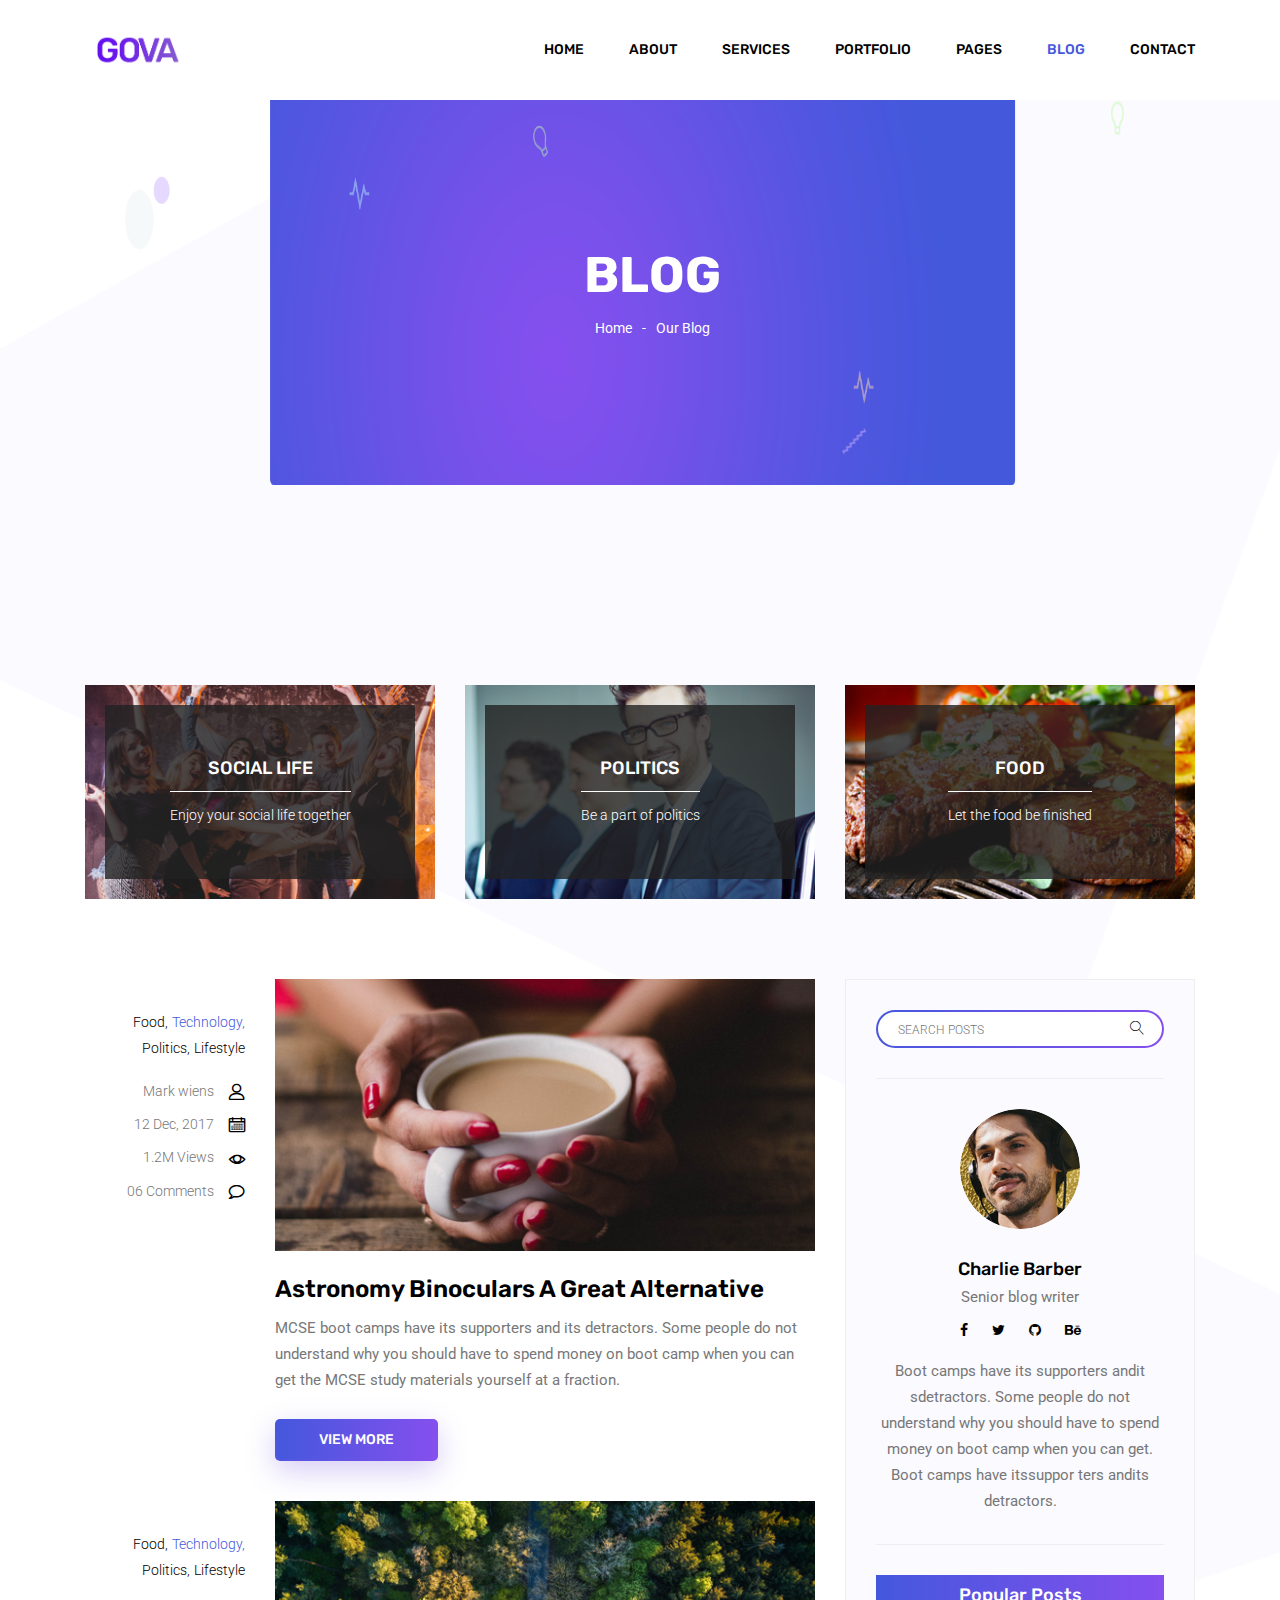
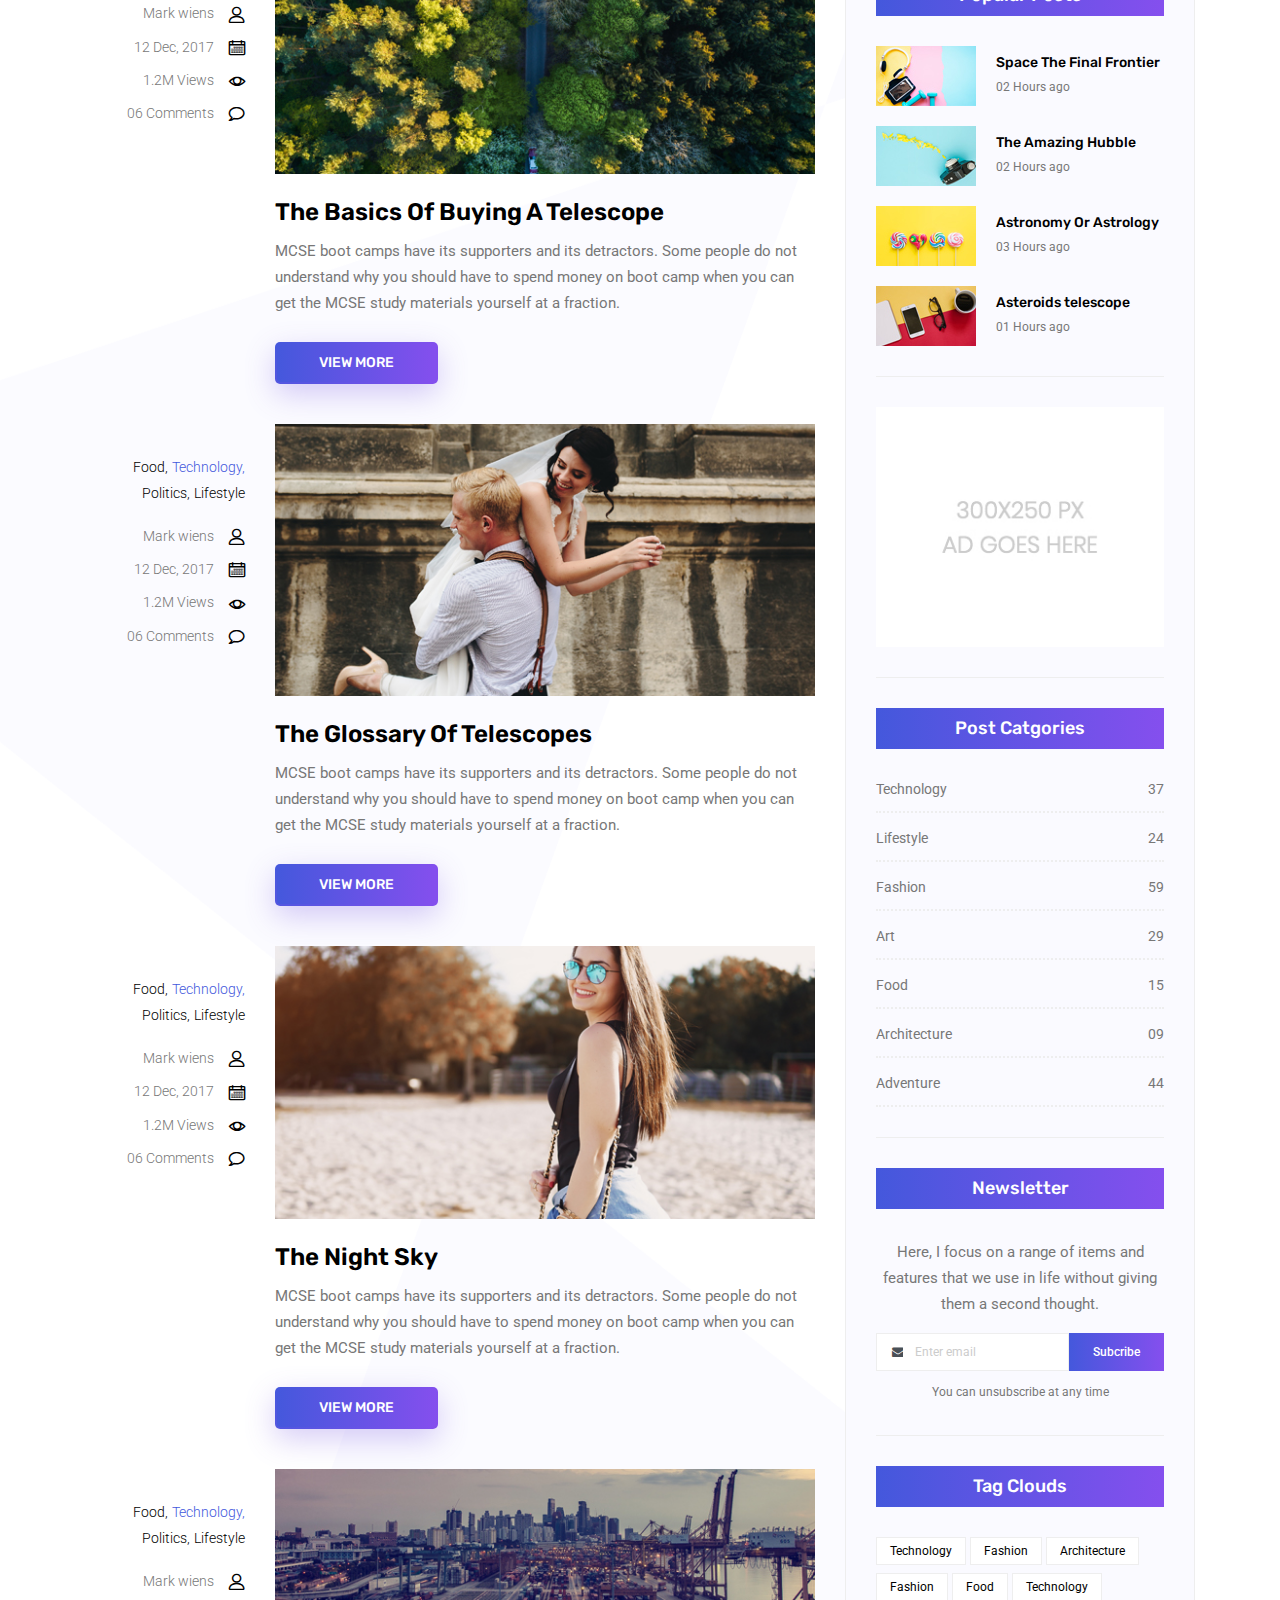
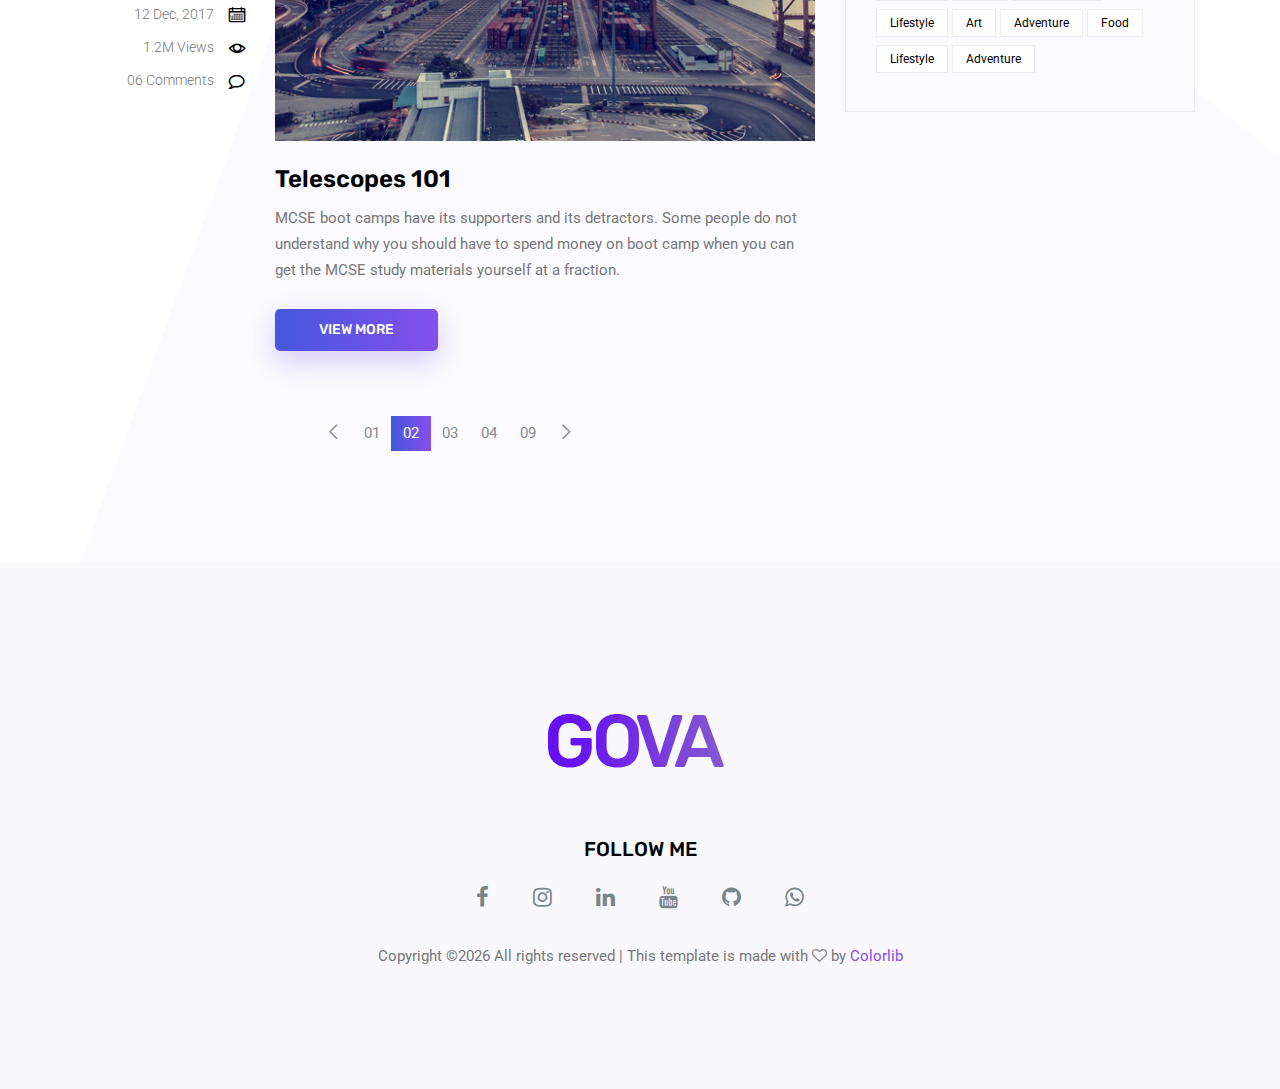
<file: blog.html>
<!doctype html>
<html lang="en">

<head>
	<!-- Required meta tags -->
	<meta charset="utf-8">
	<meta name="viewport" content="width=device-width, initial-scale=1, shrink-to-fit=no">
	<link rel="icon" href="img/favicon.png" type="image/png">
	<title>Blog</title>
	<!-- Bootstrap CSS -->
	<link rel="stylesheet" href="css/bootstrap.css">
	<link rel="stylesheet" href="vendors/linericon/style.css">
	<link rel="stylesheet" href="css/font-awesome.min.css">
	<link rel="stylesheet" href="vendors/owl-carousel/owl.carousel.min.css">
	<link rel="stylesheet" href="css/magnific-popup.css">
	<link rel="stylesheet" href="vendors/nice-select/css/nice-select.css">
	<!-- main css -->
	<link rel="stylesheet" href="css/style.css">
</head>

<body class="blog_version">

	<!--================ Start Header Area =================-->
	<header class="header_area">
		<div class="main_menu">
			<nav class="navbar navbar-expand-lg navbar-light">
				<div class="container">
					<!-- Brand and toggle get grouped for better mobile display -->
					<a class="navbar-brand logo_h" href="index.html"><img class="img-logo" src="img/logo.png" alt=""></a>
					<button class="navbar-toggler" type="button" data-toggle="collapse" data-target="#navbarSupportedContent"
					 aria-controls="navbarSupportedContent" aria-expanded="false" aria-label="Toggle navigation">
						<span class="icon-bar"></span>
						<span class="icon-bar"></span>
						<span class="icon-bar"></span>
					</button>
					<!-- Collect the nav links, forms, and other content for toggling -->
					<div class="collapse navbar-collapse offset" id="navbarSupportedContent">
						<ul class="nav navbar-nav menu_nav justify-content-end">
							<li class="nav-item"><a class="nav-link" href="index.html">Home</a></li>
							<li class="nav-item"><a class="nav-link" href="about.html">About</a></li>
							<li class="nav-item"><a class="nav-link" href="services.html">Services</a></li>
							<li class="nav-item"><a class="nav-link" href="portfolio.html">Portfolio</a></li>
							<li class="nav-item submenu dropdown">
								<a href="#" class="nav-link dropdown-toggle" data-toggle="dropdown" role="button" aria-haspopup="true"
								 aria-expanded="false">Pages</a>
								<ul class="dropdown-menu">
                                    <li class="nav-item"><a class="nav-link" href="elements.html">Elements</a></li>
                                    <li class="nav-item"><a class="nav-link" href="portfolio-details.html">Portfolio Details</a></li>
								</ul>
							</li>
							<li class="nav-item submenu dropdown active">
								<a href="#" class="nav-link dropdown-toggle" data-toggle="dropdown" role="button" aria-haspopup="true"
								 aria-expanded="false">Blog</a>
								<ul class="dropdown-menu">
									<li class="nav-item"><a class="nav-link" href="blog.html">Blog</a></li>
									<li class="nav-item"><a class="nav-link" href="single-blog.html">Blog Details</a></li>
								</ul>
							</li>
							<li class="nav-item"><a class="nav-link" href="contact.html">Contact</a></li>
						</ul>
					</div>
				</div>
			</nav>
		</div>
	</header>
	<!--================ End Header Area =================-->

    <!--================ Start Banner Area =================-->
    <section class="banner_area">
        <div class="banner_inner d-flex align-items-center">
            <div class="container">
                <div class="banner_content text-center">
                    <h2>Blog</h2>
                    <div class="page_link">
                        <a href="index.html">Home</a>
                        <a href="blog.html">Our Blog</a>
                    </div>
                </div>
            </div>
        </div>
    </section>
    <!--================ End Banner Area =================-->
        
    <!--================Blog Categorie Area =================-->
    <section class="blog_categorie_area section_gap_top">
        <div class="container">
            <div class="row">
                <div class="col-lg-4">
                    <div class="categories_post">
                        <img src="img/blog/cat-post/cat-post-3.jpg" alt="post">
                        <div class="categories_details">
                            <div class="categories_text">
                                <a href="single-blog.html"><h5>Social Life</h5></a>
                                <div class="border_line"></div>
                                <p>Enjoy your social life together</p>
                            </div>
                        </div>
                    </div>
                </div>
                <div class="col-lg-4">
                    <div class="categories_post">
                        <img src="img/blog/cat-post/cat-post-2.jpg" alt="post">
                        <div class="categories_details">
                            <div class="categories_text">
                                <a href="single-blog.html"><h5>Politics</h5></a>
                                <div class="border_line"></div>
                                <p>Be a part of politics</p>
                            </div>
                        </div>
                    </div>
                </div>
                <div class="col-lg-4">
                    <div class="categories_post">
                        <img src="img/blog/cat-post/cat-post-1.jpg" alt="post">
                        <div class="categories_details">
                            <div class="categories_text">
                                <a href="single-blog.html"><h5>Food</h5></a>
                                <div class="border_line"></div>
                                <p>Let the food be finished</p>
                            </div>
                        </div>
                    </div>
                </div>
            </div>
        </div>
    </section>
    <!--================Blog Categorie Area =================-->
    
    <!--================Blog Area =================-->
    <section class="blog_area">
        <div class="container">
            <div class="row">
                <div class="col-lg-8">
                    <div class="blog_left_sidebar">
                        <article class="row blog_item">
                            <div class="col-md-3">
                                <div class="blog_info text-right">
                                    <div class="post_tag">
                                        <a href="#">Food,</a>
                                        <a class="active" href="#">Technology,</a>
                                        <a href="#">Politics,</a>
                                        <a href="#">Lifestyle</a>
                                    </div>
                                    <ul class="blog_meta list">
                                        <li><a href="#">Mark wiens<i class="lnr lnr-user"></i></a></li>
                                        <li><a href="#">12 Dec, 2017<i class="lnr lnr-calendar-full"></i></a></li>
                                        <li><a href="#">1.2M Views<i class="lnr lnr-eye"></i></a></li>
                                        <li><a href="#">06 Comments<i class="lnr lnr-bubble"></i></a></li>
                                    </ul>
                                </div>
                            </div>
                            <div class="col-md-9">
                                <div class="blog_post">
                                    <img src="img/blog/main-blog/m-blog-1.jpg" alt="">
                                    <div class="blog_details">
                                        <a href="single-blog.html"><h2>Astronomy Binoculars A Great Alternative</h2></a>
                                        <p>MCSE boot camps have its supporters and its detractors. Some people do not understand why you should have to spend money on boot camp when you can get the MCSE study materials yourself at a fraction.</p>
                                        <a href="single-blog.html" class="primary_btn"><span>View More</span></a>
                                    </div>
                                </div>
                            </div>
                        </article>
                        <article class="row blog_item">
                            <div class="col-md-3">
                                <div class="blog_info text-right">
                                    <div class="post_tag">
                                        <a href="#">Food,</a>
                                        <a class="active" href="#">Technology,</a>
                                        <a href="#">Politics,</a>
                                        <a href="#">Lifestyle</a>
                                    </div>
                                    <ul class="blog_meta list">
                                        <li><a href="#">Mark wiens<i class="lnr lnr-user"></i></a></li>
                                        <li><a href="#">12 Dec, 2017<i class="lnr lnr-calendar-full"></i></a></li>
                                        <li><a href="#">1.2M Views<i class="lnr lnr-eye"></i></a></li>
                                        <li><a href="#">06 Comments<i class="lnr lnr-bubble"></i></a></li>
                                    </ul>
                                </div>
                            </div>
                            <div class="col-md-9">
                                <div class="blog_post">
                                    <img src="img/blog/main-blog/m-blog-2.jpg" alt="">
                                    <div class="blog_details">
                                        <a href="single-blog.html"><h2>The Basics Of Buying A Telescope</h2></a>
                                        <p>MCSE boot camps have its supporters and its detractors. Some people do not understand why you should have to spend money on boot camp when you can get the MCSE study materials yourself at a fraction.</p>
                                        <a href="single-blog.html" class="primary_btn"><span>View More</span></a>
                                    </div>
                                </div>
                            </div>
                        </article>
                        <article class="row blog_item">
                            <div class="col-md-3">
                                <div class="blog_info text-right">
                                    <div class="post_tag">
                                        <a href="#">Food,</a>
                                        <a class="active" href="#">Technology,</a>
                                        <a href="#">Politics,</a>
                                        <a href="#">Lifestyle</a>
                                    </div>
                                    <ul class="blog_meta list">
                                        <li><a href="#">Mark wiens<i class="lnr lnr-user"></i></a></li>
                                        <li><a href="#">12 Dec, 2017<i class="lnr lnr-calendar-full"></i></a></li>
                                        <li><a href="#">1.2M Views<i class="lnr lnr-eye"></i></a></li>
                                        <li><a href="#">06 Comments<i class="lnr lnr-bubble"></i></a></li>
                                    </ul>
                                </div>
                            </div>
                            <div class="col-md-9">
                                <div class="blog_post">
                                    <img src="img/blog/main-blog/m-blog-3.jpg" alt="">
                                    <div class="blog_details">
                                        <a href="single-blog.html"><h2>The Glossary Of Telescopes</h2></a>
                                        <p>MCSE boot camps have its supporters and its detractors. Some people do not understand why you should have to spend money on boot camp when you can get the MCSE study materials yourself at a fraction.</p>
                                        <a href="single-blog.html" class="primary_btn"><span>View More</span></a>
                                    </div>
                                </div>
                            </div>
                        </article>
                        <article class="row blog_item">
                            <div class="col-md-3">
                                <div class="blog_info text-right">
                                    <div class="post_tag">
                                        <a href="#">Food,</a>
                                        <a class="active" href="#">Technology,</a>
                                        <a href="#">Politics,</a>
                                        <a href="#">Lifestyle</a>
                                    </div>
                                    <ul class="blog_meta list">
                                        <li><a href="#">Mark wiens<i class="lnr lnr-user"></i></a></li>
                                        <li><a href="#">12 Dec, 2017<i class="lnr lnr-calendar-full"></i></a></li>
                                        <li><a href="#">1.2M Views<i class="lnr lnr-eye"></i></a></li>
                                        <li><a href="#">06 Comments<i class="lnr lnr-bubble"></i></a></li>
                                    </ul>
                                </div>
                            </div>
                            <div class="col-md-9">
                                <div class="blog_post">
                                    <img src="img/blog/main-blog/m-blog-4.jpg" alt="">
                                    <div class="blog_details">
                                        <a href="single-blog.html"><h2>The Night Sky</h2></a>
                                        <p>MCSE boot camps have its supporters and its detractors. Some people do not understand why you should have to spend money on boot camp when you can get the MCSE study materials yourself at a fraction.</p>
                                        <a href="single-blog.html" class="primary_btn"><span>View More</span></a>
                                    </div>
                                </div>
                            </div>
                        </article>
                        <article class="row blog_item">
                            <div class="col-md-3">
                                <div class="blog_info text-right">
                                    <div class="post_tag">
                                        <a href="#">Food,</a>
                                        <a class="active" href="#">Technology,</a>
                                        <a href="#">Politics,</a>
                                        <a href="#">Lifestyle</a>
                                    </div>
                                    <ul class="blog_meta list">
                                        <li><a href="#">Mark wiens<i class="lnr lnr-user"></i></a></li>
                                        <li><a href="#">12 Dec, 2017<i class="lnr lnr-calendar-full"></i></a></li>
                                        <li><a href="#">1.2M Views<i class="lnr lnr-eye"></i></a></li>
                                        <li><a href="#">06 Comments<i class="lnr lnr-bubble"></i></a></li>
                                    </ul>
                                </div>
                            </div>
                            <div class="col-md-9">
                                <div class="blog_post">
                                    <img src="img/blog/main-blog/m-blog-5.jpg" alt="">
                                    <div class="blog_details">
                                        <a href="single-blog.html"><h2>Telescopes 101</h2></a>
                                        <p>MCSE boot camps have its supporters and its detractors. Some people do not understand why you should have to spend money on boot camp when you can get the MCSE study materials yourself at a fraction.</p>
                                        <a href="single-blog.html" class="primary_btn"><span>View More</span></a>
                                    </div>
                                </div>
                            </div>
                        </article>
                        <nav class="blog-pagination justify-content-center d-flex">
                            <ul class="pagination">
                                <li class="page-item">
                                    <a href="#" class="page-link" aria-label="Previous">
                                        <span aria-hidden="true">
                                            <span class="lnr lnr-chevron-left"></span>
                                        </span>
                                    </a>
                                </li>
                                <li class="page-item"><a href="#" class="page-link">01</a></li>
                                <li class="page-item active"><a href="#" class="page-link">02</a></li>
                                <li class="page-item"><a href="#" class="page-link">03</a></li>
                                <li class="page-item"><a href="#" class="page-link">04</a></li>
                                <li class="page-item"><a href="#" class="page-link">09</a></li>
                                <li class="page-item">
                                    <a href="#" class="page-link" aria-label="Next">
                                        <span aria-hidden="true">
                                            <span class="lnr lnr-chevron-right"></span>
                                        </span>
                                    </a>
                                </li>
                            </ul>
                        </nav>
                    </div>
                </div>
                <div class="col-lg-4">
                    <div class="blog_right_sidebar">
                        <aside class="single_sidebar_widget search_widget">
                            <div class="input-group">
                                <input type="text" class="form-control" placeholder="Search Posts">
                                <span class="input-group-btn">
                                    <button class="btn btn-default" type="button"><i class="lnr lnr-magnifier"></i></button>
                                </span>
                            </div><!-- /input-group -->
                            <div class="br"></div>
                        </aside>
                        <aside class="single_sidebar_widget author_widget">
                            <img class="author_img rounded-circle" src="img/blog/author.png" alt="">
                            <h4>Charlie Barber</h4>
                            <p>Senior blog writer</p>
                            <div class="social_icon">
                                <a href="#"><i class="fa fa-facebook"></i></a>
                                <a href="#"><i class="fa fa-twitter"></i></a>
                                <a href="#"><i class="fa fa-github"></i></a>
                                <a href="#"><i class="fa fa-behance"></i></a>
                            </div>
                            <p>Boot camps have its supporters andit sdetractors. Some people do not understand why you should have to spend money on boot camp when you can get. Boot camps have itssuppor ters andits detractors.</p>
                            <div class="br"></div>
                        </aside>
                        <aside class="single_sidebar_widget popular_post_widget">
                            <h3 class="widget_title">Popular Posts</h3>
                            <div class="media post_item">
                                <img src="img/blog/popular-post/post1.jpg" alt="post">
                                <div class="media-body">
                                    <a href="single-blog.html"><h3>Space The Final Frontier</h3></a>
                                    <p>02 Hours ago</p>
                                </div>
                            </div>
                            <div class="media post_item">
                                <img src="img/blog/popular-post/post2.jpg" alt="post">
                                <div class="media-body">
                                    <a href="single-blog.html"><h3>The Amazing Hubble</h3></a>
                                    <p>02 Hours ago</p>
                                </div>
                            </div>
                            <div class="media post_item">
                                <img src="img/blog/popular-post/post3.jpg" alt="post">
                                <div class="media-body">
                                    <a href="single-blog.html"><h3>Astronomy Or Astrology</h3></a>
                                    <p>03 Hours ago</p>
                                </div>
                            </div>
                            <div class="media post_item">
                                <img src="img/blog/popular-post/post4.jpg" alt="post">
                                <div class="media-body">
                                    <a href="single-blog.html"><h3>Asteroids telescope</h3></a>
                                    <p>01 Hours ago</p>
                                </div>
                            </div>
                            <div class="br"></div>
                        </aside>
                        <aside class="single_sidebar_widget ads_widget">
                            <a href="#"><img class="img-fluid" src="img/blog/add.jpg" alt=""></a>
                            <div class="br"></div>
                        </aside>
                        <aside class="single_sidebar_widget post_category_widget">
                            <h4 class="widget_title">Post Catgories</h4>
                            <ul class="list cat-list">
                                <li>
                                    <a href="#" class="d-flex justify-content-between">
                                        <p>Technology</p>
                                        <p>37</p>
                                    </a>
                                </li>
                                <li>
                                    <a href="#" class="d-flex justify-content-between">
                                        <p>Lifestyle</p>
                                        <p>24</p>
                                    </a>
                                </li>
                                <li>
                                    <a href="#" class="d-flex justify-content-between">
                                        <p>Fashion</p>
                                        <p>59</p>
                                    </a>
                                </li>
                                <li>
                                    <a href="#" class="d-flex justify-content-between">
                                        <p>Art</p>
                                        <p>29</p>
                                    </a>
                                </li>
                                <li>
                                    <a href="#" class="d-flex justify-content-between">
                                        <p>Food</p>
                                        <p>15</p>
                                    </a>
                                </li>
                                <li>
                                    <a href="#" class="d-flex justify-content-between">
                                        <p>Architecture</p>
                                        <p>09</p>
                                    </a>
                                </li>
                                <li>
                                    <a href="#" class="d-flex justify-content-between">
                                        <p>Adventure</p>
                                        <p>44</p>
                                    </a>
                                </li>															
                            </ul>
                            <div class="br"></div>
                        </aside>
                        <aside class="single-sidebar-widget newsletter_widget">
                            <h4 class="widget_title">Newsletter</h4>
                            <p>
                            Here, I focus on a range of items and features that we use in life without
                            giving them a second thought.
                            </p>
                            <div class="form-group d-flex flex-row">
                                <div class="input-group">
                                    <div class="input-group-prepend">
                                        <div class="input-group-text"><i class="fa fa-envelope" aria-hidden="true"></i></div>
                                    </div>
                                    <input type="text" class="form-control" id="inlineFormInputGroup" placeholder="Enter email" onfocus="this.placeholder = ''" onblur="this.placeholder = 'Enter email'">
                                </div>
                                <a href="#" class="bbtns">Subcribe</a>
                            </div>	
                            <p class="text-bottom">You can unsubscribe at any time</p>	
                            <div class="br"></div>							
                        </aside>
                        <aside class="single-sidebar-widget tag_cloud_widget">
                            <h4 class="widget_title">Tag Clouds</h4>
                            <ul class="list">
                                <li><a href="#">Technology</a></li>
                                <li><a href="#">Fashion</a></li>
                                <li><a href="#">Architecture</a></li>
                                <li><a href="#">Fashion</a></li>
                                <li><a href="#">Food</a></li>
                                <li><a href="#">Technology</a></li>
                                <li><a href="#">Lifestyle</a></li>
                                <li><a href="#">Art</a></li>
                                <li><a href="#">Adventure</a></li>
                                <li><a href="#">Food</a></li>
                                <li><a href="#">Lifestyle</a></li>
                                <li><a href="#">Adventure</a></li>
                            </ul>
                        </aside>
                    </div>
                </div>
            </div>
        </div>
    </section>
    <!--================Blog Area =================-->
    
    <!--================Footer Area =================-->
	<footer class="footer_area">
        <div class="container">
            <div class="row justify-content-center">
                <div class="col-lg-12">
                    <div class="footer_top flex-column">
                        <div class="footer_logo">
                            <a href="#">
                                <img src="img/logo.png" alt="">
                            </a>
                            <h4>Follow Me</h4>
                        </div>
                        <div class="footer_social">
							<a href="https://www.facebook.com/govardanan.gms"><i class="fa fa-facebook"></i></a>
							<a href="https://www.instagram.com/govardanancoimbatore/"><i class="fa fa-instagram"></i></a>
							<a href="https://www.linkedin.com/in/govardanan-s-l-21b1371b2/"><i class="fa fa-linkedin"></i></a>
							<a href="https://www.youtube.com/channel/UCq7-W7Atg1Nx2fl7srYJD7g?view_as=subscriber\"><i class="fa fa-youtube"></i></a>
							<a href="https://github.com/brucegrapes"><i class="fa fa-github"></i></a>
							<a href="https://wa.me/917397572567"><i class="fa fa-whatsapp"></i></a>
						</div>
                    </div>
                </div>
            </div>
            <div class="row footer_bottom justify-content-center">
                <p class="col-lg-8 col-sm-12 footer-text">
                    <!-- Link back to Colorlib can't be removed. Template is licensed under CC BY 3.0. -->
Copyright &copy;<script>document.write(new Date().getFullYear());</script> All rights reserved | This template is made with <i class="fa fa-heart-o" aria-hidden="true"></i> by <a href="https://colorlib.com" target="_blank">Colorlib</a>
<!-- Link back to Colorlib can't be removed. Template is licensed under CC BY 3.0. --></p>
            </div>
        </div>
    </footer>
    <!--================End Footer Area =================-->
   
    <!-- Optional JavaScript -->
    <!-- jQuery first, then Popper.js, then Bootstrap JS -->
    <script src="js/jquery-3.2.1.min.js"></script>
    <script src="js/popper.js"></script>
    <script src="js/bootstrap.min.js"></script>
    <script src="js/stellar.js"></script>
    <script src="vendors/lightbox/simpleLightbox.min.js"></script>
    <script src="vendors/nice-select/js/jquery.nice-select.min.js"></script>
    <script src="vendors/isotope/imagesloaded.pkgd.min.js"></script>
    <script src="vendors/isotope/isotope-min.js"></script>
    <script src="vendors/owl-carousel/owl.carousel.min.js"></script>
    <script src="js/jquery.ajaxchimp.min.js"></script>
    <script src="js/mail-script.js"></script>
    <script src="js/theme.js"></script>
</body>
</html>
</file>
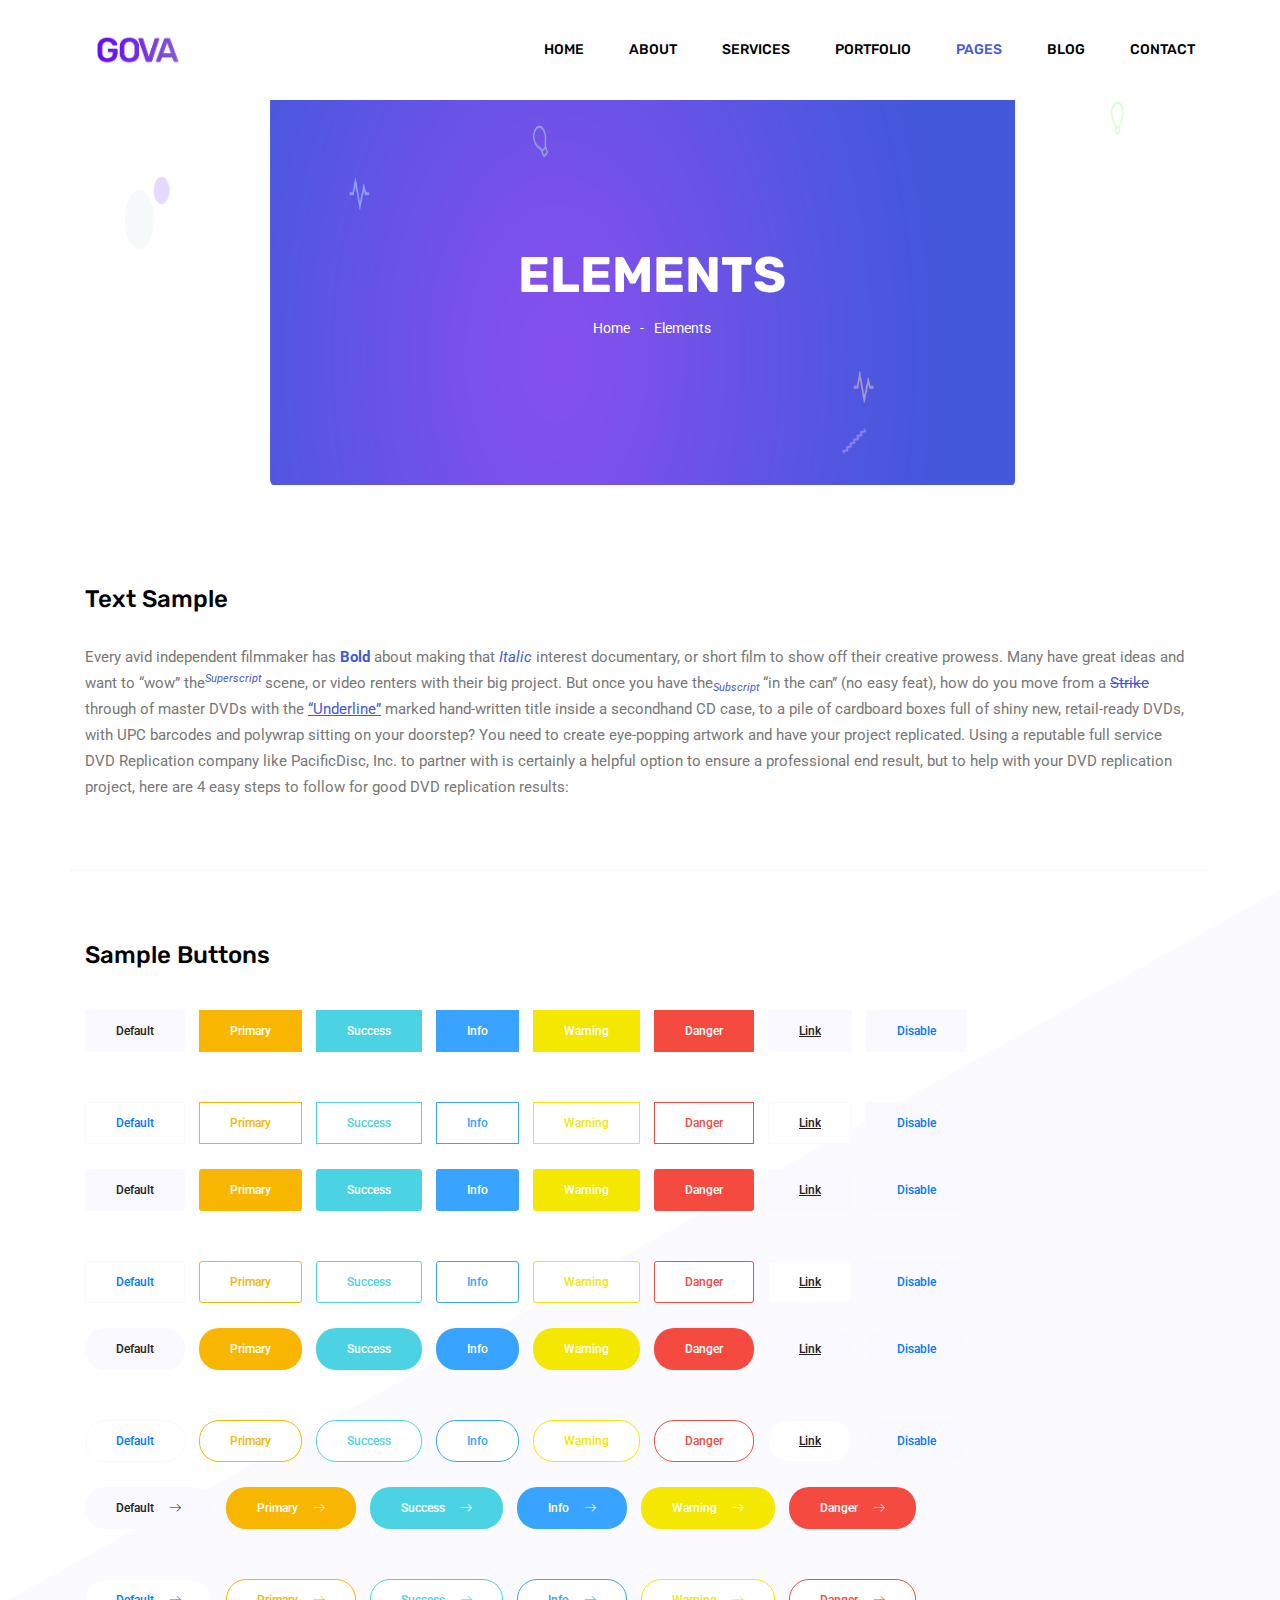
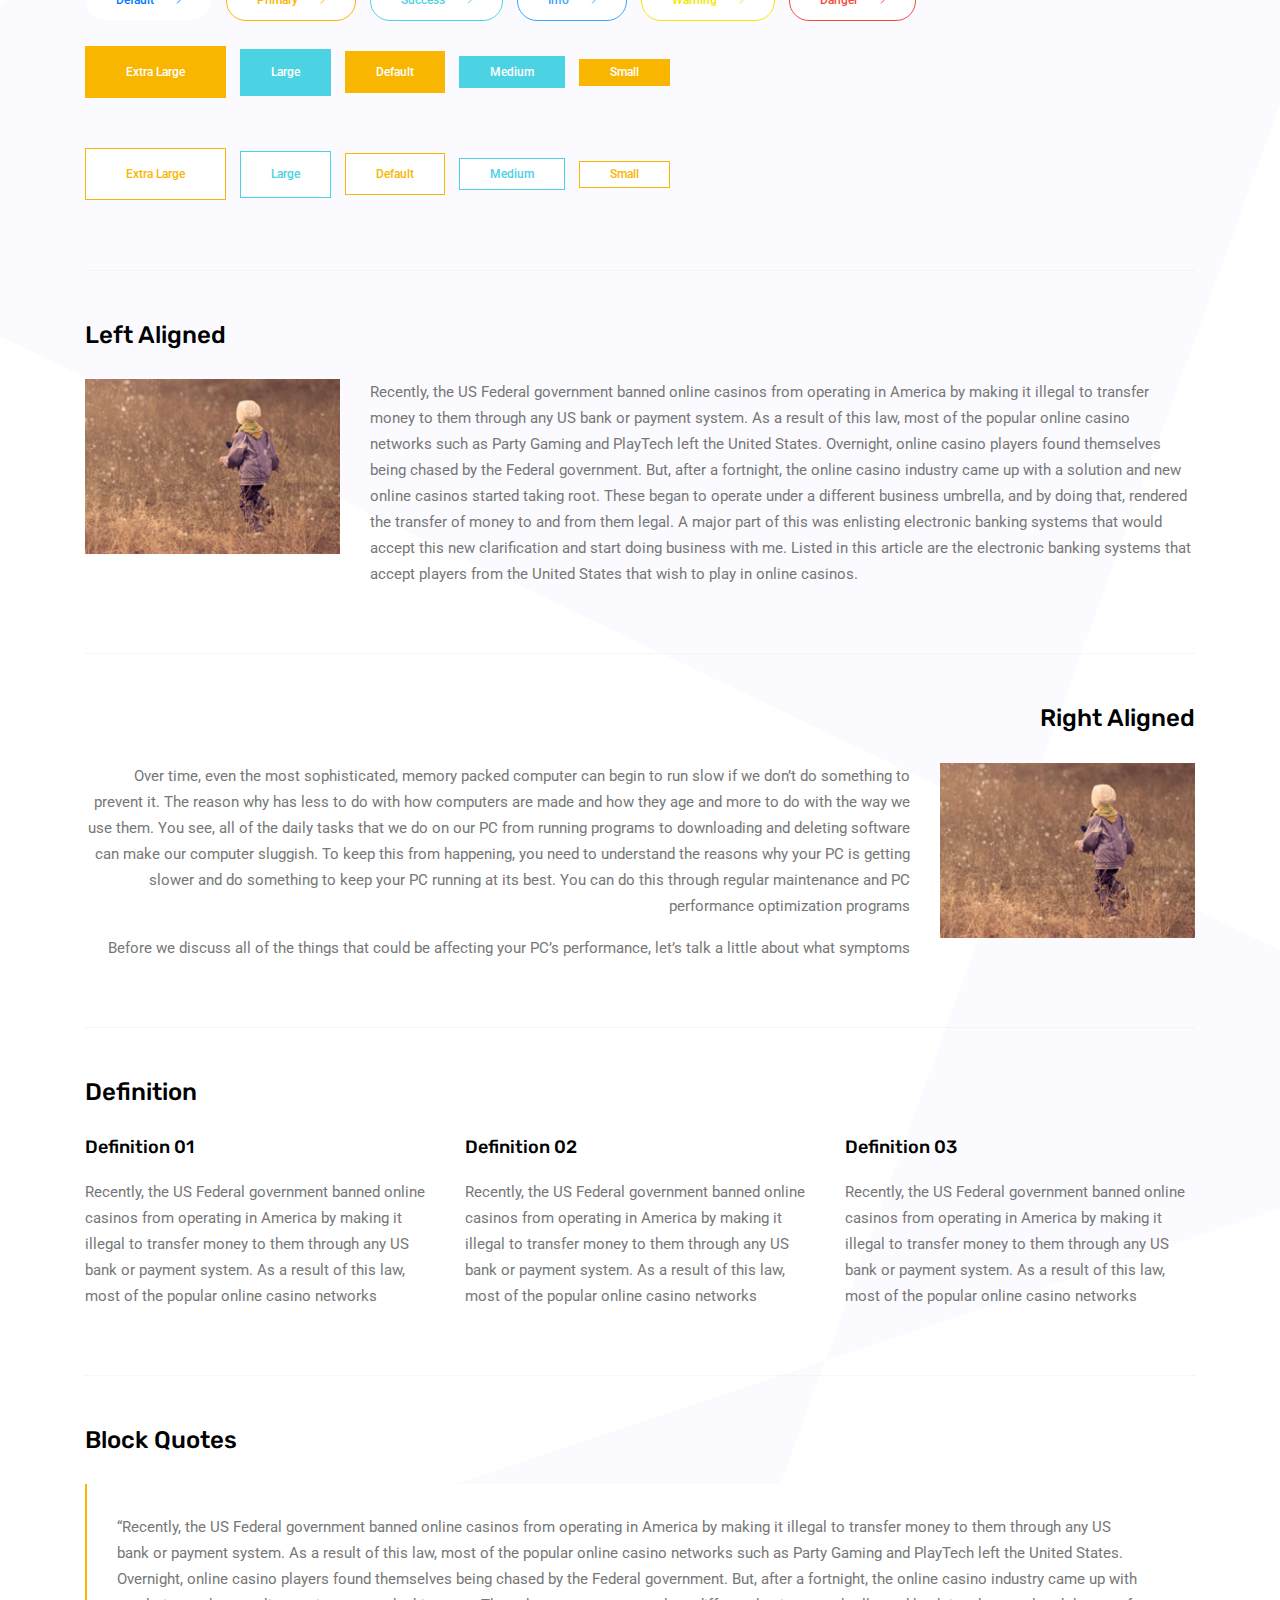
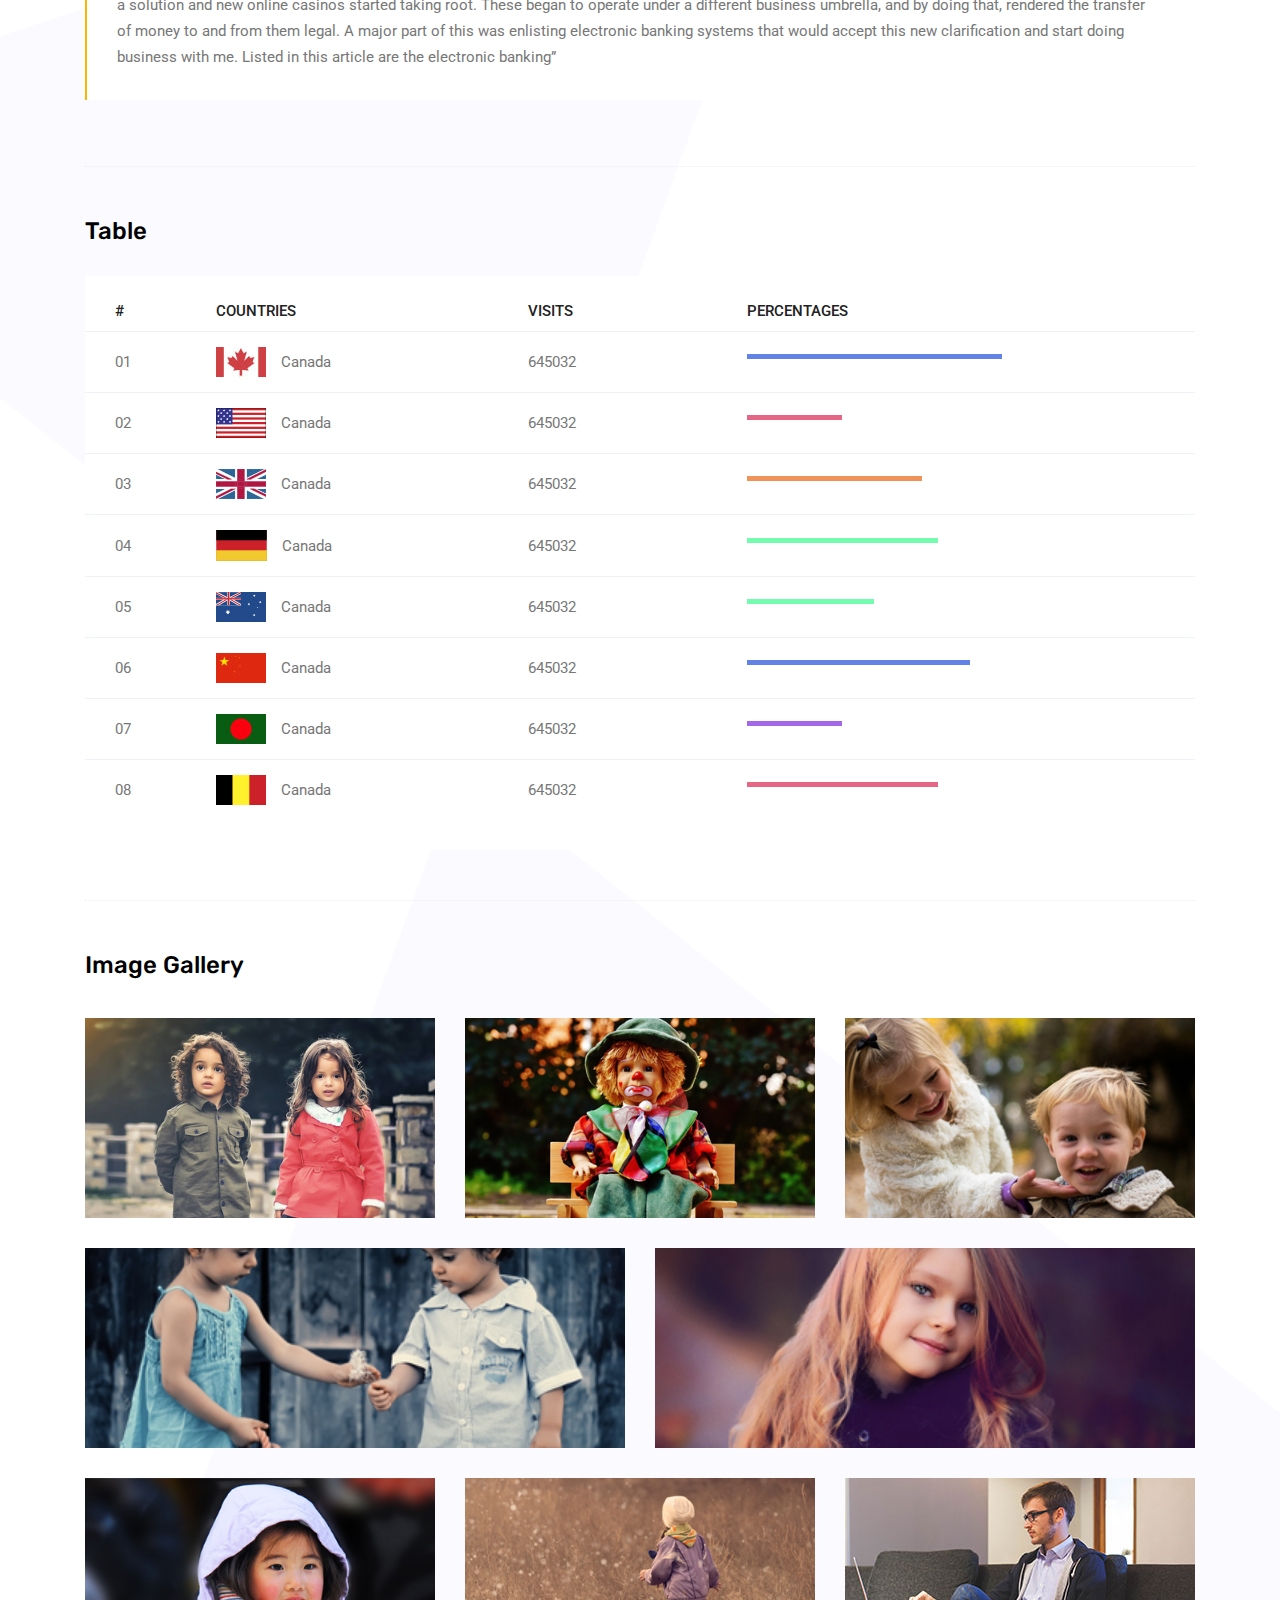
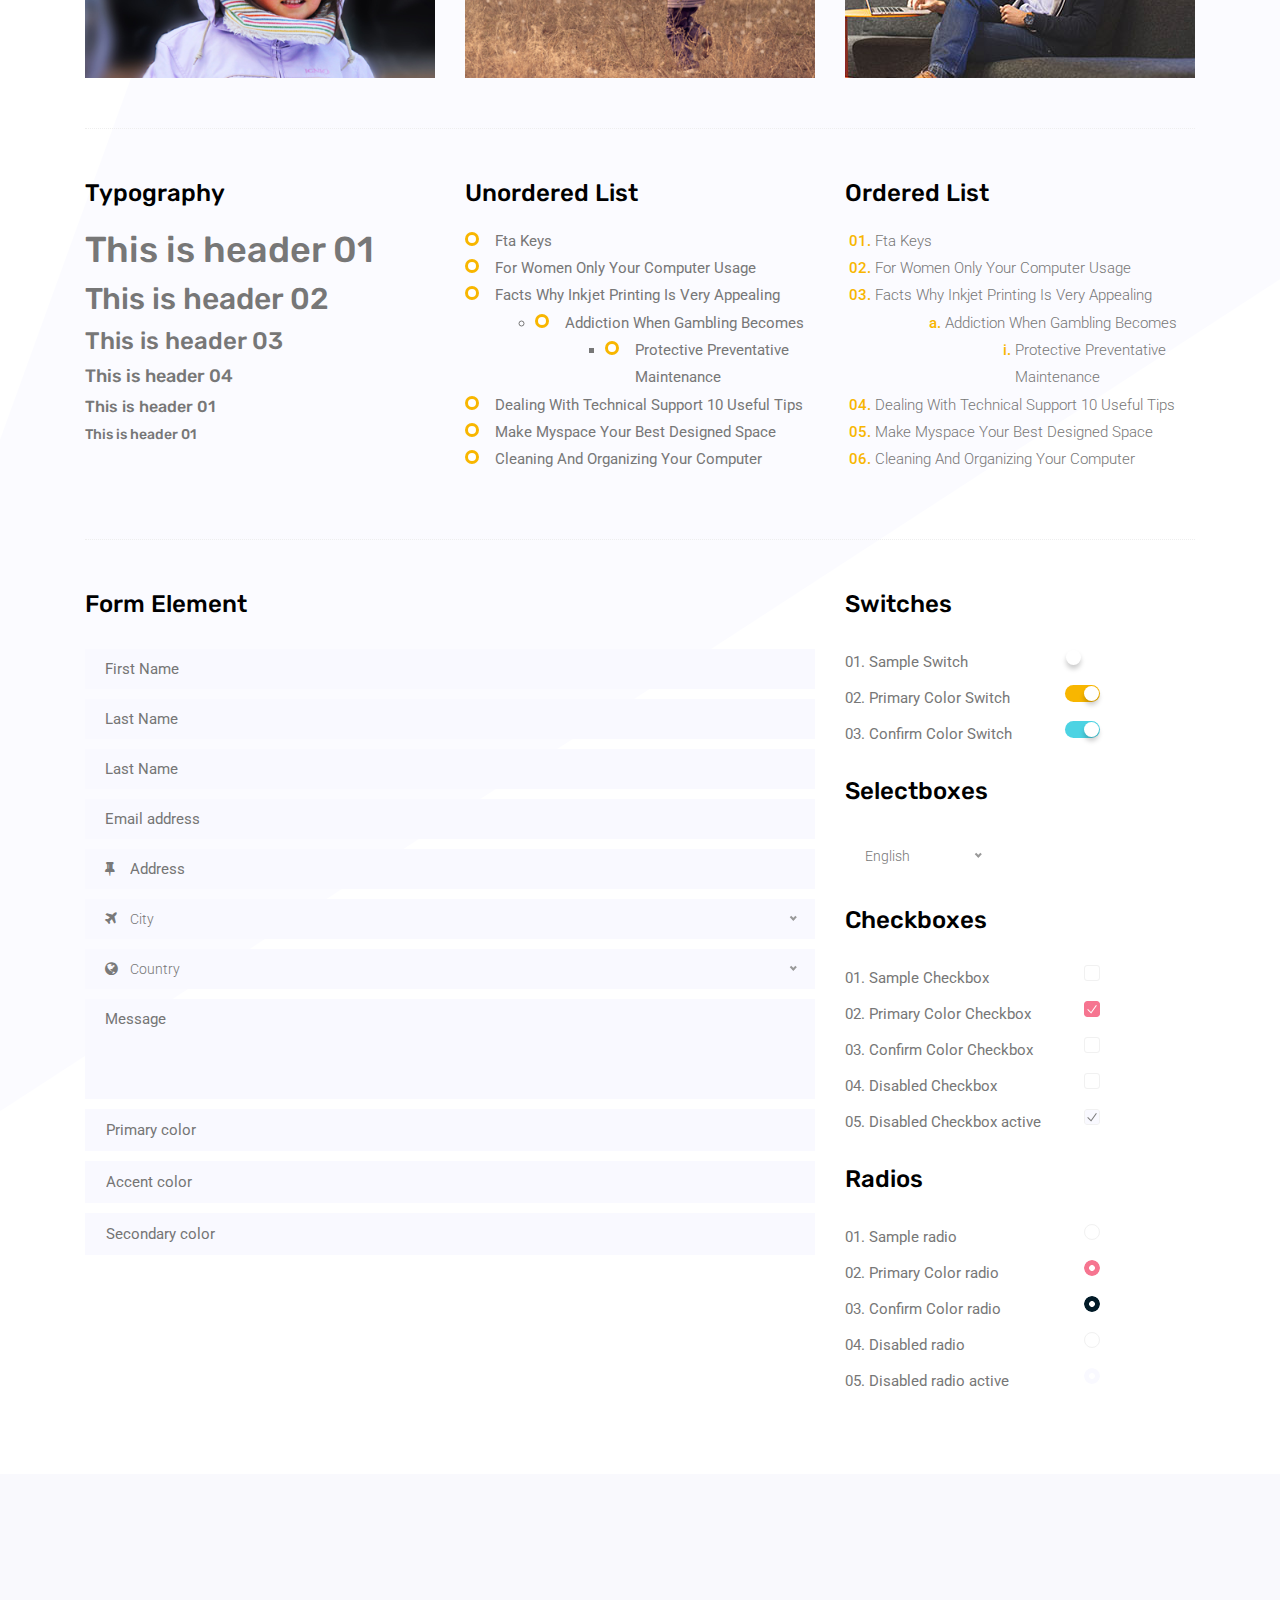
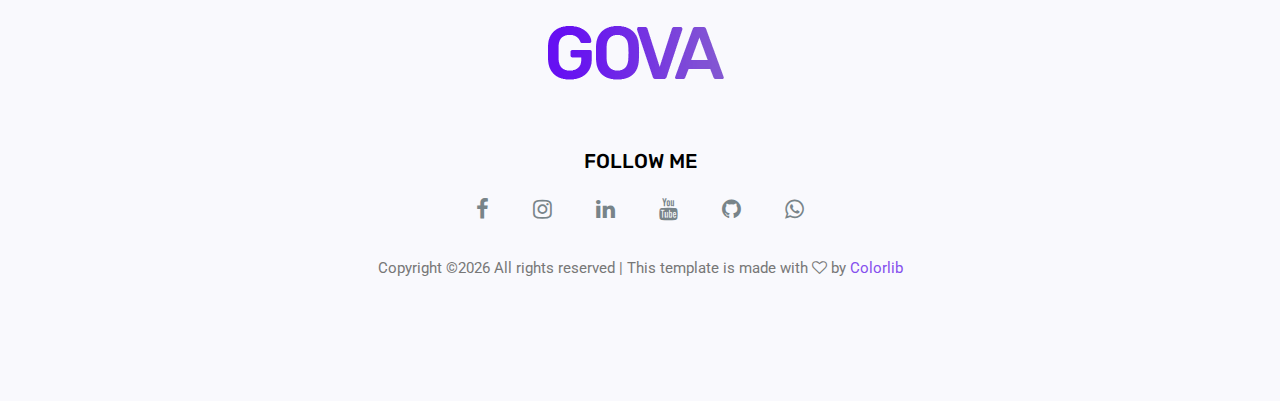
<file: elements.html>
<!doctype html>
<html lang="en">

<head>
	<!-- Required meta tags -->
	<meta charset="utf-8">
	<meta name="viewport" content="width=device-width, initial-scale=1, shrink-to-fit=no">
	<link rel="icon" href="img/favicon.png" type="image/png">
	<title>Elements</title>
	<!-- Bootstrap CSS -->
	<link rel="stylesheet" href="css/bootstrap.css">
	<link rel="stylesheet" href="vendors/linericon/style.css">
	<link rel="stylesheet" href="css/font-awesome.min.css">
	<link rel="stylesheet" href="vendors/owl-carousel/owl.carousel.min.css">
	<link rel="stylesheet" href="css/magnific-popup.css">
	<link rel="stylesheet" href="vendors/nice-select/css/nice-select.css">
	<!-- main css -->
	<link rel="stylesheet" href="css/style.css">
</head>

<body class="blog_version">

	<!--================ Start Header Area =================-->
	<header class="header_area">
		<div class="main_menu">
			<nav class="navbar navbar-expand-lg navbar-light">
				<div class="container">
					<!-- Brand and toggle get grouped for better mobile display -->
					<a class="navbar-brand logo_h" href="index.html"><img class="img-logo" src="img/logo.png" alt=""></a>
					<button class="navbar-toggler" type="button" data-toggle="collapse" data-target="#navbarSupportedContent"
					 aria-controls="navbarSupportedContent" aria-expanded="false" aria-label="Toggle navigation">
						<span class="icon-bar"></span>
						<span class="icon-bar"></span>
						<span class="icon-bar"></span>
					</button>
					<!-- Collect the nav links, forms, and other content for toggling -->
					<div class="collapse navbar-collapse offset" id="navbarSupportedContent">
						<ul class="nav navbar-nav menu_nav justify-content-end">
							<li class="nav-item"><a class="nav-link" href="index.html">Home</a></li>
							<li class="nav-item"><a class="nav-link" href="about.html">About</a></li>
							<li class="nav-item"><a class="nav-link" href="services.html">Services</a></li>
							<li class="nav-item"><a class="nav-link" href="portfolio.html">Portfolio</a></li>
							<li class="nav-item submenu dropdown active">
								<a href="#" class="nav-link dropdown-toggle" data-toggle="dropdown" role="button" aria-haspopup="true"
								 aria-expanded="false">Pages</a>
								<ul class="dropdown-menu">
                                    <li class="nav-item"><a class="nav-link" href="elements.html">Elements</a></li>
                                    <li class="nav-item"><a class="nav-link" href="portfolio-details.html">Portfolio Details</a></li>
								</ul>
							</li>
							<li class="nav-item submenu dropdown">
								<a href="#" class="nav-link dropdown-toggle" data-toggle="dropdown" role="button" aria-haspopup="true"
								 aria-expanded="false">Blog</a>
								<ul class="dropdown-menu">
									<li class="nav-item"><a class="nav-link" href="blog.html">Blog</a></li>
									<li class="nav-item"><a class="nav-link" href="single-blog.html">Blog Details</a></li>
								</ul>
							</li>
							<li class="nav-item"><a class="nav-link" href="contact.html">Contact</a></li>
						</ul>
					</div>
				</div>
			</nav>
		</div>
	</header>
	<!--================ End Header Area =================-->

    <!--================ Start Banner Area =================-->
    <section class="banner_area">
        <div class="banner_inner d-flex align-items-center">
            <div class="container">
                <div class="banner_content text-center">
                    <h2>Elements</h2>
                    <div class="page_link">
                        <a href="index.html">Home</a>
                        <a href="elements.html">Elements</a>
                    </div>
                </div>
            </div>
        </div>
    </section>
    <!--================ End Banner Area =================-->
        
	<!-- Start Sample Area -->
	<section class="sample-text-area">
		<div class="container">
			<h3 class="text-heading title_color">Text Sample</h3>
			<p class="sample-text">
				Every avid independent filmmaker has <b>Bold</b> about making that <i>Italic</i> interest documentary, or short film to show off their creative prowess. Many have great ideas and want to “wow” the<sup>Superscript</sup> scene, or video renters with their big project.  But once you have the<sub>Subscript</sub> “in the can” (no easy feat), how do you move from a <del>Strike</del> through of master DVDs with the <u>“Underline”</u> marked hand-written title inside a secondhand CD case, to a pile of cardboard boxes full of shiny new, retail-ready DVDs, with UPC barcodes and polywrap sitting on your doorstep?  You need to create eye-popping artwork and have your project replicated. Using a reputable full service DVD Replication company like PacificDisc, Inc. to partner with is certainly a helpful option to ensure a professional end result, but to help with your DVD replication project, here are 4 easy steps to follow for good DVD replication results: 

			</p>
		</div>
	</section>
	<!-- End Sample Area -->

	<!-- Start Button -->
	<section class="button-area">
		<div class="container border-top-generic">
			<h3 class="text-heading title_color">Sample Buttons</h3>
			<div class="button-group-area">
				<a href="#" class="genric-btn default">Default</a>
				<a href="#" class="genric-btn primary">Primary</a>
				<a href="#" class="genric-btn success">Success</a>
				<a href="#" class="genric-btn info">Info</a>
				<a href="#" class="genric-btn warning">Warning</a>
				<a href="#" class="genric-btn danger">Danger</a>
				<a href="#" class="genric-btn link">Link</a>
				<a href="#" class="genric-btn disable">Disable</a>
			</div>
			<div class="button-group-area mt-10">
				<a href="#" class="genric-btn default-border">Default</a>
				<a href="#" class="genric-btn primary-border">Primary</a>
				<a href="#" class="genric-btn success-border">Success</a>
				<a href="#" class="genric-btn info-border">Info</a>
				<a href="#" class="genric-btn warning-border">Warning</a>
				<a href="#" class="genric-btn danger-border">Danger</a>
				<a href="#" class="genric-btn link-border">Link</a>
				<a href="#" class="genric-btn disable">Disable</a>
			</div>
			<div class="button-group-area mt-40">
				<a href="#" class="genric-btn default radius">Default</a>
				<a href="#" class="genric-btn primary radius">Primary</a>
				<a href="#" class="genric-btn success radius">Success</a>
				<a href="#" class="genric-btn info radius">Info</a>
				<a href="#" class="genric-btn warning radius">Warning</a>
				<a href="#" class="genric-btn danger radius">Danger</a>
				<a href="#" class="genric-btn link radius">Link</a>
				<a href="#" class="genric-btn disable radius">Disable</a>
			</div>
			<div class="button-group-area mt-10">
				<a href="#" class="genric-btn default-border radius">Default</a>
				<a href="#" class="genric-btn primary-border radius">Primary</a>
				<a href="#" class="genric-btn success-border radius">Success</a>
				<a href="#" class="genric-btn info-border radius">Info</a>
				<a href="#" class="genric-btn warning-border radius">Warning</a>
				<a href="#" class="genric-btn danger-border radius">Danger</a>
				<a href="#" class="genric-btn link-border radius">Link</a>
				<a href="#" class="genric-btn disable radius">Disable</a>
			</div>
			<div class="button-group-area mt-40">
				<a href="#" class="genric-btn default circle">Default</a>
				<a href="#" class="genric-btn primary circle">Primary</a>
				<a href="#" class="genric-btn success circle">Success</a>
				<a href="#" class="genric-btn info circle">Info</a>
				<a href="#" class="genric-btn warning circle">Warning</a>
				<a href="#" class="genric-btn danger circle">Danger</a>
				<a href="#" class="genric-btn link circle">Link</a>
				<a href="#" class="genric-btn disable circle">Disable</a>
			</div>
			<div class="button-group-area mt-10">
				<a href="#" class="genric-btn default-border circle">Default</a>
				<a href="#" class="genric-btn primary-border circle">Primary</a>
				<a href="#" class="genric-btn success-border circle">Success</a>
				<a href="#" class="genric-btn info-border circle">Info</a>
				<a href="#" class="genric-btn warning-border circle">Warning</a>
				<a href="#" class="genric-btn danger-border circle">Danger</a>
				<a href="#" class="genric-btn link-border circle">Link</a>
				<a href="#" class="genric-btn disable circle">Disable</a>
			</div>
			<div class="button-group-area mt-40">
				<a href="#" class="genric-btn default circle arrow">Default<span class="lnr lnr-arrow-right"></span></a>
				<a href="#" class="genric-btn primary circle arrow">Primary<span class="lnr lnr-arrow-right"></span></a>
				<a href="#" class="genric-btn success circle arrow">Success<span class="lnr lnr-arrow-right"></span></a>
				<a href="#" class="genric-btn info circle arrow">Info<span class="lnr lnr-arrow-right"></span></a>
				<a href="#" class="genric-btn warning circle arrow">Warning<span class="lnr lnr-arrow-right"></span></a>
				<a href="#" class="genric-btn danger circle arrow">Danger<span class="lnr lnr-arrow-right"></span></a>
			</div>
			<div class="button-group-area mt-10">
				<a href="#" class="genric-btn default-border circle arrow">Default<span class="lnr lnr-arrow-right"></span></a>
				<a href="#" class="genric-btn primary-border circle arrow">Primary<span class="lnr lnr-arrow-right"></span></a>
				<a href="#" class="genric-btn success-border circle arrow">Success<span class="lnr lnr-arrow-right"></span></a>
				<a href="#" class="genric-btn info-border circle arrow">Info<span class="lnr lnr-arrow-right"></span></a>
				<a href="#" class="genric-btn warning-border circle arrow">Warning<span class="lnr lnr-arrow-right"></span></a>
				<a href="#" class="genric-btn danger-border circle arrow">Danger<span class="lnr lnr-arrow-right"></span></a>
			</div>
			<div class="button-group-area mt-40">
				<a href="#" class="genric-btn primary e-large">Extra Large</a>
				<a href="#" class="genric-btn success large">Large</a>
				<a href="#" class="genric-btn primary">Default</a>
				<a href="#" class="genric-btn success medium">Medium</a>
				<a href="#" class="genric-btn primary small">Small</a>
			</div>
			<div class="button-group-area mt-10">
				<a href="#" class="genric-btn primary-border e-large">Extra Large</a>
				<a href="#" class="genric-btn success-border large">Large</a>
				<a href="#" class="genric-btn primary-border">Default</a>
				<a href="#" class="genric-btn success-border medium">Medium</a>
				<a href="#" class="genric-btn primary-border small">Small</a>
			</div>
		</div>
	</section>
	<!-- End Button -->
	
	<!-- Start Align Area -->
	<div class="whole-wrap">
		<div class="container">
			<div class="section-top-border">
				<h3 class="mb-30 title_color">Left Aligned</h3>
				<div class="row">
					<div class="col-md-3">
						<img src="img/elements/d.jpg" alt="" class="img-fluid">
					</div>
					<div class="col-md-9 mt-sm-20 left-align-p">
						<p>Recently, the US Federal government banned online casinos from operating in America by making it illegal to transfer money to them through any US bank or payment system. As a result of this law, most of the popular online casino networks such as Party Gaming and PlayTech left the United States. Overnight, online casino players found themselves being chased by the Federal government. But, after a fortnight, the online casino industry came up with a solution and new online casinos started taking root. These began to operate under a different business umbrella, and by doing that, rendered the transfer of money to and from them legal. A major part of this was enlisting electronic banking systems that would accept this new clarification and start doing business with me. Listed in this article are the electronic banking systems that accept players from the United States that wish to play in online casinos.</p>
					</div>
				</div>
			</div>
			<div class="section-top-border text-right">
				<h3 class="mb-30 title_color">Right Aligned</h3>
				<div class="row">
					<div class="col-md-9">
						<p class="text-right">Over time, even the most sophisticated, memory packed computer can begin to run slow if we don’t do something to prevent it. The reason why has less to do with how computers are made and how they age and more to do with the way we use them. You see, all of the daily tasks that we do on our PC from running programs to downloading and deleting software can make our computer sluggish. To keep this from happening, you need to understand the reasons why your PC is getting slower and do something to keep your PC running at its best. You can do this through regular maintenance and PC performance optimization programs</p>
						<p class="text-right">Before we discuss all of the things that could be affecting your PC’s performance, let’s talk a little about what symptoms</p>
					</div>
					<div class="col-md-3">
						<img src="img/elements/d.jpg" alt="" class="img-fluid">
					</div>
				</div>
			</div>
			<div class="section-top-border">
				<h3 class="mb-30 title_color">Definition</h3>
				<div class="row">
					<div class="col-md-4">
						<div class="single-defination">
							<h4 class="mb-20">Definition 01</h4>
							<p>Recently, the US Federal government banned online casinos from operating in America by making it illegal to transfer money to them through any US bank or payment system. As a result of this law, most of the popular online casino networks</p>
						</div>
					</div>
					<div class="col-md-4">
						<div class="single-defination">
							<h4 class="mb-20">Definition 02</h4>
							<p>Recently, the US Federal government banned online casinos from operating in America by making it illegal to transfer money to them through any US bank or payment system. As a result of this law, most of the popular online casino networks</p>
						</div>
					</div>
					<div class="col-md-4">
						<div class="single-defination">
							<h4 class="mb-20">Definition 03</h4>
							<p>Recently, the US Federal government banned online casinos from operating in America by making it illegal to transfer money to them through any US bank or payment system. As a result of this law, most of the popular online casino networks</p>
						</div>
					</div>
				</div>
			</div>
			<div class="section-top-border">
				<h3 class="mb-30 title_color">Block Quotes</h3>
				<div class="row">
					<div class="col-lg-12">
						<blockquote class="generic-blockquote">
							“Recently, the US Federal government banned online casinos from operating in America by making it illegal to transfer money to them through any US bank or payment system. As a result of this law, most of the popular online casino networks such as Party Gaming and PlayTech left the United States. Overnight, online casino players found themselves being chased by the Federal government. But, after a fortnight, the online casino industry came up with a solution and new online casinos started taking root. These began to operate under a different business umbrella, and by doing that, rendered the transfer of money to and from them legal. A major part of this was enlisting electronic banking systems that would accept this new clarification and start doing business with me. Listed in this article are the electronic banking” 
						</blockquote>
					</div>
				</div>
			</div>
			<div class="section-top-border">
				<h3 class="mb-30 title_color">Table</h3>
				<div class="progress-table-wrap">
					<div class="progress-table">
						<div class="table-head">
							<div class="serial">#</div>
							<div class="country">Countries</div>
							<div class="visit">Visits</div>
							<div class="percentage">Percentages</div>
						</div>
						<div class="table-row">
							<div class="serial">01</div>
							<div class="country"> <img src="img/elements/f1.jpg" alt="flag">Canada</div>
							<div class="visit">645032</div>
							<div class="percentage">
								<div class="progress">
									<div class="progress-bar color-1" role="progressbar" style="width: 80%" aria-valuenow="80" aria-valuemin="0" aria-valuemax="100"></div>
								</div>
							</div>
						</div>
						<div class="table-row">
							<div class="serial">02</div>
							<div class="country"> <img src="img/elements/f2.jpg" alt="flag">Canada</div>
							<div class="visit">645032</div>
							<div class="percentage">
								<div class="progress">
									<div class="progress-bar color-2" role="progressbar" style="width: 30%" aria-valuenow="30" aria-valuemin="0" aria-valuemax="100"></div>
								</div>
							</div>
						</div>
						<div class="table-row">
							<div class="serial">03</div>
							<div class="country"> <img src="img/elements/f3.jpg" alt="flag">Canada</div>
							<div class="visit">645032</div>
							<div class="percentage">
								<div class="progress">
									<div class="progress-bar color-3" role="progressbar" style="width: 55%" aria-valuenow="55" aria-valuemin="0" aria-valuemax="100"></div>
								</div>
							</div>
						</div>
						<div class="table-row">
							<div class="serial">04</div>
							<div class="country"> <img src="img/elements/f4.jpg" alt="flag">Canada</div>
							<div class="visit">645032</div>
							<div class="percentage">
								<div class="progress">
									<div class="progress-bar color-4" role="progressbar" style="width: 60%" aria-valuenow="60" aria-valuemin="0" aria-valuemax="100"></div>
								</div>
							</div>
						</div>
						<div class="table-row">
							<div class="serial">05</div>
							<div class="country"> <img src="img/elements/f5.jpg" alt="flag">Canada</div>
							<div class="visit">645032</div>
							<div class="percentage">
								<div class="progress">
									<div class="progress-bar color-5" role="progressbar" style="width: 40%" aria-valuenow="40" aria-valuemin="0" aria-valuemax="100"></div>
								</div>
							</div>
						</div>
						<div class="table-row">
							<div class="serial">06</div>
							<div class="country"> <img src="img/elements/f6.jpg" alt="flag">Canada</div>
							<div class="visit">645032</div>
							<div class="percentage">
								<div class="progress">
									<div class="progress-bar color-6" role="progressbar" style="width: 70%" aria-valuenow="70" aria-valuemin="0" aria-valuemax="100"></div>
								</div>
							</div>
						</div>
						<div class="table-row">
							<div class="serial">07</div>
							<div class="country"> <img src="img/elements/f7.jpg" alt="flag">Canada</div>
							<div class="visit">645032</div>
							<div class="percentage">
								<div class="progress">
									<div class="progress-bar color-7" role="progressbar" style="width: 30%" aria-valuenow="30" aria-valuemin="0" aria-valuemax="100"></div>
								</div>
							</div>
						</div>
						<div class="table-row">
							<div class="serial">08</div>
							<div class="country"> <img src="img/elements/f8.jpg" alt="flag">Canada</div>
							<div class="visit">645032</div>
							<div class="percentage">
								<div class="progress">
									<div class="progress-bar color-8" role="progressbar" style="width: 60%" aria-valuenow="60" aria-valuemin="0" aria-valuemax="100"></div>
								</div>
							</div>
						</div>
					</div>
				</div>
			</div>
			<div class="section-top-border">
				<h3 class="title_color">Image Gallery</h3>
				<div class="row gallery-item">
					<div class="col-md-4">
						<a href="img/elements/g1.jpg" class="img-gal"><div class="single-gallery-image" style="background: url(img/elements/g1.jpg);"></div></a>
					</div>
					<div class="col-md-4">
						<a href="img/elements/g2.jpg" class="img-gal"><div class="single-gallery-image" style="background: url(img/elements/g2.jpg);"></div></a>
					</div>
					<div class="col-md-4">
						<a href="img/elements/g3.jpg" class="img-gal"><div class="single-gallery-image" style="background: url(img/elements/g3.jpg);"></div></a>
					</div>
					<div class="col-md-6">
						<a href="img/elements/g4.jpg" class="img-gal"><div class="single-gallery-image" style="background: url(img/elements/g4.jpg);"></div></a>
					</div>
					<div class="col-md-6">
						<a href="img/elements/g5.jpg" class="img-gal"><div class="single-gallery-image" style="background: url(img/elements/g5.jpg);"></div></a>
					</div>
					<div class="col-md-4">
						<a href="img/elements/g6.jpg" class="img-gal"><div class="single-gallery-image" style="background: url(img/elements/g6.jpg);"></div></a>
					</div>
					<div class="col-md-4">
						<a href="img/elements/g7.jpg" class="img-gal"><div class="single-gallery-image" style="background: url(img/elements/g7.jpg);"></div></a>
					</div>
					<div class="col-md-4">
						<a href="img/elements/g8.jpg" class="img-gal"><div class="single-gallery-image" style="background: url(img/elements/g8.jpg);"></div></a>
					</div>
				</div>
			</div>
			<div class="section-top-border">
				<div class="row">
					<div class="col-lg-4 col-sm-6 typo-sec">
						<h3 class="mb-20 title_color">Typography</h3>
						<div class="typography">
							<h1 class="typo-list">This is header 01</h1>
							<h2 class="typo-list">This is header 02</h2>
							<h3 class="typo-list">This is header 03</h3>
							<h4 class="typo-list">This is header 04</h4>
							<h5 class="typo-list">This is header 01</h5>
							<h6 class="typo-list">This is header 01</h6>
						</div>
					</div>
					<div class="col-lg-4 col-sm-6 mt-sm-30 typo-sec">
						<h3 class="mb-20 title_color">Unordered List</h3>
						<div class="">
							<ul class="unordered-list">
								<li>Fta Keys</li>
								<li>For Women Only Your Computer Usage</li>
								<li>Facts Why Inkjet Printing Is Very Appealing
									<ul>
										<li>Addiction When Gambling Becomes
											<ul>
												<li>Protective Preventative Maintenance</li>
											</ul>
										</li>
									</ul>
								</li>
								<li>Dealing With Technical Support 10 Useful Tips</li>
								<li>Make Myspace Your Best Designed Space</li>
								<li>Cleaning And Organizing Your Computer</li>
							</ul>
						</div>
					</div>
					<div class="col-lg-4 col-sm-6 mt-sm-30 typo-sec">
						<h3 class="mb-20 title_color">Ordered List</h3>
						<div class="">
							<ol class="ordered-list">
								<li><span>Fta Keys</span></li>
								<li><span>For Women Only Your Computer Usage</span></li>
								<li><span>Facts Why Inkjet Printing Is Very Appealing</span>
									<ol class="ordered-list-alpha">
										<li><span>Addiction When Gambling Becomes</span>
											<ol class="ordered-list-roman">
												<li><span>Protective Preventative Maintenance</span></li>
											</ol>
										</li>
									</ol>
								</li>
								<li><span>Dealing With Technical Support 10 Useful Tips</span></li>
								<li><span>Make Myspace Your Best Designed Space</span></li>
								<li><span>Cleaning And Organizing Your Computer</span></li>
							</ol>
						</div>
					</div>
				</div>
			</div>
			<div class="section-top-border">
				<div class="row">
					<div class="col-lg-8 col-md-8">
						<h3 class="mb-30 title_color">Form Element</h3>
						<form action="#">
							<div class="mt-10">
								<input type="text" name="first_name" placeholder="First Name" onfocus="this.placeholder = ''" onblur="this.placeholder = 'First Name'" required class="single-input">
							</div>
							<div class="mt-10">
								<input type="text" name="last_name" placeholder="Last Name" onfocus="this.placeholder = ''" onblur="this.placeholder = 'Last Name'" required class="single-input">
							</div>
							<div class="mt-10">
								<input type="text" name="last_name" placeholder="Last Name" onfocus="this.placeholder = ''" onblur="this.placeholder = 'Last Name'" required class="single-input">
							</div>
							<div class="mt-10">
								<input type="email" name="EMAIL" placeholder="Email address" onfocus="this.placeholder = ''" onblur="this.placeholder = 'Email address'" required class="single-input">
							</div>
							<div class="input-group-icon mt-10">
								<div class="icon"><i class="fa fa-thumb-tack" aria-hidden="true"></i></div>
								<input type="text" name="address" placeholder="Address" onfocus="this.placeholder = ''" onblur="this.placeholder = 'Address'" required class="single-input">
							</div>
							<div class="input-group-icon mt-10">
								<div class="icon"><i class="fa fa-plane" aria-hidden="true"></i></div>
								<div class="form-select" id="default-select">
									<select>
										<option value="1">City</option>
										<option value="1">Dhaka</option>
										<option value="1">Dilli</option>
										<option value="1">Newyork</option>
										<option value="1">Islamabad</option>
									</select>
								</div>
							</div>
							<div class="input-group-icon mt-10">
								<div class="icon"><i class="fa fa-globe" aria-hidden="true"></i></div>
								<div class="form-select" id="default-select2">
									<select>
										<option value="1">Country</option>
										<option value="1">Bangladesh</option>
										<option value="1">India</option>
										<option value="1">England</option>
										<option value="1">Srilanka</option>
									</select>
								</div>
							</div>
							
							<div class="mt-10">
								<textarea class="single-textarea" placeholder="Message" onfocus="this.placeholder = ''" onblur="this.placeholder = 'Message'" required></textarea>
							</div>
							<div class="mt-10">
								<input type="text" name="first_name" placeholder="Primary color" onfocus="this.placeholder = ''" onblur="this.placeholder = 'Primary color'" required class="single-input-primary">
							</div>
							<div class="mt-10">
								<input type="text" name="first_name" placeholder="Accent color" onfocus="this.placeholder = ''" onblur="this.placeholder = 'Accent color'" required class="single-input-accent">
							</div>
							<div class="mt-10">
								<input type="text" name="first_name" placeholder="Secondary color" onfocus="this.placeholder = ''" onblur="this.placeholder = 'Secondary color'" required class="single-input-secondary">
							</div>
						</form>
					</div>
					<div class="col-lg-3 col-md-4 mt-sm-30 element-wrap">
						<div class="single-element-widget">
							<h3 class="mb-30 title_color">Switches</h3>
							<div class="switch-wrap d-flex justify-content-between">
								<p>01. Sample Switch</p>
								<div class="primary-switch">
									<input type="checkbox" id="default-switch">
									<label for="default-switch"></label>
								</div>
							</div>
							<div class="switch-wrap d-flex justify-content-between">
								<p>02. Primary Color Switch</p>
								<div class="primary-switch">
									<input type="checkbox" id="primary-switch" checked>
									<label for="primary-switch"></label>
								</div>
							</div>
							<div class="switch-wrap d-flex justify-content-between">
								<p>03. Confirm Color Switch</p>
								<div class="confirm-switch">
									<input type="checkbox" id="confirm-switch" checked>
									<label for="confirm-switch"></label>
								</div>
							</div>
						</div>
						<div class="single-element-widget">
							<h3 class="mb-30 title_color">Selectboxes</h3>
							<div class="default-select" id="default-select">
								<select>
									<option value="1">English</option>
									<option value="1">Spanish</option>
									<option value="1">Arabic</option>
									<option value="1">Portuguise</option>
									<option value="1">Bengali</option>
								</select>
							</div>
						</div>
						<div class="single-element-widget">
							<h3 class="mb-30 title_color">Checkboxes</h3>
							<div class="switch-wrap d-flex justify-content-between">
								<p>01. Sample Checkbox</p>
								<div class="primary-checkbox">
									<input type="checkbox" id="default-checkbox">
									<label for="default-checkbox"></label>
								</div>
							</div>
							<div class="switch-wrap d-flex justify-content-between">
								<p>02. Primary Color Checkbox</p>
								<div class="primary-checkbox">
									<input type="checkbox" id="primary-checkbox" checked>
									<label for="primary-checkbox"></label>
								</div>
							</div>
							<div class="switch-wrap d-flex justify-content-between">
								<p>03. Confirm Color Checkbox</p>
								<div class="confirm-checkbox">
									<input type="checkbox" id="confirm-checkbox">
									<label for="confirm-checkbox"></label>
								</div>
							</div>
							<div class="switch-wrap d-flex justify-content-between">
								<p>04. Disabled Checkbox</p>
								<div class="disabled-checkbox">
									<input type="checkbox" id="disabled-checkbox" disabled>
									<label for="disabled-checkbox"></label>
								</div>
							</div>
							<div class="switch-wrap d-flex justify-content-between">
								<p>05. Disabled Checkbox active</p>
								<div class="disabled-checkbox">
									<input type="checkbox" id="disabled-checkbox-active" checked disabled>
									<label for="disabled-checkbox-active"></label>
								</div>
							</div>
						</div>
						<div class="single-element-widget">
							<h3 class="mb-30 title_color">Radios</h3>
							<div class="switch-wrap d-flex justify-content-between">
								<p>01. Sample radio</p>
								<div class="primary-radio">
									<input type="checkbox" id="default-radio">
									<label for="default-radio"></label>
								</div>
							</div>
							<div class="switch-wrap d-flex justify-content-between">
								<p>02. Primary Color radio</p>
								<div class="primary-radio">
									<input type="checkbox" id="primary-radio" checked>
									<label for="primary-radio"></label>
								</div>
							</div>
							<div class="switch-wrap d-flex justify-content-between">
								<p>03. Confirm Color radio</p>
								<div class="confirm-radio">
									<input type="checkbox" id="confirm-radio" checked>
									<label for="confirm-radio"></label>
								</div>
							</div>
							<div class="switch-wrap d-flex justify-content-between">
								<p>04. Disabled radio</p>
								<div class="disabled-radio">
									<input type="checkbox" id="disabled-radio" disabled>
									<label for="disabled-radio"></label>
								</div>
							</div>
							<div class="switch-wrap d-flex justify-content-between">
								<p>05. Disabled radio active</p>
								<div class="disabled-radio">
									<input type="checkbox" id="disabled-radio-active" checked disabled>
									<label for="disabled-radio-active"></label>
								</div>
							</div>
						</div>
					</div>
				</div>
			</div>
		</div>
	</div>
	<!-- End Align Area -->
        
    <!--================Footer Area =================-->
	<footer class="footer_area">
		<div class="container">
			<div class="row justify-content-center">
				<div class="col-lg-12">
					<div class="footer_top flex-column">
						<div class="footer_logo">
							<a href="#">
								<img src="img/logo.png" alt="">
							</a>
							<h4>Follow Me</h4>
						</div>
						<div class="footer_social">
							<a href="https://www.facebook.com/govardanan.gms"><i class="fa fa-facebook"></i></a>
							<a href="https://www.instagram.com/govardanancoimbatore/"><i class="fa fa-instagram"></i></a>
							<a href="https://www.linkedin.com/in/govardanan-s-l-21b1371b2/"><i class="fa fa-linkedin"></i></a>
							<a href="https://www.youtube.com/channel/UCq7-W7Atg1Nx2fl7srYJD7g?view_as=subscriber\"><i class="fa fa-youtube"></i></a>
							<a href="https://github.com/brucegrapes"><i class="fa fa-github"></i></a>
							<a href="https://wa.me/917397572567"><i class="fa fa-whatsapp"></i></a>
						</div>
					</div>
				</div>
			</div>
			<div class="row footer_bottom justify-content-center">
				<p class="col-lg-8 col-sm-12 footer-text">
					<!-- Link back to Colorlib can't be removed. Template is licensed under CC BY 3.0. -->
Copyright &copy;<script>document.write(new Date().getFullYear());</script> All rights reserved | This template is made with <i class="fa fa-heart-o" aria-hidden="true"></i> by <a href="https://colorlib.com" target="_blank">Colorlib</a>
<!-- Link back to Colorlib can't be removed. Template is licensed under CC BY 3.0. --></p>
			</div>
		</div>
	</footer>
	<!--================End Footer Area =================-->
		   
		<!-- Optional JavaScript -->
		<!-- jQuery first, then Popper.js, then Bootstrap JS -->
		<script src="js/jquery-3.2.1.min.js"></script>
		<script src="js/popper.js"></script>
		<script src="js/bootstrap.min.js"></script>
		<script src="js/stellar.js"></script>
		<script src="vendors/lightbox/simpleLightbox.min.js"></script>
		<script src="vendors/nice-select/js/jquery.nice-select.min.js"></script>
		<script src="vendors/isotope/imagesloaded.pkgd.min.js"></script>
		<script src="vendors/isotope/isotope-min.js"></script>
		<script src="vendors/owl-carousel/owl.carousel.min.js"></script>
		<script src="js/jquery.ajaxchimp.min.js"></script>
		<script src="js/mail-script.js"></script>
		<script src="js/theme.js"></script>
	</body>
</html>
</file>
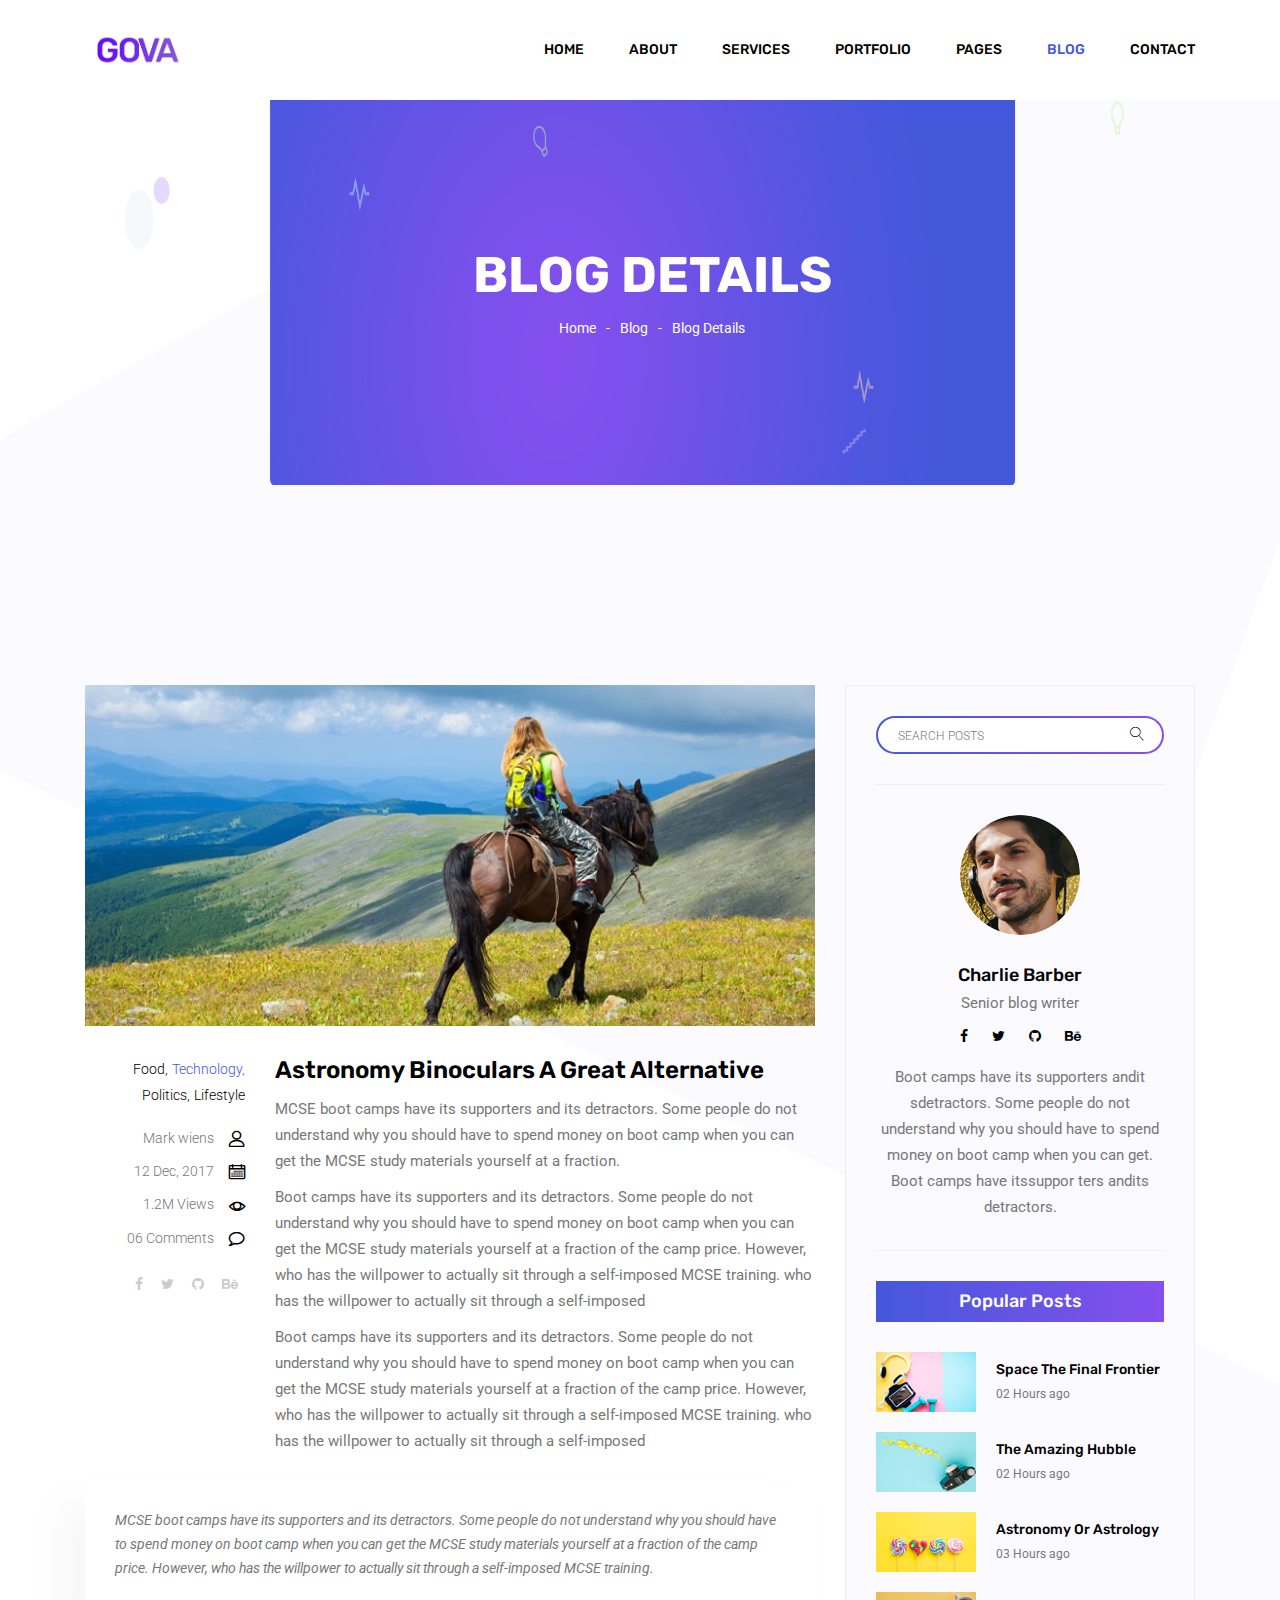
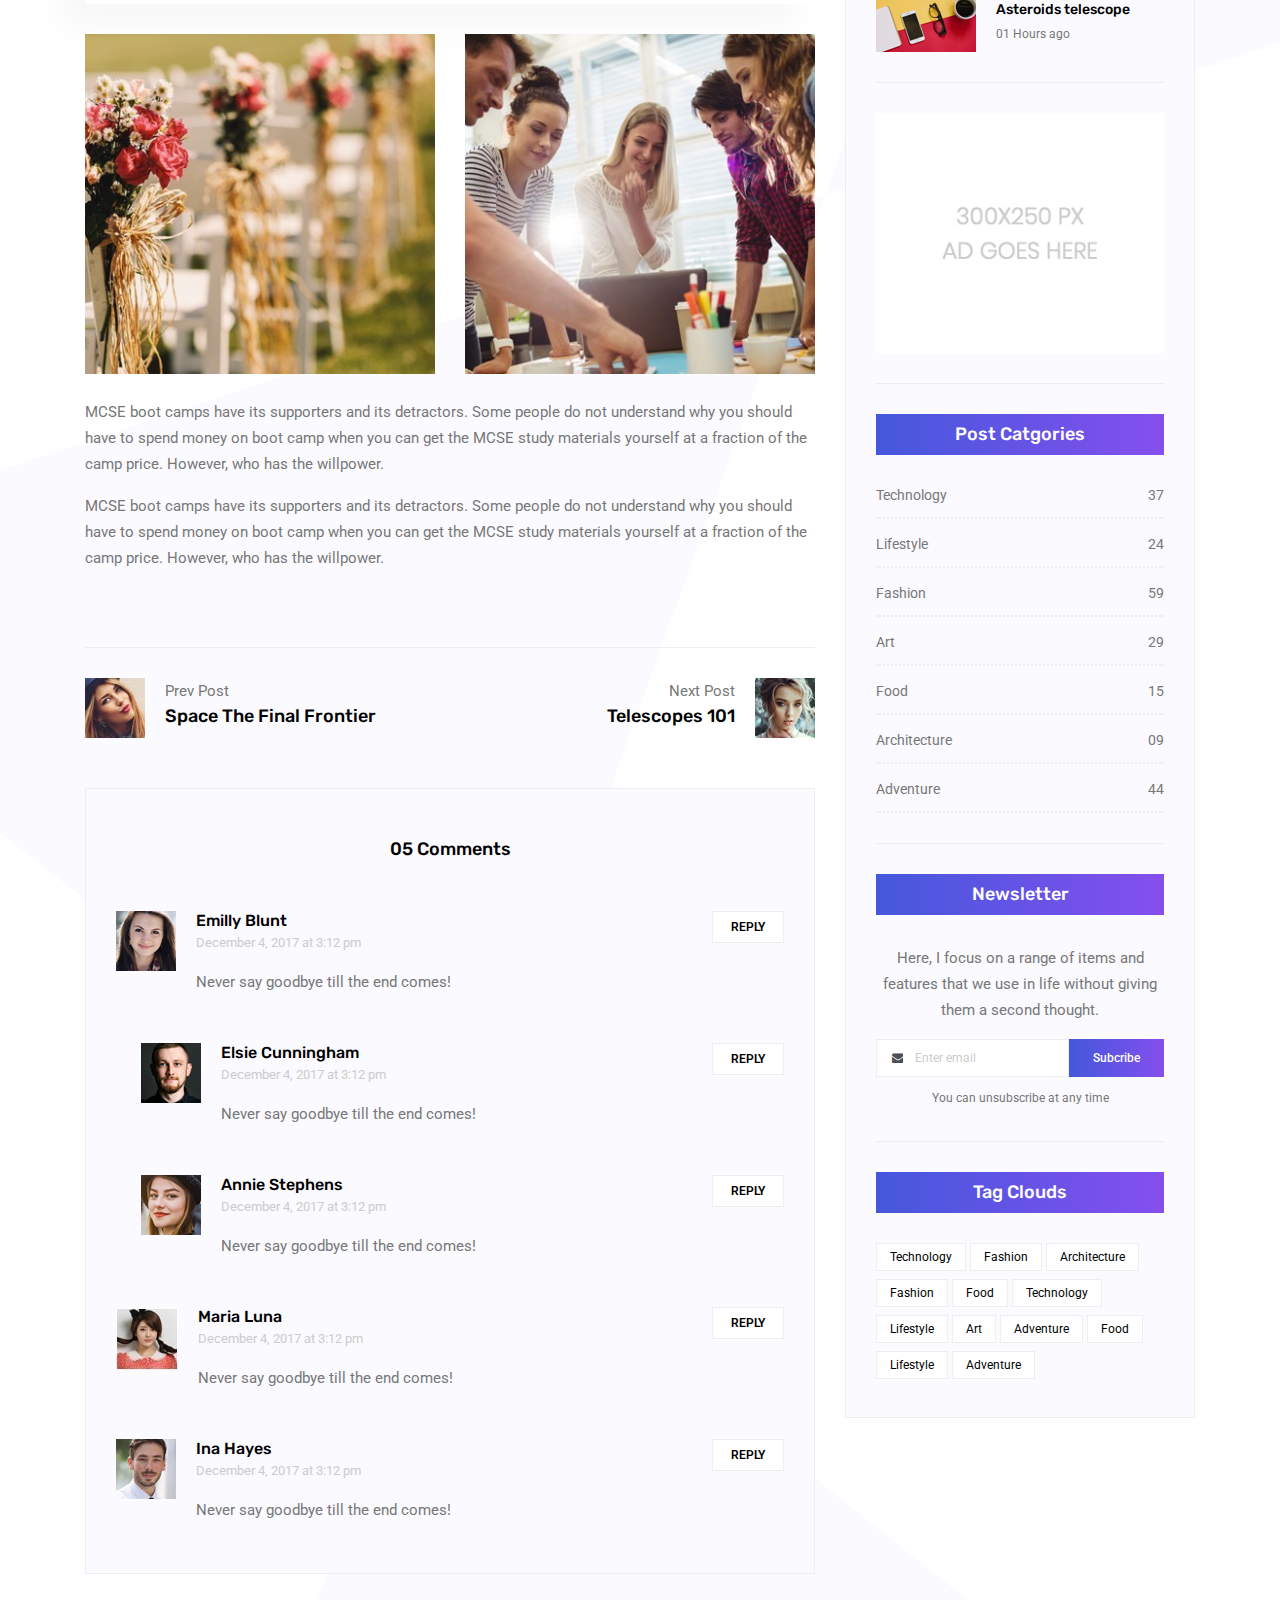
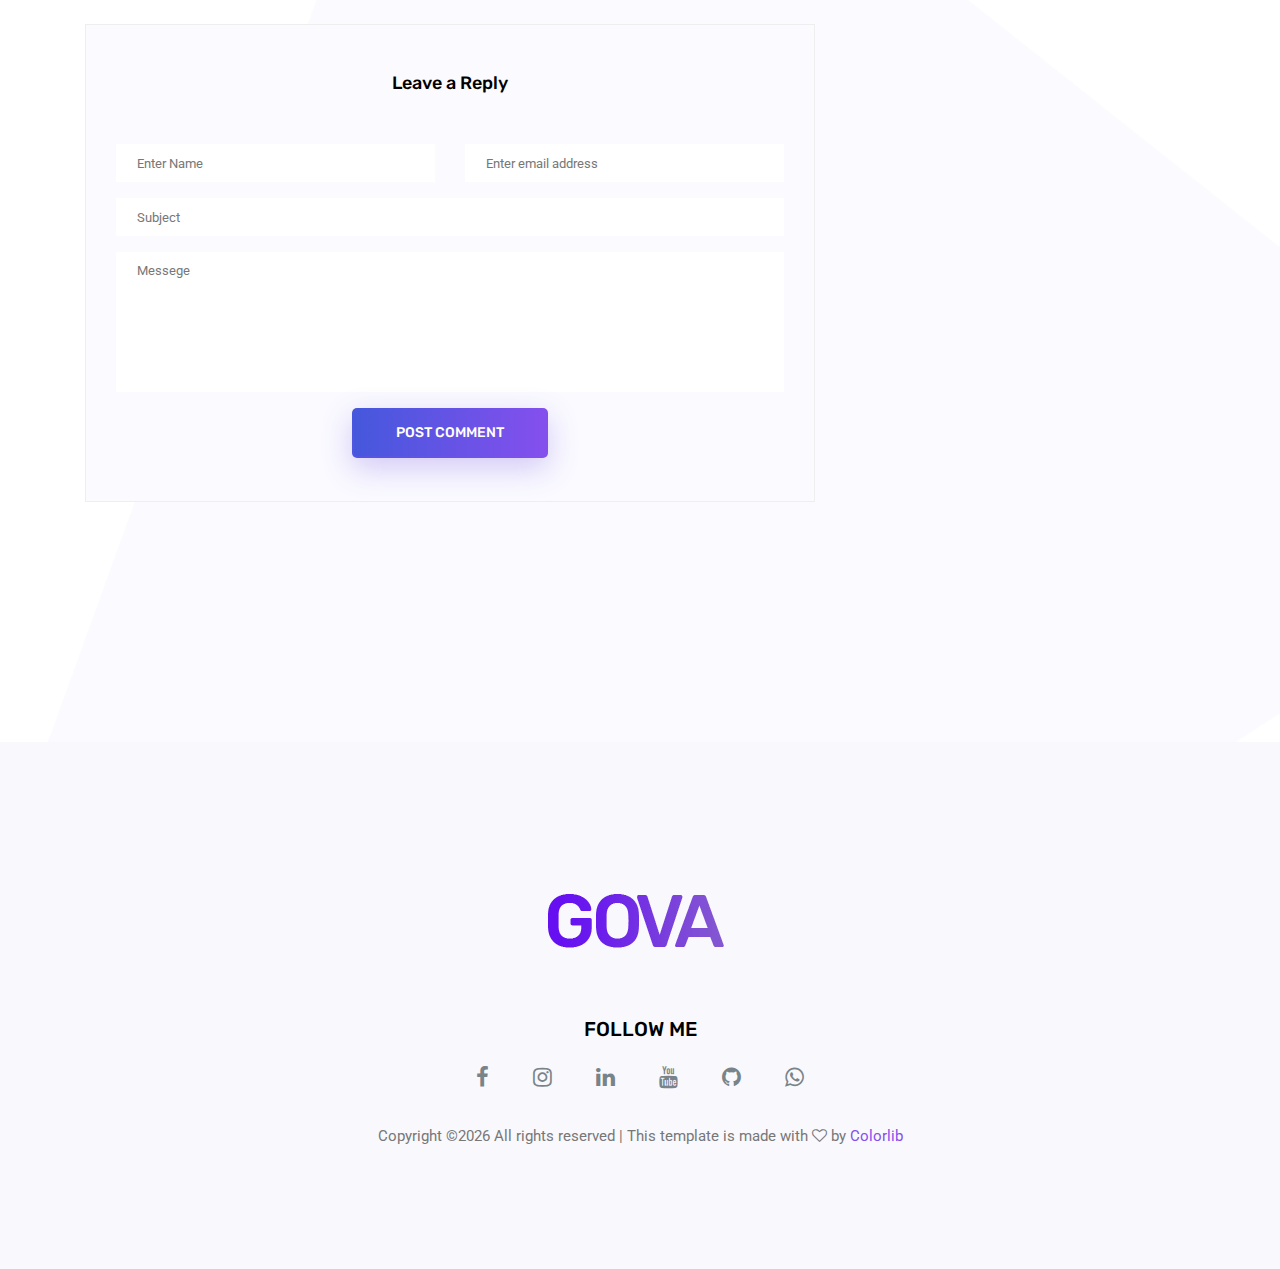
<file: single-blog.html>
<!doctype html>
<html lang="en">

<head>
	<!-- Required meta tags -->
	<meta charset="utf-8">
	<meta name="viewport" content="width=device-width, initial-scale=1, shrink-to-fit=no">
	<link rel="icon" href="img/favicon.png" type="image/png">
	<title>Blog Details</title>
	<!-- Bootstrap CSS -->
	<link rel="stylesheet" href="css/bootstrap.css">
	<link rel="stylesheet" href="vendors/linericon/style.css">
	<link rel="stylesheet" href="css/font-awesome.min.css">
	<link rel="stylesheet" href="vendors/owl-carousel/owl.carousel.min.css">
	<link rel="stylesheet" href="css/magnific-popup.css">
	<link rel="stylesheet" href="vendors/nice-select/css/nice-select.css">
	<!-- main css -->
	<link rel="stylesheet" href="css/style.css">
</head>

<body class="blog_version">

	<!--================ Start Header Area =================-->
	<header class="header_area">
		<div class="main_menu">
			<nav class="navbar navbar-expand-lg navbar-light">
				<div class="container">
					<!-- Brand and toggle get grouped for better mobile display -->
					<a class="navbar-brand logo_h" href="index.html"><img class="img-logo" src="img/logo.png" alt=""></a>
					<button class="navbar-toggler" type="button" data-toggle="collapse" data-target="#navbarSupportedContent"
					 aria-controls="navbarSupportedContent" aria-expanded="false" aria-label="Toggle navigation">
						<span class="icon-bar"></span>
						<span class="icon-bar"></span>
						<span class="icon-bar"></span>
					</button>
					<!-- Collect the nav links, forms, and other content for toggling -->
					<div class="collapse navbar-collapse offset" id="navbarSupportedContent">
						<ul class="nav navbar-nav menu_nav justify-content-end">
							<li class="nav-item"><a class="nav-link" href="index.html">Home</a></li>
							<li class="nav-item"><a class="nav-link" href="about.html">About</a></li>
							<li class="nav-item"><a class="nav-link" href="services.html">Services</a></li>
							<li class="nav-item"><a class="nav-link" href="portfolio.html">Portfolio</a></li>
							<li class="nav-item submenu dropdown">
								<a href="#" class="nav-link dropdown-toggle" data-toggle="dropdown" role="button" aria-haspopup="true"
								 aria-expanded="false">Pages</a>
								<ul class="dropdown-menu">
                                    <li class="nav-item"><a class="nav-link" href="elements.html">Elements</a></li>
                                    <li class="nav-item"><a class="nav-link" href="portfolio-details.html">Portfolio Details</a></li>
								</ul>
							</li>
							<li class="nav-item submenu dropdown active">
								<a href="#" class="nav-link dropdown-toggle" data-toggle="dropdown" role="button" aria-haspopup="true"
								 aria-expanded="false">Blog</a>
								<ul class="dropdown-menu">
									<li class="nav-item"><a class="nav-link" href="blog.html">Blog</a></li>
									<li class="nav-item"><a class="nav-link" href="single-blog.html">Blog Details</a></li>
								</ul>
							</li>
							<li class="nav-item"><a class="nav-link" href="contact.html">Contact</a></li>
						</ul>
					</div>
				</div>
			</nav>
		</div>
	</header>
	<!--================ End Header Area =================-->

    <!--================ Start Banner Area =================-->
    <section class="banner_area">
        <div class="banner_inner d-flex align-items-center">
            <div class="container">
                <div class="banner_content text-center">
                    <h2>Blog Details</h2>
                    <div class="page_link">
                        <a href="index.html">Home</a>
                        <a href="blog.html">Blog</a>
                        <a href="single-blog.html">Blog Details</a>
                    </div>
                </div>
            </div>
        </div>
    </section>
    <!--================ End Banner Area =================-->
    
    <!--================Blog Area =================-->
    <section class="blog_area single-post-area section_gap">
        <div class="container">
            <div class="row">
                <div class="col-lg-8 posts-list">
                    <div class="single-post row">
                        <div class="col-lg-12">
                            <div class="feature-img">
                                <img class="img-fluid" src="img/blog/feature-img1.jpg" alt="">
                            </div>									
                        </div>
                        <div class="col-lg-3  col-md-3">
                            <div class="blog_info text-right">
                                <div class="post_tag">
                                    <a href="#">Food,</a>
                                    <a class="active" href="#">Technology,</a>
                                    <a href="#">Politics,</a>
                                    <a href="#">Lifestyle</a>
                                </div>
                                <ul class="blog_meta list">
                                    <li><a href="#">Mark wiens<i class="lnr lnr-user"></i></a></li>
                                    <li><a href="#">12 Dec, 2017<i class="lnr lnr-calendar-full"></i></a></li>
                                    <li><a href="#">1.2M Views<i class="lnr lnr-eye"></i></a></li>
                                    <li><a href="#">06 Comments<i class="lnr lnr-bubble"></i></a></li>
                                </ul>
                                <ul class="social-links">
                                    <li><a href="#"><i class="fa fa-facebook"></i></a></li>
                                    <li><a href="#"><i class="fa fa-twitter"></i></a></li>
                                    <li><a href="#"><i class="fa fa-github"></i></a></li>
                                    <li><a href="#"><i class="fa fa-behance"></i></a></li>
                                </ul>
                            </div>
                        </div>
                        <div class="col-lg-9 col-md-9 blog_details">
                            <h2>Astronomy Binoculars A Great Alternative</h2>
                            <p class="excert">
                                MCSE boot camps have its supporters and its detractors. Some people do not understand why you should have to spend money on boot camp when you can get the MCSE study materials yourself at a fraction.
                            </p>
                            <p>
                                Boot camps have its supporters and its detractors. Some people do not understand why you should have to spend money on boot camp when you can get the MCSE study materials yourself at a fraction of the camp price. However, who has the willpower to actually sit through a self-imposed MCSE training. who has the willpower to actually sit through a self-imposed
                            </p>
                            <p>
                                Boot camps have its supporters and its detractors. Some people do not understand why you should have to spend money on boot camp when you can get the MCSE study materials yourself at a fraction of the camp price. However, who has the willpower to actually sit through a self-imposed MCSE training. who has the willpower to actually sit through a self-imposed
                            </p>
                        </div>
                        <div class="col-lg-12">
                            <div class="quotes">
                                MCSE boot camps have its supporters and its detractors. Some people do not understand why you should have to spend money on boot camp when you can get the MCSE study materials yourself at a fraction of the camp price. However, who has the willpower to actually sit through a self-imposed MCSE training.										
                            </div>
                            <div class="row">
                                <div class="col-6">
                                    <img class="img-fluid" src="img/blog/post-img1.jpg" alt="">
                                </div>
                                <div class="col-6">
                                    <img class="img-fluid" src="img/blog/post-img2.jpg" alt="">
                                </div>	
                                <div class="col-lg-12 mt-25">
                                    <p>
                                        MCSE boot camps have its supporters and its detractors. Some people do not understand why you should have to spend money on boot camp when you can get the MCSE study materials yourself at a fraction of the camp price. However, who has the willpower.
                                    </p>
                                    <p>
                                        MCSE boot camps have its supporters and its detractors. Some people do not understand why you should have to spend money on boot camp when you can get the MCSE study materials yourself at a fraction of the camp price. However, who has the willpower.
                                    </p>											
                                </div>									
                            </div>
                        </div>
                    </div>
                    <div class="navigation-area">
                        <div class="row">
                            <div class="col-lg-6 col-md-6 col-12 nav-left flex-row d-flex justify-content-start align-items-center">
                                <div class="thumb">
                                    <a href="#"><img class="img-fluid" src="img/blog/prev.jpg" alt=""></a>
                                </div>
                                <div class="arrow">
                                    <a href="#"><span class="lnr text-white lnr-arrow-left"></span></a>
                                </div>
                                <div class="detials">
                                    <p>Prev Post</p>
                                    <a href="#"><h4>Space The Final Frontier</h4></a>
                                </div>
                            </div>
                            <div class="col-lg-6 col-md-6 col-12 nav-right flex-row d-flex justify-content-end align-items-center">
                                <div class="detials">
                                    <p>Next Post</p>
                                    <a href="#"><h4>Telescopes 101</h4></a>
                                </div>
                                <div class="arrow">
                                    <a href="#"><span class="lnr text-white lnr-arrow-right"></span></a>
                                </div>
                                <div class="thumb">
                                    <a href="#"><img class="img-fluid" src="img/blog/next.jpg" alt=""></a>
                                </div>										
                            </div>									
                        </div>
                    </div>
                    <div class="comments-area">
                        <h4>05 Comments</h4>
                        <div class="comment-list">
                            <div class="single-comment justify-content-between d-flex">
                                <div class="user justify-content-between d-flex">
                                    <div class="thumb">
                                        <img src="img/blog/c1.jpg" alt="">
                                    </div>
                                    <div class="desc">
                                        <h5><a href="#">Emilly Blunt</a></h5>
                                        <p class="date">December 4, 2017 at 3:12 pm </p>
                                        <p class="comment">
                                            Never say goodbye till the end comes!
                                        </p>
                                    </div>
                                </div>
                                <div class="reply-btn">
                                        <a href="" class="btn-reply text-uppercase">reply</a> 
                                </div>
                            </div>
                        </div>	
                        <div class="comment-list left-padding">
                            <div class="single-comment justify-content-between d-flex">
                                <div class="user justify-content-between d-flex">
                                    <div class="thumb">
                                        <img src="img/blog/c2.jpg" alt="">
                                    </div>
                                    <div class="desc">
                                        <h5><a href="#">Elsie Cunningham</a></h5>
                                        <p class="date">December 4, 2017 at 3:12 pm </p>
                                        <p class="comment">
                                            Never say goodbye till the end comes!
                                        </p>
                                    </div>
                                </div>
                                <div class="reply-btn">
                                        <a href="" class="btn-reply text-uppercase">reply</a> 
                                </div>
                            </div>
                        </div>	
                        <div class="comment-list left-padding">
                            <div class="single-comment justify-content-between d-flex">
                                <div class="user justify-content-between d-flex">
                                    <div class="thumb">
                                        <img src="img/blog/c3.jpg" alt="">
                                    </div>
                                    <div class="desc">
                                        <h5><a href="#">Annie Stephens</a></h5>
                                        <p class="date">December 4, 2017 at 3:12 pm </p>
                                        <p class="comment">
                                            Never say goodbye till the end comes!
                                        </p>
                                    </div>
                                </div>
                                <div class="reply-btn">
                                        <a href="" class="btn-reply text-uppercase">reply</a> 
                                </div>
                            </div>
                        </div>	
                        <div class="comment-list">
                            <div class="single-comment justify-content-between d-flex">
                                <div class="user justify-content-between d-flex">
                                    <div class="thumb">
                                        <img src="img/blog/c4.jpg" alt="">
                                    </div>
                                    <div class="desc">
                                        <h5><a href="#">Maria Luna</a></h5>
                                        <p class="date">December 4, 2017 at 3:12 pm </p>
                                        <p class="comment">
                                            Never say goodbye till the end comes!
                                        </p>
                                    </div>
                                </div>
                                <div class="reply-btn">
                                        <a href="" class="btn-reply text-uppercase">reply</a> 
                                </div>
                            </div>
                        </div>	
                        <div class="comment-list">
                            <div class="single-comment justify-content-between d-flex">
                                <div class="user justify-content-between d-flex">
                                    <div class="thumb">
                                        <img src="img/blog/c5.jpg" alt="">
                                    </div>
                                    <div class="desc">
                                        <h5><a href="#">Ina Hayes</a></h5>
                                        <p class="date">December 4, 2017 at 3:12 pm </p>
                                        <p class="comment">
                                            Never say goodbye till the end comes!
                                        </p>
                                    </div>
                                </div>
                                <div class="reply-btn">
                                        <a href="" class="btn-reply text-uppercase">reply</a> 
                                </div>
                            </div>
                        </div>	                                             				
                    </div>
                    <div class="comment-form">
                        <h4>Leave a Reply</h4>
                        <form>
                            <div class="form-group form-inline">
                                <div class="form-group col-lg-6 col-md-6 name">
                                <input type="text" class="form-control" id="name" placeholder="Enter Name" onfocus="this.placeholder = ''" onblur="this.placeholder = 'Enter Name'">
                                </div>
                                <div class="form-group col-lg-6 col-md-6 email">
                                <input type="email" class="form-control" id="email" placeholder="Enter email address" onfocus="this.placeholder = ''" onblur="this.placeholder = 'Enter email address'">
                                </div>										
                            </div>
                            <div class="form-group">
                                <input type="text" class="form-control" id="subject" placeholder="Subject" onfocus="this.placeholder = ''" onblur="this.placeholder = 'Subject'">
                            </div>
                            <div class="form-group">
                                <textarea class="form-control mb-10" rows="5" name="message" placeholder="Messege" onfocus="this.placeholder = ''" onblur="this.placeholder = 'Messege'" required=""></textarea>
                            </div>
                            <a href="#" class="primary-btn primary_btn"><span>Post Comment</span></a>	
                        </form>
                    </div>
                </div>
                <div class="col-lg-4">
                    <div class="blog_right_sidebar">
                        <aside class="single_sidebar_widget search_widget">
                            <div class="input-group">
                                <input type="text" class="form-control" placeholder="Search Posts">
                                <span class="input-group-btn">
                                    <button class="btn btn-default" type="button"><i class="lnr lnr-magnifier"></i></button>
                                </span>
                            </div><!-- /input-group -->
                            <div class="br"></div>
                        </aside>
                        <aside class="single_sidebar_widget author_widget">
                            <img class="author_img rounded-circle" src="img/blog/author.png" alt="">
                            <h4>Charlie Barber</h4>
                            <p>Senior blog writer</p>
                            <div class="social_icon">
                                <a href="#"><i class="fa fa-facebook"></i></a>
                                <a href="#"><i class="fa fa-twitter"></i></a>
                                <a href="#"><i class="fa fa-github"></i></a>
                                <a href="#"><i class="fa fa-behance"></i></a>
                            </div>
                            <p>Boot camps have its supporters andit sdetractors. Some people do not understand why you should have to spend money on boot camp when you can get. Boot camps have itssuppor ters andits detractors.</p>
                            <div class="br"></div>
                        </aside>
                        <aside class="single_sidebar_widget popular_post_widget">
                            <h3 class="widget_title">Popular Posts</h3>
                            <div class="media post_item">
                                <img src="img/blog/popular-post/post1.jpg" alt="post">
                                <div class="media-body">
                                    <a href="blog-details.html"><h3>Space The Final Frontier</h3></a>
                                    <p>02 Hours ago</p>
                                </div>
                            </div>
                            <div class="media post_item">
                                <img src="img/blog/popular-post/post2.jpg" alt="post">
                                <div class="media-body">
                                    <a href="blog-details.html"><h3>The Amazing Hubble</h3></a>
                                    <p>02 Hours ago</p>
                                </div>
                            </div>
                            <div class="media post_item">
                                <img src="img/blog/popular-post/post3.jpg" alt="post">
                                <div class="media-body">
                                    <a href="blog-details.html"><h3>Astronomy Or Astrology</h3></a>
                                    <p>03 Hours ago</p>
                                </div>
                            </div>
                            <div class="media post_item">
                                <img src="img/blog/popular-post/post4.jpg" alt="post">
                                <div class="media-body">
                                    <a href="blog-details.html"><h3>Asteroids telescope</h3></a>
                                    <p>01 Hours ago</p>
                                </div>
                            </div>
                            <div class="br"></div>
                        </aside>
                        <aside class="single_sidebar_widget ads_widget">
                            <a href="#"><img class="img-fluid" src="img/blog/add.jpg" alt=""></a>
                            <div class="br"></div>
                        </aside>
                        <aside class="single_sidebar_widget post_category_widget">
                            <h4 class="widget_title">Post Catgories</h4>
                            <ul class="list cat-list">
                                <li>
                                    <a href="#" class="d-flex justify-content-between">
                                        <p>Technology</p>
                                        <p>37</p>
                                    </a>
                                </li>
                                <li>
                                    <a href="#" class="d-flex justify-content-between">
                                        <p>Lifestyle</p>
                                        <p>24</p>
                                    </a>
                                </li>
                                <li>
                                    <a href="#" class="d-flex justify-content-between">
                                        <p>Fashion</p>
                                        <p>59</p>
                                    </a>
                                </li>
                                <li>
                                    <a href="#" class="d-flex justify-content-between">
                                        <p>Art</p>
                                        <p>29</p>
                                    </a>
                                </li>
                                <li>
                                    <a href="#" class="d-flex justify-content-between">
                                        <p>Food</p>
                                        <p>15</p>
                                    </a>
                                </li>
                                <li>
                                    <a href="#" class="d-flex justify-content-between">
                                        <p>Architecture</p>
                                        <p>09</p>
                                    </a>
                                </li>
                                <li>
                                    <a href="#" class="d-flex justify-content-between">
                                        <p>Adventure</p>
                                        <p>44</p>
                                    </a>
                                </li>															
                            </ul>
                            <div class="br"></div>
                        </aside>
                        <aside class="single-sidebar-widget newsletter_widget">
                            <h4 class="widget_title">Newsletter</h4>
                            <p>
                            Here, I focus on a range of items and features that we use in life without
                            giving them a second thought.
                            </p>
                            <div class="form-group d-flex flex-row">
                                <div class="input-group">
                                    <div class="input-group-prepend">
                                        <div class="input-group-text"><i class="fa fa-envelope" aria-hidden="true"></i></div>
                                    </div>
                                    <input type="text" class="form-control" id="inlineFormInputGroup" placeholder="Enter email" onfocus="this.placeholder = ''" onblur="this.placeholder = 'Enter email'">
                                </div>
                                <a href="#" class="bbtns">Subcribe</a>
                            </div>	
                            <p class="text-bottom">You can unsubscribe at any time</p>	
                            <div class="br"></div>							
                        </aside>
                        <aside class="single-sidebar-widget tag_cloud_widget">
                            <h4 class="widget_title">Tag Clouds</h4>
                            <ul class="list">
                                <li><a href="#">Technology</a></li>
                                <li><a href="#">Fashion</a></li>
                                <li><a href="#">Architecture</a></li>
                                <li><a href="#">Fashion</a></li>
                                <li><a href="#">Food</a></li>
                                <li><a href="#">Technology</a></li>
                                <li><a href="#">Lifestyle</a></li>
                                <li><a href="#">Art</a></li>
                                <li><a href="#">Adventure</a></li>
                                <li><a href="#">Food</a></li>
                                <li><a href="#">Lifestyle</a></li>
                                <li><a href="#">Adventure</a></li>
                            </ul>
                        </aside>
                    </div>
                </div>
            </div>
        </div>
    </section>
    <!--================Blog Area =================-->
        
    <!--================Footer Area =================-->
	<footer class="footer_area">
        <div class="container">
            <div class="row justify-content-center">
                <div class="col-lg-12">
                    <div class="footer_top flex-column">
                        <div class="footer_logo">
                            <a href="#">
                                <img src="img/logo.png" alt="">
                            </a>
                            <h4>Follow Me</h4>
                        </div>
                        <div class="footer_social">
							<a href="https://www.facebook.com/govardanan.gms"><i class="fa fa-facebook"></i></a>
							<a href="https://www.instagram.com/govardanancoimbatore/"><i class="fa fa-instagram"></i></a>
							<a href="https://www.linkedin.com/in/govardanan-s-l-21b1371b2/"><i class="fa fa-linkedin"></i></a>
							<a href="https://www.youtube.com/channel/UCq7-W7Atg1Nx2fl7srYJD7g?view_as=subscriber\"><i class="fa fa-youtube"></i></a>
							<a href="https://github.com/brucegrapes"><i class="fa fa-github"></i></a>
							<a href="https://wa.me/917397572567"><i class="fa fa-whatsapp"></i></a>
						</div>
                    </div>
                </div>
            </div>
            <div class="row footer_bottom justify-content-center">
                <p class="col-lg-8 col-sm-12 footer-text">
                    <!-- Link back to Colorlib can't be removed. Template is licensed under CC BY 3.0. -->
Copyright &copy;<script>document.write(new Date().getFullYear());</script> All rights reserved | This template is made with <i class="fa fa-heart-o" aria-hidden="true"></i> by <a href="https://colorlib.com" target="_blank">Colorlib</a>
<!-- Link back to Colorlib can't be removed. Template is licensed under CC BY 3.0. --></p>
            </div>
        </div>
    </footer>
    <!--================End Footer Area =================-->
       
        <!-- Optional JavaScript -->
        <!-- jQuery first, then Popper.js, then Bootstrap JS -->
        <script src="js/jquery-3.2.1.min.js"></script>
        <script src="js/popper.js"></script>
        <script src="js/bootstrap.min.js"></script>
        <script src="js/stellar.js"></script>
        <script src="vendors/lightbox/simpleLightbox.min.js"></script>
        <script src="vendors/nice-select/js/jquery.nice-select.min.js"></script>
        <script src="vendors/isotope/imagesloaded.pkgd.min.js"></script>
        <script src="vendors/isotope/isotope-min.js"></script>
        <script src="vendors/owl-carousel/owl.carousel.min.js"></script>
        <script src="js/jquery.ajaxchimp.min.js"></script>
        <script src="js/mail-script.js"></script>
        <script src="js/theme.js"></script>
    </body>
    </html>
</file>
<file: vendors/linericon/style.css>
@font-face {
	font-family: 'Linearicons-Free';
	src:url('fonts/Linearicons-Free.eot?w118d');
	src:url('fonts/Linearicons-Free.eot?#iefixw118d') format('embedded-opentype'),
		url('fonts/Linearicons-Free.woff2?w118d') format('woff2'),
		url('fonts/Linearicons-Free.woff?w118d') format('woff'),
		url('fonts/Linearicons-Free.ttf?w118d') format('truetype'),
		url('fonts/Linearicons-Free.svg?w118d#Linearicons-Free') format('svg');
	font-weight: normal;
	font-style: normal;
}

.lnr {
	font-family: 'Linearicons-Free';
	speak: none;
	font-style: normal;
	font-weight: normal;
	font-variant: normal;
	text-transform: none;
	line-height: 1;

	/* Better Font Rendering =========== */
	-webkit-font-smoothing: antialiased;
	-moz-osx-font-smoothing: grayscale;
}

.lnr-home:before {
	content: "\e800";
}
.lnr-apartment:before {
	content: "\e801";
}
.lnr-pencil:before {
	content: "\e802";
}
.lnr-magic-wand:before {
	content: "\e803";
}
.lnr-drop:before {
	content: "\e804";
}
.lnr-lighter:before {
	content: "\e805";
}
.lnr-poop:before {
	content: "\e806";
}
.lnr-sun:before {
	content: "\e807";
}
.lnr-moon:before {
	content: "\e808";
}
.lnr-cloud:before {
	content: "\e809";
}
.lnr-cloud-upload:before {
	content: "\e80a";
}
.lnr-cloud-download:before {
	content: "\e80b";
}
.lnr-cloud-sync:before {
	content: "\e80c";
}
.lnr-cloud-check:before {
	content: "\e80d";
}
.lnr-database:before {
	content: "\e80e";
}
.lnr-lock:before {
	content: "\e80f";
}
.lnr-cog:before {
	content: "\e810";
}
.lnr-trash:before {
	content: "\e811";
}
.lnr-dice:before {
	content: "\e812";
}
.lnr-heart:before {
	content: "\e813";
}
.lnr-star:before {
	content: "\e814";
}
.lnr-star-half:before {
	content: "\e815";
}
.lnr-star-empty:before {
	content: "\e816";
}
.lnr-flag:before {
	content: "\e817";
}
.lnr-envelope:before {
	content: "\e818";
}
.lnr-paperclip:before {
	content: "\e819";
}
.lnr-inbox:before {
	content: "\e81a";
}
.lnr-eye:before {
	content: "\e81b";
}
.lnr-printer:before {
	content: "\e81c";
}
.lnr-file-empty:before {
	content: "\e81d";
}
.lnr-file-add:before {
	content: "\e81e";
}
.lnr-enter:before {
	content: "\e81f";
}
.lnr-exit:before {
	content: "\e820";
}
.lnr-graduation-hat:before {
	content: "\e821";
}
.lnr-license:before {
	content: "\e822";
}
.lnr-music-note:before {
	content: "\e823";
}
.lnr-film-play:before {
	content: "\e824";
}
.lnr-camera-video:before {
	content: "\e825";
}
.lnr-camera:before {
	content: "\e826";
}
.lnr-picture:before {
	content: "\e827";
}
.lnr-book:before {
	content: "\e828";
}
.lnr-bookmark:before {
	content: "\e829";
}
.lnr-user:before {
	content: "\e82a";
}
.lnr-users:before {
	content: "\e82b";
}
.lnr-shirt:before {
	content: "\e82c";
}
.lnr-store:before {
	content: "\e82d";
}
.lnr-cart:before {
	content: "\e82e";
}
.lnr-tag:before {
	content: "\e82f";
}
.lnr-phone-handset:before {
	content: "\e830";
}
.lnr-phone:before {
	content: "\e831";
}
.lnr-pushpin:before {
	content: "\e832";
}
.lnr-map-marker:before {
	content: "\e833";
}
.lnr-map:before {
	content: "\e834";
}
.lnr-location:before {
	content: "\e835";
}
.lnr-calendar-full:before {
	content: "\e836";
}
.lnr-keyboard:before {
	content: "\e837";
}
.lnr-spell-check:before {
	content: "\e838";
}
.lnr-screen:before {
	content: "\e839";
}
.lnr-smartphone:before {
	content: "\e83a";
}
.lnr-tablet:before {
	content: "\e83b";
}
.lnr-laptop:before {
	content: "\e83c";
}
.lnr-laptop-phone:before {
	content: "\e83d";
}
.lnr-power-switch:before {
	content: "\e83e";
}
.lnr-bubble:before {
	content: "\e83f";
}
.lnr-heart-pulse:before {
	content: "\e840";
}
.lnr-construction:before {
	content: "\e841";
}
.lnr-pie-chart:before {
	content: "\e842";
}
.lnr-chart-bars:before {
	content: "\e843";
}
.lnr-gift:before {
	content: "\e844";
}
.lnr-diamond:before {
	content: "\e845";
}
.lnr-linearicons:before {
	content: "\e846";
}
.lnr-dinner:before {
	content: "\e847";
}
.lnr-coffee-cup:before {
	content: "\e848";
}
.lnr-leaf:before {
	content: "\e849";
}
.lnr-paw:before {
	content: "\e84a";
}
.lnr-rocket:before {
	content: "\e84b";
}
.lnr-briefcase:before {
	content: "\e84c";
}
.lnr-bus:before {
	content: "\e84d";
}
.lnr-car:before {
	content: "\e84e";
}
.lnr-train:before {
	content: "\e84f";
}
.lnr-bicycle:before {
	content: "\e850";
}
.lnr-wheelchair:before {
	content: "\e851";
}
.lnr-select:before {
	content: "\e852";
}
.lnr-earth:before {
	content: "\e853";
}
.lnr-smile:before {
	content: "\e854";
}
.lnr-sad:before {
	content: "\e855";
}
.lnr-neutral:before {
	content: "\e856";
}
.lnr-mustache:before {
	content: "\e857";
}
.lnr-alarm:before {
	content: "\e858";
}
.lnr-bullhorn:before {
	content: "\e859";
}
.lnr-volume-high:before {
	content: "\e85a";
}
.lnr-volume-medium:before {
	content: "\e85b";
}
.lnr-volume-low:before {
	content: "\e85c";
}
.lnr-volume:before {
	content: "\e85d";
}
.lnr-mic:before {
	content: "\e85e";
}
.lnr-hourglass:before {
	content: "\e85f";
}
.lnr-undo:before {
	content: "\e860";
}
.lnr-redo:before {
	content: "\e861";
}
.lnr-sync:before {
	content: "\e862";
}
.lnr-history:before {
	content: "\e863";
}
.lnr-clock:before {
	content: "\e864";
}
.lnr-download:before {
	content: "\e865";
}
.lnr-upload:before {
	content: "\e866";
}
.lnr-enter-down:before {
	content: "\e867";
}
.lnr-exit-up:before {
	content: "\e868";
}
.lnr-bug:before {
	content: "\e869";
}
.lnr-code:before {
	content: "\e86a";
}
.lnr-link:before {
	content: "\e86b";
}
.lnr-unlink:before {
	content: "\e86c";
}
.lnr-thumbs-up:before {
	content: "\e86d";
}
.lnr-thumbs-down:before {
	content: "\e86e";
}
.lnr-magnifier:before {
	content: "\e86f";
}
.lnr-cross:before {
	content: "\e870";
}
.lnr-menu:before {
	content: "\e871";
}
.lnr-list:before {
	content: "\e872";
}
.lnr-chevron-up:before {
	content: "\e873";
}
.lnr-chevron-down:before {
	content: "\e874";
}
.lnr-chevron-left:before {
	content: "\e875";
}
.lnr-chevron-right:before {
	content: "\e876";
}
.lnr-arrow-up:before {
	content: "\e877";
}
.lnr-arrow-down:before {
	content: "\e878";
}
.lnr-arrow-left:before {
	content: "\e879";
}
.lnr-arrow-right:before {
	content: "\e87a";
}
.lnr-move:before {
	content: "\e87b";
}
.lnr-warning:before {
	content: "\e87c";
}
.lnr-question-circle:before {
	content: "\e87d";
}
.lnr-menu-circle:before {
	content: "\e87e";
}
.lnr-checkmark-circle:before {
	content: "\e87f";
}
.lnr-cross-circle:before {
	content: "\e880";
}
.lnr-plus-circle:before {
	content: "\e881";
}
.lnr-circle-minus:before {
	content: "\e882";
}
.lnr-arrow-up-circle:before {
	content: "\e883";
}
.lnr-arrow-down-circle:before {
	content: "\e884";
}
.lnr-arrow-left-circle:before {
	content: "\e885";
}
.lnr-arrow-right-circle:before {
	content: "\e886";
}
.lnr-chevron-up-circle:before {
	content: "\e887";
}
.lnr-chevron-down-circle:before {
	content: "\e888";
}
.lnr-chevron-left-circle:before {
	content: "\e889";
}
.lnr-chevron-right-circle:before {
	content: "\e88a";
}
.lnr-crop:before {
	content: "\e88b";
}
.lnr-frame-expand:before {
	content: "\e88c";
}
.lnr-frame-contract:before {
	content: "\e88d";
}
.lnr-layers:before {
	content: "\e88e";
}
.lnr-funnel:before {
	content: "\e88f";
}
.lnr-text-format:before {
	content: "\e890";
}
.lnr-text-format-remove:before {
	content: "\e891";
}
.lnr-text-size:before {
	content: "\e892";
}
.lnr-bold:before {
	content: "\e893";
}
.lnr-italic:before {
	content: "\e894";
}
.lnr-underline:before {
	content: "\e895";
}
.lnr-strikethrough:before {
	content: "\e896";
}
.lnr-highlight:before {
	content: "\e897";
}
.lnr-text-align-left:before {
	content: "\e898";
}
.lnr-text-align-center:before {
	content: "\e899";
}
.lnr-text-align-right:before {
	content: "\e89a";
}
.lnr-text-align-justify:before {
	content: "\e89b";
}
.lnr-line-spacing:before {
	content: "\e89c";
}
.lnr-indent-increase:before {
	content: "\e89d";
}
.lnr-indent-decrease:before {
	content: "\e89e";
}
.lnr-pilcrow:before {
	content: "\e89f";
}
.lnr-direction-ltr:before {
	content: "\e8a0";
}
.lnr-direction-rtl:before {
	content: "\e8a1";
}
.lnr-page-break:before {
	content: "\e8a2";
}
.lnr-sort-alpha-asc:before {
	content: "\e8a3";
}
.lnr-sort-amount-asc:before {
	content: "\e8a4";
}
.lnr-hand:before {
	content: "\e8a5";
}
.lnr-pointer-up:before {
	content: "\e8a6";
}
.lnr-pointer-right:before {
	content: "\e8a7";
}
.lnr-pointer-down:before {
	content: "\e8a8";
}
.lnr-pointer-left:before {
	content: "\e8a9";
}
</file>
<file: vendors/nice-select/css/nice-select.css>
.nice-select {
  -webkit-tap-highlight-color: transparent;
  background-color: #fff;
  border-radius: 5px;
  border: solid 1px #e8e8e8;
  box-sizing: border-box;
  clear: both;
  cursor: pointer;
  display: block;
  float: left;
  font-family: inherit;
  font-size: 14px;
  font-weight: normal;
  height: 42px;
  line-height: 40px;
  outline: none;
  padding-left: 18px;
  padding-right: 30px;
  position: relative;
  text-align: left !important;
  -webkit-transition: all 0.2s ease-in-out;
  transition: all 0.2s ease-in-out;
  -webkit-user-select: none;
     -moz-user-select: none;
      -ms-user-select: none;
          user-select: none;
  white-space: nowrap;
  width: auto; }
  .nice-select:hover {
    border-color: #dbdbdb; }
  .nice-select:active, .nice-select.open, .nice-select:focus {
    border-color: #999; }
  .nice-select:after {
    border-bottom: 2px solid #999;
    border-right: 2px solid #999;
    content: '';
    display: block;
    height: 5px;
    margin-top: -4px;
    pointer-events: none;
    position: absolute;
    right: 12px;
    top: 50%;
    -webkit-transform-origin: 66% 66%;
        -ms-transform-origin: 66% 66%;
            transform-origin: 66% 66%;
    -webkit-transform: rotate(45deg);
        -ms-transform: rotate(45deg);
            transform: rotate(45deg);
    -webkit-transition: all 0.15s ease-in-out;
    transition: all 0.15s ease-in-out;
    width: 5px; }
  .nice-select.open:after {
    -webkit-transform: rotate(-135deg);
        -ms-transform: rotate(-135deg);
            transform: rotate(-135deg); }
  .nice-select.open .list {
    opacity: 1;
    pointer-events: auto;
    -webkit-transform: scale(1) translateY(0);
        -ms-transform: scale(1) translateY(0);
            transform: scale(1) translateY(0); }
  .nice-select.disabled {
    border-color: #ededed;
    color: #999;
    pointer-events: none; }
    .nice-select.disabled:after {
      border-color: #cccccc; }
  .nice-select.wide {
    width: 100%; }
    .nice-select.wide .list {
      left: 0 !important;
      right: 0 !important; }
  .nice-select.right {
    float: right; }
    .nice-select.right .list {
      left: auto;
      right: 0; }
  .nice-select.small {
    font-size: 12px;
    height: 36px;
    line-height: 34px; }
    .nice-select.small:after {
      height: 4px;
      width: 4px; }
    .nice-select.small .option {
      line-height: 34px;
      min-height: 34px; }
  .nice-select .list {
    background-color: #fff;
    border-radius: 5px;
    box-shadow: 0 0 0 1px rgba(68, 68, 68, 0.11);
    box-sizing: border-box;
    margin-top: 4px;
    opacity: 0;
    overflow: hidden;
    padding: 0;
    pointer-events: none;
    position: absolute;
    top: 100%;
    left: 0;
    -webkit-transform-origin: 50% 0;
        -ms-transform-origin: 50% 0;
            transform-origin: 50% 0;
    -webkit-transform: scale(0.75) translateY(-21px);
        -ms-transform: scale(0.75) translateY(-21px);
            transform: scale(0.75) translateY(-21px);
    -webkit-transition: all 0.2s cubic-bezier(0.5, 0, 0, 1.25), opacity 0.15s ease-out;
    transition: all 0.2s cubic-bezier(0.5, 0, 0, 1.25), opacity 0.15s ease-out;
    z-index: 9; }
    .nice-select .list:hover .option:not(:hover) {
      background-color: transparent !important; }
  .nice-select .option {
    cursor: pointer;
    font-weight: 400;
    line-height: 40px;
    list-style: none;
    min-height: 40px;
    outline: none;
    padding-left: 18px;
    padding-right: 29px;
    text-align: left;
    -webkit-transition: all 0.2s;
    transition: all 0.2s; }
    .nice-select .option:hover, .nice-select .option.focus, .nice-select .option.selected.focus {
      background-color: #f6f6f6; }
    .nice-select .option.selected {
      font-weight: bold; }
    .nice-select .option.disabled {
      background-color: transparent;
      color: #999;
      cursor: default; }

.no-csspointerevents .nice-select .list {
  display: none; }

.no-csspointerevents .nice-select.open .list {
  display: block; }
</file>
<file: css/style.css>
/*----------------------------------------------------
@File: Default Styles
@Author: SPONDON IT

This file contains the styling for the actual theme, this
is the file you need to edit to change the look of the
theme.
---------------------------------------------------- */
/*=====================================================================
@Template Name: HostHub Construction 
@Developed By: Naim Lasker
Author E-mail: naimlasker@gmail.com

=====================================================================*/
/*----------------------------------------------------*/
/*font Variables*/
/*Color Variables*/
/*=================== fonts ====================*/
@import url("https://fonts.googleapis.com/css?family=Roboto:400,500|Rubik:500,700");
/*---------------------------------------------------- */
/*----------------------------------------------------*/
/* Medium Layout: 1280px */
/* Tablet Layout: 768px */
/* Mobile Layout: 320px */
/* Wide Mobile Layout: 480px */
/*---------------------------------------------------- */
/*----------------------------------------------------*/
body {
  line-height: 26px;
  font-size: 15px;
  font-family: "Roboto", sans-serif;
  font-weight: 400;
  color: #777777;
  background: url(../img/body-bg.png) no-repeat center; }

h1,
h2,
h3,
h4,
h5,
h6 {
  font-family: "Rubik", sans-serif;
  font-weight: 500;
  color: #000000; }

.list {
  list-style: none;
  margin: 0px;
  padding: 0px; }

a {
  text-decoration: none;
  transition: all 0.3s ease-in-out; }
  a:hover, a:focus {
    text-decoration: none;
    outline: none; }

button:focus {
  outline: none;
  box-shadow: none; }

.mt-25 {
  margin-top: 25px; }

.p0 {
  padding-left: 0px;
  padding-right: 0px; }

.white_bg {
  background: #fff !important; }

.mb-50 {
  margin-bottom: 50px; }

.ml-15 {
  margin-left: 15px; }

.ml-20 {
  margin-left: 20px; }

.mt-50 {
  margin-top: 50px; }

/*---------------------------------------------------- */
/*----------------------------------------------------*/
.section_gap {
  padding: 200px 0; }
  @media (max-width: 1199px) {
    .section_gap {
      padding: 80px 0; } }

.section_gap_top {
  padding-top: 200px; }
  @media (max-width: 1199px) {
    .section_gap_top {
      padding-top: 80px; } }

.section_gap_bottom {
  padding-bottom: 200px; }
  @media (max-width: 1199px) {
    .section_gap_bottom {
      padding-bottom: 80px; } }

/* Main Title Area css
============================================================================================ */
.main_title {
  text-align: center;
  margin-bottom: 100px; }
  @media (max-width: 1199px) {
    .main_title {
      margin-bottom: 50px; } }
  .main_title h2 {
    font-size: 36px;
    font-weight: 700;
    margin-bottom: 15px;
    line-height: 50px;
    text-transform: uppercase; }
    @media (max-width: 991px) {
      .main_title h2 br {
        display: none; } }
    @media (max-width: 767px) {
      .main_title h2 {
        font-size: 30px;
        line-height: 34px; } }
  .main_title p {
    margin-bottom: 0px; }
    @media (max-width: 991px) {
      .main_title p br {
        display: none; } }
  .main_title.white h2 {
    color: #fff; }
  .main_title.white p {
    color: #fff;
    opacity: .6; }

/* End Main Title Area css
============================================================================================ */
/* Start Gradient Area css
============================================================================================ */
.gradient-bg, .header_area .navbar .nav .nav-item.submenu ul .nav-item:hover .nav-link, .blog_right_sidebar .widget_title, .blog_right_sidebar .newsletter_widget .bbtns, .blog_right_sidebar .tag_cloud_widget ul li a:hover, .blog-pagination .page-item.active .page-link, .blog-pagination .page-link:hover, .comments-area .btn-reply:hover {
  background: -webkit-linear-gradient(90deg, #4458dc 0%, #854fee 100%);
  background: -moz-linear-gradient(90deg, #4458dc 0%, #854fee 100%);
  background: -o-linear-gradient(90deg, #4458dc 0%, #854fee 100%);
  background: linear-gradient(90deg, #4458dc 0%, #854fee 100%); }

.border-gradient {
  border-image: -webkit-linear-gradient(90deg, #4458dc 0%, #854fee 100%);
  border-image: -moz-linear-gradient(90deg, #4458dc 0%, #854fee 100%);
  border-image: -o-linear-gradient(90deg, #4458dc 0%, #854fee 100%);
  border-image: linear-gradient(90deg, #4458dc 0%, #854fee 100%); }

.gradient-bg2 {
  background: -webkit-linear-gradient(90deg, #4458dc 0%, #854fee 100%);
  background: -moz-linear-gradient(90deg, #4458dc 0%, #854fee 100%);
  background: -o-linear-gradient(90deg, #4458dc 0%, #854fee 100%);
  background: linear-gradient(90deg, #4458dc 0%, #854fee 100%); }

.gradient-color, .contact_info .info_item i {
  background: -webkit-linear-gradient(90deg, #4458dc 0%, #854fee 100%);
  background: -moz-linear-gradient(90deg, #4458dc 0%, #854fee 100%);
  background: -o-linear-gradient(90deg, #4458dc 0%, #854fee 100%);
  background: linear-gradient(90deg, #4458dc 0%, #854fee 100%);
  -webkit-background-clip: text;
  -webkit-text-fill-color: transparent; }

/* End Gradient Area css
============================================================================================ */
.primary_btn {
  display: inline-block;
  color: #fff;
  letter-spacing: 0px;
  font-family: "Rubik", sans-serif;
  font-weight: 500;
  font-size: 14px;
  line-height: 46px;
  outline: none !important;
  text-align: center;
  cursor: pointer;
  text-transform: uppercase;
  border-radius: 5px;
  background-origin: border-box;
  background-clip: content-box, border-box;
  background-image: linear-gradient(to right, #4458dc 0%, #854fee 100%), radial-gradient(circle at top left, #4458dc, #854fee);
  border: double 2px transparent;
  box-shadow: 0px 10px 30px rgba(118, 85, 225, 0.3); }
  .primary_btn span {
    padding: 0 42px; }
  .primary_btn.tr-bg {
    background-image: linear-gradient(#ffffff, #ffffff), radial-gradient(circle at top left, #4458dc, #854fee);
    border: 2px solid transparent;
    color: #222222;
    box-shadow: none; }
    .primary_btn.tr-bg:hover {
      background-image: linear-gradient(to right, #4458dc 0%, #854fee 100%), radial-gradient(circle at top left, #4458dc, #854fee);
      border: double 2px transparent;
      color: #ffffff;
      box-shadow: 0px 10px 30px rgba(118, 85, 225, 0.3); }
  .primary_btn:hover {
    background-image: linear-gradient(#ffffff, #ffffff), radial-gradient(circle at top left, #4458dc, #854fee);
    border: 2px solid #854fee;
    color: #222222;
    box-shadow: none;
    background-clip: border-box; }

.overlay {
  position: absolute;
  left: 0;
  top: 0;
  height: 100%;
  width: 100%; }

/*---------------------------------------------------- */
/*----------------------------------------------------*/
/*custom*/
.img-logo {
    max-height: 55px;
}
/*custom*/
.header_area {
  position: absolute;
  width: 100%;
  z-index: 9999;
  background: #ffffff; }
  .header_area .menu_nav {
    width: 100%; }
  .header_area .navbar {
    background: transparent;
    padding: 0px;
    border: 0px;
    border-radius: 0px;
    width: 100%; }
    .header_area .navbar .nav .nav-item {
      margin-right: 45px; }
      .header_area .navbar .nav .nav-item .nav-link {
        font: 500 14px/100px "Rubik", sans-serif;
        text-transform: uppercase;
        color: #000000;
        padding: 0px;
        display: inline-block; }
        .header_area .navbar .nav .nav-item .nav-link:after {
          display: none; }
      .header_area .navbar .nav .nav-item:hover .nav-link, .header_area .navbar .nav .nav-item.active .nav-link {
        color: #4458dc; }
      .header_area .navbar .nav .nav-item.submenu {
        position: relative; }
        .header_area .navbar .nav .nav-item.submenu ul {
          border: none;
          padding: 0px;
          border-radius: 0px;
          box-shadow: none;
          margin: 0px;
          background: #fff; }
          @media (min-width: 992px) {
            .header_area .navbar .nav .nav-item.submenu ul {
              position: absolute;
              top: 120%;
              left: 0px;
              min-width: 200px;
              text-align: left;
              opacity: 0;
              transition: all 300ms ease-in;
              visibility: hidden;
              display: block;
              border: none;
              padding: 0px;
              border-radius: 0px;
              box-shadow: 0px 10px 30px 0px rgba(0, 0, 0, 0.1); } }
          .header_area .navbar .nav .nav-item.submenu ul:before {
            content: "";
            width: 0;
            height: 0;
            border-style: solid;
            border-width: 10px 10px 0 10px;
            border-color: #eeeeee transparent transparent transparent;
            position: absolute;
            right: 24px;
            top: 45px;
            z-index: 3;
            opacity: 0;
            transition: all 400ms linear; }
          .header_area .navbar .nav .nav-item.submenu ul .nav-item {
            display: block;
            float: none;
            margin-right: 0px;
            border-bottom: 1px solid #ededed;
            margin-left: 0px;
            transition: all 0.4s linear; }
            .header_area .navbar .nav .nav-item.submenu ul .nav-item .nav-link {
              line-height: 45px;
              color: #000000;
              padding: 0px 30px;
              transition: all 150ms linear;
              display: block;
              text-transform: capitalize;
              margin-right: 0px; }
            .header_area .navbar .nav .nav-item.submenu ul .nav-item:last-child {
              border-bottom: none; }
            .header_area .navbar .nav .nav-item.submenu ul .nav-item:hover .nav-link {
              color: #fff; }
        @media (min-width: 992px) {
          .header_area .navbar .nav .nav-item.submenu:hover ul {
            visibility: visible;
            opacity: 1;
            top: 100%; } }
        .header_area .navbar .nav .nav-item.submenu:hover ul .nav-item {
          margin-top: 0px; }
      .header_area .navbar .nav .nav-item:last-child {
        margin-right: 0px; }
  .header_area.navbar_fixed .main_menu {
    position: fixed;
    width: 100%;
    top: -70px;
    left: 0;
    right: 0;
    background: #ffffff;
    transform: translateY(70px);
    transition: transform 500ms ease, background 500ms ease;
    -webkit-transition: transform 500ms ease, background 500ms ease;
    box-shadow: 0px 3px 16px 0px rgba(0, 0, 0, 0.1); }
    .header_area.navbar_fixed .main_menu .navbar .nav .nav-item .nav-link {
      line-height: 70px; }
  @media (min-width: 992px) {
    .header_area.white_menu .navbar .navbar-brand img {
      display: none; }
      .header_area.white_menu .navbar .navbar-brand img + img {
        display: inline-block; } }
  @media (max-width: 991px) {
    .header_area.white_menu .navbar .navbar-brand img {
      display: inline-block; }
      .header_area.white_menu .navbar .navbar-brand img + img {
        display: none; } }
  .header_area.white_menu .navbar .nav .nav-item .nav-link {
    color: #fff; }
  .header_area.white_menu.navbar_fixed .main_menu .navbar .navbar-brand img {
    display: inline-block; }
    .header_area.white_menu.navbar_fixed .main_menu .navbar .navbar-brand img + img {
      display: none; }
  .header_area.white_menu.navbar_fixed .main_menu .navbar .nav .nav-item .nav-link {
    line-height: 70px;
    color: #000000; }

.owl-carousel.off {
  display: -ms-flexbox;
  display: flex; }

/*---------------------------------------------------- */
/*----------------------------------------------------*/
/* Home Banner Area css
============================================================================================ */
.home_banner_area {
  z-index: 1;
  background: url(../img/banner/home-banner.png) no-repeat top center;
  background-position: center;
  background-size: cover; }
  .home_banner_area .banner_inner {
    width: 100%; }
    .home_banner_area .banner_inner .home_right_img {
      padding-top: 197px; }
      @media (max-width: 1480px) {
        .home_banner_area .banner_inner .home_right_img img {
          max-width: 100%;
          height: auto; } }
      @media (max-width: 991px) {
        .home_banner_area .banner_inner .home_right_img {
          display: none; } }
    .home_banner_area .banner_inner .col-lg-7 {
      vertical-align: middle;
      align-self: center; }
    .home_banner_area .banner_inner .banner_content {
      text-align: left; }
      @media (max-width: 991px) {
        .home_banner_area .banner_inner .banner_content {
          margin-top: 150px; } }
      .home_banner_area .banner_inner .banner_content h3 {
        font-size: 40px;
        margin-bottom: 20px;
        position: relative; }
        .home_banner_area .banner_inner .banner_content h3:after {
          content: '';
          width: 410px;
          height: 2px;
          position: absolute;
          top: 50%;
          left: 23%;
          background: #000000; }
          @media (max-width: 575px) {
            .home_banner_area .banner_inner .banner_content h3:after {
              display: none; } }
      .home_banner_area .banner_inner .banner_content h1 {
        margin-top: 20px;
        font-size: 70px;
        line-height: 60px;
        margin-bottom: 25px; }
        @media (max-width: 1024px) {
          .home_banner_area .banner_inner .banner_content h1 {
            font-size: 60px; } }
        @media (max-width: 767px) {
          .home_banner_area .banner_inner .banner_content h1 {
            font-size: 50px; } }
      .home_banner_area .banner_inner .banner_content h5 {
        font-size: 24px;
        margin-bottom: 35px; }
      .home_banner_area .banner_inner .banner_content .primary_btn {
        margin-right: 20px; }

.banner_area {
  position: relative;
  z-index: 1;
  min-height: 485px; }
  @media (max-width: 1199px) {
    .banner_area {
      min-height: 350px; } }
  .banner_area .banner_inner {
    position: relative;
    overflow: hidden;
    width: 100%;
    min-height: 485px;
    background: url(../img/banner/common-banner.png) no-repeat right bottom;
    background-size: 90% 85%;
    width: 98%;
    z-index: 1; }
    @media (max-width: 1199px) {
      .banner_area .banner_inner {
        min-height: 350px; } }
    @media (max-width: 991px) {
      .banner_area .banner_inner {
        background: #854fee;
        width: 100%; } }
    .banner_area .banner_inner .banner_content {
      margin-left: 50px;
      margin-top: 100px; }
      @media (max-width: 991px) {
        .banner_area .banner_inner .banner_content {
          margin-left: 0px;
          margin-top: 50px; } }
      .banner_area .banner_inner .banner_content h2 {
        color: #fff;
        font-size: 50px;
        font-family: "Rubik", sans-serif;
        margin-bottom: 10px;
        text-transform: uppercase;
        font-weight: 700; }
        @media (max-width: 991px) {
          .banner_area .banner_inner .banner_content h2 {
            font-size: 30px; } }
      .banner_area .banner_inner .banner_content .page_link a {
        font-size: 14px;
        color: #fff;
        font-family: "Roboto", sans-serif;
        margin-right: 20px;
        position: relative; }
        .banner_area .banner_inner .banner_content .page_link a:before {
          content: "-";
          position: absolute;
          right: -14px;
          top: 50%;
          -webkit-transform: translateY(-50%);
          -moz-transform: translateY(-50%);
          -ms-transform: translateY(-50%);
          -o-transform: translateY(-50%);
          transform: translateY(-50%); }
        .banner_area .banner_inner .banner_content .page_link a:last-child {
          margin-right: 0px; }
          .banner_area .banner_inner .banner_content .page_link a:last-child:before {
            display: none; }

/* End Home Banner Area css
============================================================================================ */
/*---------------------------------------------------- */
/*----------------------------------------------------*/
/* Latest Blog Area css
============================================================================================ */
/* End Latest Blog Area css
============================================================================================ */
.blog_btn {
  border: 1px solid #eeeeee;
  background: #f9f9ff;
  padding: 0px 32px;
  font-size: 13px;
  font-weight: 500;
  font-family: "Roboto", sans-serif;
  color: #000000;
  line-height: 34px;
  display: inline-block; }
  .blog_btn:hover {
    background: #4458dc;
    border-color: #4458dc;
    color: #fff; }

.white_bg_btn {
  background: #fff;
  display: inline-block;
  color: #000000;
  line-height: 40px;
  padding: 0px 28px;
  font-size: 14px;
  font-family: "Roboto", sans-serif;
  font-weight: 500;
  text-transform: uppercase;
  -webkit-transition: all 0.4s ease 0s;
  -moz-transition: all 0.4s ease 0s;
  -o-transition: all 0.4s ease 0s;
  transition: all 0.4s ease 0s;
  border: none; }
  .white_bg_btn:hover {
    background: #4458dc;
    color: #fff; }

/* Causes Area css
============================================================================================ */
.causes_slider .owl-dots {
  text-align: center;
  margin-top: 80px; }
  .causes_slider .owl-dots .owl-dot {
    height: 14px;
    width: 14px;
    background: #eeeeee;
    display: inline-block;
    margin-right: 7px; }
    .causes_slider .owl-dots .owl-dot:last-child {
      margin-right: 0px; }
    .causes_slider .owl-dots .owl-dot.active {
      background: #4458dc; }

.causes_item {
  background: #fff; }
  .causes_item .causes_img {
    position: relative; }
    .causes_item .causes_img .c_parcent {
      position: absolute;
      bottom: 0px;
      width: 100%;
      left: 0px;
      height: 3px;
      background: rgba(255, 255, 255, 0.5); }
      .causes_item .causes_img .c_parcent span {
        width: 70%;
        height: 3px;
        background: #4458dc;
        position: absolute;
        left: 0px;
        bottom: 0px; }
        .causes_item .causes_img .c_parcent span:before {
          content: "75%";
          position: absolute;
          right: -10px;
          bottom: 0px;
          background: #4458dc;
          color: #fff;
          padding: 0px 5px; }
  .causes_item .causes_text {
    padding: 30px 35px 40px 30px; }
    .causes_item .causes_text h4 {
      color: #000000;
      font-family: "Roboto", sans-serif;
      font-size: 18px;
      font-weight: 600;
      margin-bottom: 15px;
      cursor: pointer; }
      .causes_item .causes_text h4:hover {
        color: #4458dc; }
    .causes_item .causes_text p {
      font-size: 14px;
      line-height: 24px;
      color: #777777;
      font-weight: 300;
      margin-bottom: 0px; }
  .causes_item .causes_bottom a {
    width: 50%;
    border: 1px solid #4458dc;
    text-align: center;
    float: left;
    line-height: 50px;
    background: #4458dc;
    color: #fff;
    font-family: "Roboto", sans-serif;
    font-size: 14px;
    font-weight: 500; }
    .causes_item .causes_bottom a + a {
      border-color: #eeeeee;
      background: #fff;
      font-size: 14px;
      color: #000000; }

/* End Causes Area css
============================================================================================ */
/*================= latest_blog_area css =============*/
.single-recent-blog-post {
  margin-bottom: 30px; }
  .single-recent-blog-post .thumb {
    overflow: hidden; }
    .single-recent-blog-post .thumb img {
      transition: all 0.7s linear; }
  .single-recent-blog-post .details {
    padding-top: 30px; }
    .single-recent-blog-post .details .sec_h4 {
      line-height: 24px;
      padding: 10px 0px 13px;
      transition: all 0.3s linear; }
      .single-recent-blog-post .details .sec_h4:hover {
        color: #777777; }
  .single-recent-blog-post .date {
    font-size: 14px;
    line-height: 24px;
    font-weight: 400; }
  .single-recent-blog-post:hover img {
    transform: scale(1.23) rotate(10deg); }

.tags .tag_btn {
  font-size: 12px;
  font-weight: 500;
  line-height: 20px;
  border: 1px solid #eeeeee;
  display: inline-block;
  padding: 1px 18px;
  text-align: center;
  color: #000000; }
  .tags .tag_btn:before {
    background: #4458dc; }
  .tags .tag_btn + .tag_btn {
    margin-left: 2px; }

/*========= blog_categorie_area css ===========*/
.blog_categorie_area {
  padding-bottom: 80px; }

.categories_post {
  position: relative;
  text-align: center;
  cursor: pointer; }
  .categories_post img {
    max-width: 100%; }
  .categories_post .categories_details {
    position: absolute;
    top: 20px;
    left: 20px;
    right: 20px;
    bottom: 20px;
    background: rgba(34, 34, 34, 0.8);
    color: #fff;
    transition: all 0.3s linear;
    display: flex;
    align-items: center;
    justify-content: center; }
    .categories_post .categories_details h5 {
      margin-bottom: 0px;
      font-size: 18px;
      line-height: 26px;
      text-transform: uppercase;
      color: #fff;
      position: relative; }
    .categories_post .categories_details p {
      font-weight: 300;
      font-size: 14px;
      line-height: 26px;
      margin-bottom: 0px;
      -webkit-transition: all 0.4s ease 0s;
      -moz-transition: all 0.4s ease 0s;
      -o-transition: all 0.4s ease 0s;
      transition: all 0.4s ease 0s; }
    .categories_post .categories_details .border_line {
      margin: 10px 0px;
      background: #fff;
      width: 100%;
      height: 1px; }
  .categories_post:hover .categories_details {
    background: rgba(68, 88, 220, 0.85); }

/*============ blog_left_sidebar css ==============*/
.blog_item {
  margin-bottom: 40px; }

.blog_info {
  padding-top: 30px; }
  .blog_info .post_tag {
    padding-bottom: 20px; }
    .blog_info .post_tag a {
      font: 300 14px/21px "Roboto", sans-serif;
      color: #000000; }
      .blog_info .post_tag a:hover {
        color: #777777; }
      .blog_info .post_tag a.active {
        color: #4458dc; }
  .blog_info .blog_meta li a {
    font: 300 14px/20px "Roboto", sans-serif;
    color: #777777;
    vertical-align: middle;
    padding-bottom: 12px;
    display: inline-block; }
    .blog_info .blog_meta li a i {
      color: #000000;
      font-size: 16px;
      font-weight: 600;
      padding-left: 15px;
      line-height: 20px;
      vertical-align: middle; }
    .blog_info .blog_meta li a:hover {
      color: #4458dc; }

.blog_post img {
  max-width: 100%; }
.blog_post .primary_btn {
  line-height: 38px; }

.blog_details {
  padding-top: 20px; }
  .blog_details h2 {
    font-size: 24px;
    line-height: 36px;
    color: #000000;
    font-weight: 600;
    transition: all 0.3s linear; }
    .blog_details h2:hover {
      color: #4458dc; }
  .blog_details p {
    margin-bottom: 26px; }

.view_btn {
  font-size: 14px;
  line-height: 36px;
  display: inline-block;
  color: #000000;
  font-weight: 500;
  padding: 0px 30px;
  background: #fff; }

.blog_right_sidebar {
  border: 1px solid #eeeeee;
  background: #fafaff;
  padding: 30px; }
  .blog_right_sidebar .widget_title {
    font-size: 18px;
    line-height: 25px;
    text-align: center;
    color: #fff;
    padding: 8px 0px;
    margin-bottom: 30px; }
  .blog_right_sidebar .search_widget .input-group .form-control {
    position: relative;
    font-size: 14px;
    line-height: 29px;
    width: 100%;
    font-weight: 300;
    color: #777777;
    padding-left: 20px;
    border-radius: 45px;
    z-index: 0;
    border: double 2px transparent;
    background-image: linear-gradient(white, white), radial-gradient(circle at top left, #4458dc, #854fee);
    background-image: -webkit-linear-gradient(white, white), -webkit-radial-gradient(circle at top left, #4458dc, #854fee);
    background-image: -moz-linear-gradient(white, white), -moz-radial-gradient(circle at top left, #4458dc, #854fee);
    background-image: -ms-linear-gradient(white, white), -ms-radial-gradient(circle at top left, #4458dc, #854fee);
    background-image: -o-linear-gradient(white, white), -o-radial-gradient(circle at top left, #4458dc, #854fee);
    background-origin: border-box;
    background-clip: content-box, border-box;
    padding: 0;
    text-indent: 20px; }
    .blog_right_sidebar .search_widget .input-group .form-control.placeholder {
      color: #777777;
      text-transform: uppercase;
      font-size: 12px; }
    .blog_right_sidebar .search_widget .input-group .form-control:-moz-placeholder {
      color: #777777;
      text-transform: uppercase;
      font-size: 12px; }
    .blog_right_sidebar .search_widget .input-group .form-control::-moz-placeholder {
      color: #777777;
      text-transform: uppercase;
      font-size: 12px; }
    .blog_right_sidebar .search_widget .input-group .form-control::-webkit-input-placeholder {
      color: #777777;
      text-transform: uppercase;
      font-size: 12px; }
    .blog_right_sidebar .search_widget .input-group .form-control:focus {
      box-shadow: none; }
  .blog_right_sidebar .search_widget .input-group .btn-default {
    position: absolute;
    right: 20px;
    background: transparent;
    border: 0px;
    box-shadow: none;
    font-size: 14px;
    color: #000000;
    font-weight: 600;
    padding: 0px;
    top: 50%;
    -webkit-transform: translateY(-50%);
    -moz-transform: translateY(-50%);
    -ms-transform: translateY(-50%);
    -o-transform: translateY(-50%);
    transform: translateY(-50%);
    z-index: 1; }
  .blog_right_sidebar .author_widget {
    text-align: center; }
    .blog_right_sidebar .author_widget h4 {
      font-size: 18px;
      line-height: 20px;
      color: #000000;
      margin-bottom: 5px;
      margin-top: 30px; }
    .blog_right_sidebar .author_widget p {
      margin-bottom: 0px; }
    .blog_right_sidebar .author_widget .social_icon {
      padding: 7px 0px 15px; }
      .blog_right_sidebar .author_widget .social_icon a {
        font-size: 14px;
        color: #000000;
        transition: all 0.2s linear; }
        .blog_right_sidebar .author_widget .social_icon a + a {
          margin-left: 20px; }
        .blog_right_sidebar .author_widget .social_icon a:hover {
          color: #4458dc; }
  .blog_right_sidebar .popular_post_widget .post_item .media-body {
    justify-content: center;
    align-self: center;
    padding-left: 20px; }
    .blog_right_sidebar .popular_post_widget .post_item .media-body h3 {
      font-size: 14px;
      line-height: 20px;
      color: #000000;
      margin-bottom: 4px;
      transition: all 0.3s linear; }
      .blog_right_sidebar .popular_post_widget .post_item .media-body h3:hover {
        color: #4458dc; }
    .blog_right_sidebar .popular_post_widget .post_item .media-body p {
      font-size: 12px;
      line-height: 21px;
      margin-bottom: 0px; }
  .blog_right_sidebar .popular_post_widget .post_item + .post_item {
    margin-top: 20px; }
  .blog_right_sidebar .post_category_widget .cat-list li {
    border-bottom: 2px dotted #eee;
    transition: all 0.3s ease 0s;
    padding-bottom: 12px; }
    .blog_right_sidebar .post_category_widget .cat-list li a {
      font-size: 14px;
      line-height: 20px;
      color: #777; }
      .blog_right_sidebar .post_category_widget .cat-list li a p {
        margin-bottom: 0px; }
    .blog_right_sidebar .post_category_widget .cat-list li + li {
      padding-top: 15px; }
    .blog_right_sidebar .post_category_widget .cat-list li:hover a {
      color: #4458dc; }
    .blog_right_sidebar .post_category_widget .cat-list li:hover {
      border-color: #4458dc; }
  .blog_right_sidebar .newsletter_widget {
    text-align: center; }
    .blog_right_sidebar .newsletter_widget .form-group {
      margin-bottom: 8px; }
    .blog_right_sidebar .newsletter_widget .input-group-prepend {
      margin-right: -1px; }
    .blog_right_sidebar .newsletter_widget .input-group-text {
      background: #fff;
      border-radius: 0px;
      vertical-align: top;
      font-size: 12px;
      line-height: 36px;
      padding: 0px 0px 0px 15px;
      border: 1px solid #eeeeee;
      border-right: 0px; }
    .blog_right_sidebar .newsletter_widget .form-control {
      font-size: 12px;
      line-height: 24px;
      color: #cccccc;
      border: 1px solid #eeeeee;
      border-left: 0px;
      border-radius: 0px; }
      .blog_right_sidebar .newsletter_widget .form-control.placeholder {
        color: #cccccc; }
      .blog_right_sidebar .newsletter_widget .form-control:-moz-placeholder {
        color: #cccccc; }
      .blog_right_sidebar .newsletter_widget .form-control::-moz-placeholder {
        color: #cccccc; }
      .blog_right_sidebar .newsletter_widget .form-control::-webkit-input-placeholder {
        color: #cccccc; }
      .blog_right_sidebar .newsletter_widget .form-control:focus {
        outline: none;
        box-shadow: none; }
    .blog_right_sidebar .newsletter_widget .bbtns {
      color: #fff;
      font-size: 12px;
      line-height: 38px;
      display: inline-block;
      font-weight: 500;
      padding: 0px 24px 0px 24px;
      border-radius: 0; }
    .blog_right_sidebar .newsletter_widget .text-bottom {
      font-size: 12px; }
  .blog_right_sidebar .tag_cloud_widget ul li {
    display: inline-block; }
    .blog_right_sidebar .tag_cloud_widget ul li a {
      display: inline-block;
      border: 1px solid #eee;
      background: #fff;
      padding: 0px 13px;
      margin-bottom: 8px;
      transition: all 0.3s ease 0s;
      color: #000000;
      font-size: 12px; }
      .blog_right_sidebar .tag_cloud_widget ul li a:hover {
        color: #fff; }
  .blog_right_sidebar .br {
    width: 100%;
    height: 1px;
    background: #eeeeee;
    margin: 30px 0px; }

.blog-pagination {
  padding-top: 25px;
  padding-bottom: 95px; }
  .blog-pagination .page-link {
    border-radius: 0; }
  .blog-pagination .page-item {
    border: none; }

.page-link {
  background: transparent;
  font-weight: 400; }

.blog-pagination .page-item.active .page-link {
  border-color: transparent;
  color: #fff; }

.blog-pagination .page-link {
  position: relative;
  display: block;
  padding: 0.5rem 0.75rem;
  margin-left: -1px;
  line-height: 1.25;
  color: #8a8a8a;
  border: none; }

.blog-pagination .page-link .lnr {
  font-weight: 600; }

.blog-pagination .page-item:last-child .page-link,
.blog-pagination .page-item:first-child .page-link {
  border-radius: 0; }

.blog-pagination .page-link:hover {
  color: #fff;
  text-decoration: none;
  border-color: #eee; }

/*============ Start Blog Single Styles  =============*/
.single-post-area .social-links {
  padding-top: 10px; }
  .single-post-area .social-links li {
    display: inline-block;
    margin-bottom: 10px; }
    .single-post-area .social-links li a {
      color: #cccccc;
      padding: 7px;
      font-size: 14px;
      transition: all 0.2s linear; }
      .single-post-area .social-links li a:hover {
        color: #4458dc; }
.single-post-area .blog_details {
  padding-top: 26px; }
  .single-post-area .blog_details p {
    margin-bottom: 10px; }
.single-post-area .quotes {
  margin-top: 20px;
  margin-bottom: 30px;
  padding: 24px 35px 24px 30px;
  background-color: white;
  box-shadow: -20.84px 21.58px 30px 0px rgba(176, 176, 176, 0.1);
  font-size: 14px;
  line-height: 24px;
  color: #777;
  font-style: italic; }
.single-post-area .arrow {
  position: absolute; }
  .single-post-area .arrow .lnr {
    font-size: 20px;
    font-weight: 600; }
.single-post-area .thumb .overlay-bg {
  background: rgba(0, 0, 0, 0.8); }
.single-post-area .navigation-area {
  border-top: 1px solid #eee;
  padding-top: 30px;
  margin-top: 60px; }
  .single-post-area .navigation-area p {
    margin-bottom: 0px; }
  .single-post-area .navigation-area h4 {
    font-size: 18px;
    line-height: 25px;
    color: #000000; }
  .single-post-area .navigation-area .nav-left {
    text-align: left; }
    .single-post-area .navigation-area .nav-left .thumb {
      margin-right: 20px;
      background: #000; }
      .single-post-area .navigation-area .nav-left .thumb img {
        -webkit-transition: all 0.4s ease 0s;
        -moz-transition: all 0.4s ease 0s;
        -o-transition: all 0.4s ease 0s;
        transition: all 0.4s ease 0s; }
    .single-post-area .navigation-area .nav-left .lnr {
      margin-left: 20px;
      opacity: 0;
      -webkit-transition: all 0.4s ease 0s;
      -moz-transition: all 0.4s ease 0s;
      -o-transition: all 0.4s ease 0s;
      transition: all 0.4s ease 0s; }
    .single-post-area .navigation-area .nav-left:hover .lnr {
      opacity: 1; }
    .single-post-area .navigation-area .nav-left:hover .thumb img {
      opacity: .5; }
    @media (max-width: 767px) {
      .single-post-area .navigation-area .nav-left {
        margin-bottom: 30px; } }
  .single-post-area .navigation-area .nav-right {
    text-align: right; }
    .single-post-area .navigation-area .nav-right .thumb {
      margin-left: 20px;
      background: #000; }
      .single-post-area .navigation-area .nav-right .thumb img {
        -webkit-transition: all 0.4s ease 0s;
        -moz-transition: all 0.4s ease 0s;
        -o-transition: all 0.4s ease 0s;
        transition: all 0.4s ease 0s; }
    .single-post-area .navigation-area .nav-right .lnr {
      margin-right: 20px;
      opacity: 0;
      -webkit-transition: all 0.4s ease 0s;
      -moz-transition: all 0.4s ease 0s;
      -o-transition: all 0.4s ease 0s;
      transition: all 0.4s ease 0s; }
    .single-post-area .navigation-area .nav-right:hover .lnr {
      opacity: 1; }
    .single-post-area .navigation-area .nav-right:hover .thumb img {
      opacity: .5; }
@media (max-width: 991px) {
  .single-post-area .sidebar-widgets {
    padding-bottom: 0px; } }

.comments-area {
  background: #fafaff;
  border: 1px solid #eee;
  padding: 50px 30px;
  margin-top: 50px; }
  @media (max-width: 414px) {
    .comments-area {
      padding: 50px 8px; } }
  .comments-area h4 {
    text-align: center;
    margin-bottom: 50px;
    color: #000000;
    font-size: 18px; }
  .comments-area h5 {
    font-size: 16px;
    margin-bottom: 0px; }
  .comments-area a {
    color: #000000; }
  .comments-area .comment-list {
    padding-bottom: 48px; }
    .comments-area .comment-list:last-child {
      padding-bottom: 0px; }
    .comments-area .comment-list.left-padding {
      padding-left: 25px; }
    @media (max-width: 413px) {
      .comments-area .comment-list .single-comment h5 {
        font-size: 12px; }
      .comments-area .comment-list .single-comment .date {
        font-size: 11px; }
      .comments-area .comment-list .single-comment .comment {
        font-size: 10px; } }
  .comments-area .thumb {
    margin-right: 20px; }
  .comments-area .date {
    font-size: 13px;
    color: #cccccc;
    margin-bottom: 13px; }
  .comments-area .comment {
    color: #777777;
    margin-bottom: 0px; }
  .comments-area .btn-reply {
    background-color: #fff;
    color: #000000;
    border: 1px solid #eee;
    padding: 2px 18px;
    font-size: 12px;
    display: block;
    font-weight: 600;
    -webkit-transition: all 0.4s ease 0s;
    -moz-transition: all 0.4s ease 0s;
    -o-transition: all 0.4s ease 0s;
    transition: all 0.4s ease 0s; }
    .comments-area .btn-reply:hover {
      border: transparent;
      color: #fff; }

.comment-form {
  background: #fafaff;
  text-align: center;
  border: 1px solid #eee;
  padding: 47px 30px 43px;
  margin-top: 50px;
  margin-bottom: 40px; }
  .comment-form h4 {
    text-align: center;
    margin-bottom: 50px;
    font-size: 18px;
    line-height: 22px;
    color: #000000; }
  .comment-form .name {
    padding-left: 0px; }
    @media (max-width: 767px) {
      .comment-form .name {
        padding-right: 0px;
        margin-bottom: 1rem; } }
  .comment-form .email {
    padding-right: 0px; }
    @media (max-width: 991px) {
      .comment-form .email {
        padding-left: 0px; } }
  .comment-form .form-control {
    padding: 8px 20px;
    background: #fff;
    border: none;
    border-radius: 0px;
    width: 100%;
    font-size: 14px;
    color: #777777;
    border: 1px solid transparent; }
    .comment-form .form-control:focus {
      box-shadow: none;
      border: 1px solid #eee; }
  .comment-form textarea.form-control {
    height: 140px;
    resize: none; }
  .comment-form ::-webkit-input-placeholder {
    /* Chrome/Opera/Safari */
    font-size: 13px;
    color: #777; }
  .comment-form ::-moz-placeholder {
    /* Firefox 19+ */
    font-size: 13px;
    color: #777; }
  .comment-form :-ms-input-placeholder {
    /* IE 10+ */
    font-size: 13px;
    color: #777; }
  .comment-form :-moz-placeholder {
    /* Firefox 18- */
    font-size: 13px;
    color: #777; }

/*============ End Blog Single Styles  =============*/
/*---------------------------------------------------- */
/*----------------------------------------------------*/
/*============== contact_area css ================*/
.mapBox {
  height: 420px;
  margin-top: 80px; }

.contact_info .info_item {
  position: relative;
  padding-left: 45px; }
  .contact_info .info_item i {
    position: absolute;
    left: 0;
    top: 0;
    font-size: 20px;
    line-height: 24px;
    font-weight: 600; }
  .contact_info .info_item h6 {
    font-size: 16px;
    line-height: 24px;
    color: "Roboto", sans-serif;
    font-weight: bold;
    margin-bottom: 0px;
    color: #000000; }
    .contact_info .info_item h6 a {
      color: #000000; }
  .contact_info .info_item p {
    font-size: 14px;
    line-height: 24px;
    padding: 2px 0px; }

.contact_form .form-group {
  margin-bottom: 10px; }
  .contact_form .form-group .form-control {
    font-size: 13px;
    line-height: 26px;
    color: #999;
    border: 1px solid #eeeeee;
    font-family: "Roboto", sans-serif;
    border-radius: 0px;
    padding-left: 20px; }
    .contact_form .form-group .form-control:focus {
      box-shadow: none;
      outline: none; }
    .contact_form .form-group .form-control.placeholder {
      color: #999; }
    .contact_form .form-group .form-control:-moz-placeholder {
      color: #999; }
    .contact_form .form-group .form-control::-moz-placeholder {
      color: #999; }
    .contact_form .form-group .form-control::-webkit-input-placeholder {
      color: #999; }
  .contact_form .form-group textarea {
    resize: none; }
    .contact_form .form-group textarea.form-control {
      height: 134px; }
.contact_form .primary_btn {
  margin-top: 20px; }

/* Contact Success and error Area css
============================================================================================ */
.modal-message .modal-dialog {
  position: absolute;
  top: 36%;
  left: 50%;
  transform: translateX(-50%) translateY(-50%) !important;
  margin: 0px;
  max-width: 500px;
  width: 100%; }
  .modal-message .modal-dialog .modal-content .modal-header {
    text-align: center;
    display: block;
    border-bottom: none;
    padding-top: 50px;
    padding-bottom: 50px; }
    .modal-message .modal-dialog .modal-content .modal-header .close {
      position: absolute;
      right: -15px;
      top: -15px;
      padding: 0px;
      color: #fff;
      opacity: 1;
      cursor: pointer; }
    .modal-message .modal-dialog .modal-content .modal-header h2 {
      display: block;
      text-align: center;
      color: #4458dc;
      padding-bottom: 10px;
      font-family: "Roboto", sans-serif; }
    .modal-message .modal-dialog .modal-content .modal-header p {
      display: block; }

/* End Contact Success and error Area css
============================================================================================ */
/*---------------------------------------------------- */
/*----------------------------------------------------*/
/*============== Elements Area css ================*/
.mb-20 {
  margin-bottom: 20px; }

.mb-30 {
  margin-bottom: 30px; }

.sample-text-area {
  padding: 100px 0px; }
  .sample-text-area .title_color {
    margin-bottom: 30px; }
  .sample-text-area p {
    line-height: 26px; }
    .sample-text-area p b {
      font-weight: bold;
      color: #4458dc; }
    .sample-text-area p i {
      color: #4458dc;
      font-style: italic; }
    .sample-text-area p sup {
      color: #4458dc;
      font-style: italic; }
    .sample-text-area p sub {
      color: #4458dc;
      font-style: italic; }
    .sample-text-area p del {
      color: #4458dc; }
    .sample-text-area p u {
      color: #4458dc; }

/*============== End Elements Area css ================*/
/*==============Elements Button Area css ================*/
.elements_button .title_color {
  margin-bottom: 30px;
  color: #000000; }

.title_color {
  color: #000000; }

.button-group-area {
  margin-top: 15px; }
  .button-group-area:nth-child(odd) {
    margin-top: 40px; }
  .button-group-area:first-child {
    margin-top: 0px; }
  .button-group-area .theme_btn {
    margin-right: 10px; }
  .button-group-area .link {
    text-decoration: underline;
    color: #000000;
    background: transparent; }
    .button-group-area .link:hover {
      color: #fff; }
  .button-group-area .disable {
    background: transparent;
    color: #007bff;
    cursor: not-allowed; }
    .button-group-area .disable:before {
      display: none; }

.primary {
  background: #52c5fd; }
  .primary:before {
    background: #2faae6; }

.success {
  background: #4cd3e3; }
  .success:before {
    background: #2ebccd; }

.info {
  background: #38a4ff; }
  .info:before {
    background: #298cdf; }

.warning {
  background: #f4e700; }
  .warning:before {
    background: #e1d608; }

.danger {
  background: #f54940; }
  .danger:before {
    background: #e13b33; }

.primary-border {
  background: transparent;
  border: 1px solid #52c5fd;
  color: #52c5fd; }
  .primary-border:before {
    background: #52c5fd; }

.success-border {
  background: transparent;
  border: 1px solid #4cd3e3;
  color: #4cd3e3; }
  .success-border:before {
    background: #4cd3e3; }

.info-border {
  background: transparent;
  border: 1px solid #38a4ff;
  color: #38a4ff; }
  .info-border:before {
    background: #38a4ff; }

.warning-border {
  background: #fff;
  border: 1px solid #f4e700;
  color: #f4e700; }
  .warning-border:before {
    background: #f4e700; }

.danger-border {
  background: transparent;
  border: 1px solid #f54940;
  color: #f54940; }
  .danger-border:before {
    background: #f54940; }

.link-border {
  background: transparent;
  border: 1px solid #4458dc;
  color: #4458dc; }
  .link-border:before {
    background: #4458dc; }

.radius {
  border-radius: 3px; }

.circle {
  border-radius: 20px; }

.arrow span {
  padding-left: 5px; }

.e-large {
  line-height: 50px;
  padding-top: 0px;
  padding-bottom: 0px; }

.large {
  line-height: 45px;
  padding-top: 0px;
  padding-bottom: 0px; }

.medium {
  line-height: 30px;
  padding-top: 0px;
  padding-bottom: 0px; }

.small {
  line-height: 25px;
  padding-top: 0px;
  padding-bottom: 0px; }

.general {
  line-height: 38px;
  padding-top: 0px;
  padding-bottom: 0px; }

/*==============End Elements Button Area css ================*/
/* =================================== */
/*  Elements Page Styles
/* =================================== */
/*---------- Start Elements Page -------------*/
.generic-banner {
  margin-top: 60px;
  text-align: center; }

.generic-banner .height {
  height: 600px; }

@media (max-width: 767.98px) {
  .generic-banner .height {
    height: 400px; } }
.generic-banner .generic-banner-content h2 {
  line-height: 1.2em;
  margin-bottom: 20px; }

@media (max-width: 991.98px) {
  .generic-banner .generic-banner-content h2 br {
    display: none; } }
.generic-banner .generic-banner-content p {
  text-align: center;
  font-size: 16px; }

@media (max-width: 991.98px) {
  .generic-banner .generic-banner-content p br {
    display: none; } }
.generic-content h1 {
  font-weight: 600; }

.about-generic-area {
  background: #fff; }

.about-generic-area p {
  margin-bottom: 20px; }

.white-bg {
  background: #fff; }

.section-top-border {
  padding: 50px 0;
  border-top: 1px dotted #eee; }

.switch-wrap {
  margin-bottom: 10px; }

.switch-wrap p {
  margin: 0; }

/*---------- End Elements Page -------------*/
.sample-text-area {
  padding: 100px 0 70px 0; }

.sample-text {
  margin-bottom: 0; }

.text-heading {
  margin-bottom: 30px;
  font-size: 24px; }

.typo-list {
  margin-bottom: 10px; }

@media (max-width: 767px) {
  .typo-sec {
    margin-bottom: 30px; } }
@media (max-width: 767px) {
  .element-wrap {
    margin-top: 30px; } }
b, sup, sub, u, del {
  color: #f8b600; }

h1 {
  font-size: 36px; }

h2 {
  font-size: 30px; }

h3 {
  font-size: 24px; }

h4 {
  font-size: 18px; }

h5 {
  font-size: 16px; }

h6 {
  font-size: 14px; }

.typography h1, .typography h2, .typography h3, .typography h4, .typography h5, .typography h6 {
  color: #777777; }

.button-area .border-top-generic {
  padding: 70px 15px;
  border-top: 1px dotted #eee; }

.button-group-area .genric-btn {
  margin-right: 10px;
  margin-top: 10px; }

.button-group-area .genric-btn:last-child {
  margin-right: 0; }

.circle {
  border-radius: 20px; }

.genric-btn {
  display: inline-block;
  outline: none;
  line-height: 40px;
  padding: 0 30px;
  font-size: .8em;
  text-align: center;
  text-decoration: none;
  font-weight: 500;
  cursor: pointer;
  -webkit-transition: all 0.3s ease 0s;
  -moz-transition: all 0.3s ease 0s;
  -o-transition: all 0.3s ease 0s;
  transition: all 0.3s ease 0s; }

.genric-btn:focus {
  outline: none; }

.genric-btn.e-large {
  padding: 0 40px;
  line-height: 50px; }

.genric-btn.large {
  line-height: 45px; }

.genric-btn.medium {
  line-height: 30px; }

.genric-btn.small {
  line-height: 25px; }

.genric-btn.radius {
  border-radius: 3px; }

.genric-btn.circle {
  border-radius: 20px; }

.genric-btn.arrow {
  display: -webkit-inline-box;
  display: -ms-inline-flexbox;
  display: inline-flex;
  -webkit-box-align: center;
  -ms-flex-align: center;
  align-items: center; }

.genric-btn.arrow span {
  margin-left: 10px; }

.genric-btn.default {
  color: #222222;
  background: #f9f9ff;
  border: 1px solid transparent; }

.genric-btn.default:hover {
  border: 1px solid #f9f9ff;
  background: #fff; }

.genric-btn.default-border {
  border: 1px solid #f9f9ff;
  background: #fff; }

.genric-btn.default-border:hover {
  color: #222222;
  background: #f9f9ff;
  border: 1px solid transparent; }

.genric-btn.primary {
  color: #fff;
  background: #f8b600;
  border: 1px solid transparent; }

.genric-btn.primary:hover {
  color: #f8b600;
  border: 1px solid #f8b600;
  background: #fff; }

.genric-btn.primary-border {
  color: #f8b600;
  border: 1px solid #f8b600;
  background: #fff; }

.genric-btn.primary-border:hover {
  color: #fff;
  background: #f8b600;
  border: 1px solid transparent; }

.genric-btn.success {
  color: #fff;
  background: #4cd3e3;
  border: 1px solid transparent; }

.genric-btn.success:hover {
  color: #4cd3e3;
  border: 1px solid #4cd3e3;
  background: #fff; }

.genric-btn.success-border {
  color: #4cd3e3;
  border: 1px solid #4cd3e3;
  background: #fff; }

.genric-btn.success-border:hover {
  color: #fff;
  background: #4cd3e3;
  border: 1px solid transparent; }

.genric-btn.info {
  color: #fff;
  background: #38a4ff;
  border: 1px solid transparent; }

.genric-btn.info:hover {
  color: #38a4ff;
  border: 1px solid #38a4ff;
  background: #fff; }

.genric-btn.info-border {
  color: #38a4ff;
  border: 1px solid #38a4ff;
  background: #fff; }

.genric-btn.info-border:hover {
  color: #fff;
  background: #38a4ff;
  border: 1px solid transparent; }

.genric-btn.warning {
  color: #fff;
  background: #f4e700;
  border: 1px solid transparent; }

.genric-btn.warning:hover {
  color: #f4e700;
  border: 1px solid #f4e700;
  background: #fff; }

.genric-btn.warning-border {
  color: #f4e700;
  border: 1px solid #f4e700;
  background: #fff; }

.genric-btn.warning-border:hover {
  color: #fff;
  background: #f4e700;
  border: 1px solid transparent; }

.genric-btn.danger {
  color: #fff;
  background: #f44a40;
  border: 1px solid transparent; }

.genric-btn.danger:hover {
  color: #f44a40;
  border: 1px solid #f44a40;
  background: #fff; }

.genric-btn.danger-border {
  color: #f44a40;
  border: 1px solid #f44a40;
  background: #fff; }

.genric-btn.danger-border:hover {
  color: #fff;
  background: #f44a40;
  border: 1px solid transparent; }

.genric-btn.link {
  color: #222222;
  background: #f9f9ff;
  text-decoration: underline;
  border: 1px solid transparent; }

.genric-btn.link:hover {
  color: #222222;
  border: 1px solid #f9f9ff;
  background: #fff; }

.genric-btn.link-border {
  color: #222222;
  border: 1px solid #f9f9ff;
  background: #fff;
  text-decoration: underline; }

.genric-btn.link-border:hover {
  color: #222222;
  background: #f9f9ff;
  border: 1px solid transparent; }

.genric-btn.disable {
  color: #222222, 0.3;
  background: #f9f9ff;
  border: 1px solid transparent;
  cursor: not-allowed; }

.generic-blockquote {
  padding: 30px 50px 30px 30px;
  background: #fff;
  border-left: 2px solid #f8b600; }

@media (max-width: 991px) {
  .progress-table-wrap {
    overflow-x: scroll; } }
.progress-table {
  background: #fff;
  padding: 15px 0px 30px 0px;
  min-width: 800px; }

.progress-table .serial {
  width: 11.83%;
  padding-left: 30px; }

.progress-table .country {
  width: 28.07%; }

.progress-table .visit {
  width: 19.74%; }

.progress-table .percentage {
  width: 40.36%;
  padding-right: 50px; }

.progress-table .table-head {
  display: flex; }

.progress-table .table-head .serial, .progress-table .table-head .country, .progress-table .table-head .visit, .progress-table .table-head .percentage {
  color: #222222;
  line-height: 40px;
  text-transform: uppercase;
  font-weight: 500; }

.progress-table .table-row {
  padding: 15px 0;
  border-top: 1px solid #edf3fd;
  display: flex; }

.progress-table .table-row .serial, .progress-table .table-row .country, .progress-table .table-row .visit, .progress-table .table-row .percentage {
  display: flex;
  align-items: center; }

.progress-table .table-row .country img {
  margin-right: 15px; }

.progress-table .table-row .percentage .progress {
  width: 80%;
  border-radius: 0px;
  background: transparent; }

.progress-table .table-row .percentage .progress .progress-bar {
  height: 5px;
  line-height: 5px; }

.progress-table .table-row .percentage .progress .progress-bar.color-1 {
  background-color: #6382e6; }

.progress-table .table-row .percentage .progress .progress-bar.color-2 {
  background-color: #e66686; }

.progress-table .table-row .percentage .progress .progress-bar.color-3 {
  background-color: #f09359; }

.progress-table .table-row .percentage .progress .progress-bar.color-4 {
  background-color: #73fbaf; }

.progress-table .table-row .percentage .progress .progress-bar.color-5 {
  background-color: #73fbaf; }

.progress-table .table-row .percentage .progress .progress-bar.color-6 {
  background-color: #6382e6; }

.progress-table .table-row .percentage .progress .progress-bar.color-7 {
  background-color: #a367e7; }

.progress-table .table-row .percentage .progress .progress-bar.color-8 {
  background-color: #e66686; }

.single-gallery-image {
  margin-top: 30px;
  background-repeat: no-repeat !important;
  background-position: center center !important;
  background-size: cover !important;
  height: 200px;
  -webkit-transition: all 0.3s ease 0s;
  -moz-transition: all 0.3s ease 0s;
  -o-transition: all 0.3s ease 0s;
  transition: all 0.3s ease 0s; }

.single-gallery-image:hover {
  opacity: .8; }

.list-style {
  width: 14px;
  height: 14px; }

.unordered-list li {
  position: relative;
  padding-left: 30px;
  line-height: 1.82em !important; }

.unordered-list li:before {
  content: "";
  position: absolute;
  width: 14px;
  height: 14px;
  border: 3px solid #f8b600;
  background: #fff;
  top: 4px;
  left: 0;
  border-radius: 50%; }

.ordered-list {
  margin-left: 30px; }

.ordered-list li {
  list-style-type: decimal-leading-zero;
  color: #f8b600;
  font-weight: 500;
  line-height: 1.82em !important; }

.ordered-list li span {
  font-weight: 300;
  color: #777777; }

.ordered-list-alpha li {
  margin-left: 30px;
  list-style-type: lower-alpha;
  color: #f8b600;
  font-weight: 500;
  line-height: 1.82em !important; }

.ordered-list-alpha li span {
  font-weight: 300;
  color: #777777; }

.ordered-list-roman li {
  margin-left: 30px;
  list-style-type: lower-roman;
  color: #f8b600;
  font-weight: 500;
  line-height: 1.82em !important; }

.ordered-list-roman li span {
  font-weight: 300;
  color: #777777; }

.single-input {
  display: block;
  width: 100%;
  line-height: 40px;
  border: none;
  outline: none;
  background: #f9f9ff;
  padding: 0 20px; }

.single-input:focus {
  outline: none; }

.input-group-icon {
  position: relative; }

.input-group-icon .icon {
  position: absolute;
  left: 20px;
  top: 0;
  line-height: 40px;
  z-index: 3; }

.input-group-icon .icon i {
  color: #797979; }

.input-group-icon .single-input {
  padding-left: 45px; }

.single-textarea {
  display: block;
  width: 100%;
  line-height: 40px;
  border: none;
  outline: none;
  background: #f9f9ff;
  padding: 0 20px;
  height: 100px;
  resize: none; }

.single-textarea:focus {
  outline: none; }

.single-input-primary {
  display: block;
  width: 100%;
  line-height: 40px;
  border: 1px solid transparent;
  outline: none;
  background: #f9f9ff;
  padding: 0 20px; }

.single-input-primary:focus {
  outline: none;
  border: 1px solid #f8b600; }

.single-input-accent {
  display: block;
  width: 100%;
  line-height: 40px;
  border: 1px solid transparent;
  outline: none;
  background: #f9f9ff;
  padding: 0 20px; }

.single-input-accent:focus {
  outline: none;
  border: 1px solid #eb6b55; }

.single-input-secondary {
  display: block;
  width: 100%;
  line-height: 40px;
  border: 1px solid transparent;
  outline: none;
  background: #f9f9ff;
  padding: 0 20px; }

.single-input-secondary:focus {
  outline: none;
  border: 1px solid #f09359; }

.default-switch {
  width: 35px;
  height: 17px;
  border-radius: 8.5px;
  background: #fff;
  position: relative;
  cursor: pointer; }

.default-switch input {
  position: absolute;
  left: 0;
  top: 0;
  right: 0;
  bottom: 0;
  width: 100%;
  height: 100%;
  opacity: 0;
  cursor: pointer; }

.default-switch input + label {
  position: absolute;
  top: 1px;
  left: 1px;
  width: 15px;
  height: 15px;
  border-radius: 50%;
  background: #f8b600;
  -webkit-transition: all 0.2s;
  -moz-transition: all 0.2s;
  -o-transition: all 0.2s;
  transition: all 0.2s;
  box-shadow: 0px 4px 5px 0px rgba(0, 0, 0, 0.2);
  cursor: pointer; }

.default-switch input:checked + label {
  left: 19px; }

.single-element-widget {
  margin-bottom: 30px; }

.primary-switch {
  width: 35px;
  height: 17px;
  border-radius: 8.5px;
  background: #fff;
  position: relative;
  cursor: pointer; }

.primary-switch input {
  position: absolute;
  left: 0;
  top: 0;
  right: 0;
  bottom: 0;
  width: 100%;
  height: 100%;
  opacity: 0; }

.primary-switch input + label {
  position: absolute;
  left: 0;
  top: 0;
  right: 0;
  bottom: 0;
  width: 100%;
  height: 100%; }

.primary-switch input + label:before {
  content: "";
  position: absolute;
  left: 0;
  top: 0;
  right: 0;
  bottom: 0;
  width: 100%;
  height: 100%;
  background: transparent;
  border-radius: 8.5px;
  cursor: pointer;
  -webkit-transition: all 0.2s;
  -moz-transition: all 0.2s;
  -o-transition: all 0.2s;
  transition: all 0.2s; }

.primary-switch input + label:after {
  content: "";
  position: absolute;
  top: 1px;
  left: 1px;
  width: 15px;
  height: 15px;
  border-radius: 50%;
  background: #fff;
  -webkit-transition: all 0.2s;
  -moz-transition: all 0.2s;
  -o-transition: all 0.2s;
  transition: all 0.2s;
  box-shadow: 0px 4px 5px 0px rgba(0, 0, 0, 0.2);
  cursor: pointer; }

.primary-switch input:checked + label:after {
  left: 19px; }

.primary-switch input:checked + label:before {
  background: #f8b600; }

.confirm-switch {
  width: 35px;
  height: 17px;
  border-radius: 8.5px;
  background: #fff;
  position: relative;
  cursor: pointer; }

.confirm-switch input {
  position: absolute;
  left: 0;
  top: 0;
  right: 0;
  bottom: 0;
  width: 100%;
  height: 100%;
  opacity: 0; }

.confirm-switch input + label {
  position: absolute;
  left: 0;
  top: 0;
  right: 0;
  bottom: 0;
  width: 100%;
  height: 100%; }

.confirm-switch input + label:before {
  content: "";
  position: absolute;
  left: 0;
  top: 0;
  right: 0;
  bottom: 0;
  width: 100%;
  height: 100%;
  background: transparent;
  border-radius: 8.5px;
  -webkit-transition: all 0.2s;
  -moz-transition: all 0.2s;
  -o-transition: all 0.2s;
  transition: all 0.2s;
  cursor: pointer; }

.confirm-switch input + label:after {
  content: "";
  position: absolute;
  top: 1px;
  left: 1px;
  width: 15px;
  height: 15px;
  border-radius: 50%;
  background: #fff;
  -webkit-transition: all 0.2s;
  -moz-transition: all 0.2s;
  -o-transition: all 0.2s;
  transition: all 0.2s;
  box-shadow: 0px 4px 5px 0px rgba(0, 0, 0, 0.2);
  cursor: pointer; }

.confirm-switch input:checked + label:after {
  left: 19px; }

.confirm-switch input:checked + label:before {
  background: #4cd3e3; }

.primary-checkbox {
  width: 16px;
  height: 16px;
  border-radius: 3px;
  background: #fff;
  position: relative;
  cursor: pointer; }

.primary-checkbox input {
  position: absolute;
  left: 0;
  top: 0;
  right: 0;
  bottom: 0;
  width: 100%;
  height: 100%;
  opacity: 0; }

.primary-checkbox input + label {
  position: absolute;
  left: 0;
  top: 0;
  right: 0;
  bottom: 0;
  width: 100%;
  height: 100%;
  border-radius: 3px;
  cursor: pointer;
  border: 1px solid #f1f1f1; }

.single-defination h4 {
  color: #000000; }

.primary-checkbox input:checked + label {
  background: url(../img/elements/primary-check.png) no-repeat center center/cover;
  border: none; }

.confirm-checkbox {
  width: 16px;
  height: 16px;
  border-radius: 3px;
  background: #fff;
  position: relative;
  cursor: pointer; }

.confirm-checkbox input {
  position: absolute;
  left: 0;
  top: 0;
  right: 0;
  bottom: 0;
  width: 100%;
  height: 100%;
  opacity: 0; }

.confirm-checkbox input + label {
  position: absolute;
  left: 0;
  top: 0;
  right: 0;
  bottom: 0;
  width: 100%;
  height: 100%;
  border-radius: 3px;
  cursor: pointer;
  border: 1px solid #f1f1f1; }

.confirm-checkbox input:checked + label {
  background: url(../img/elements/success-check.png) no-repeat center center/cover;
  border: none; }

.disabled-checkbox {
  width: 16px;
  height: 16px;
  border-radius: 3px;
  background: #fff;
  position: relative;
  cursor: pointer; }

.disabled-checkbox input {
  position: absolute;
  left: 0;
  top: 0;
  right: 0;
  bottom: 0;
  width: 100%;
  height: 100%;
  opacity: 0; }

.disabled-checkbox input + label {
  position: absolute;
  left: 0;
  top: 0;
  right: 0;
  bottom: 0;
  width: 100%;
  height: 100%;
  border-radius: 3px;
  cursor: pointer;
  border: 1px solid #f1f1f1; }

.disabled-checkbox input:disabled {
  cursor: not-allowed;
  z-index: 3; }

.disabled-checkbox input:checked + label {
  background: url(../img/elements/disabled-check.png) no-repeat center center/cover;
  border: none; }

.primary-radio {
  width: 16px;
  height: 16px;
  border-radius: 8px;
  background: #fff;
  position: relative;
  cursor: pointer; }

.primary-radio input {
  position: absolute;
  left: 0;
  top: 0;
  right: 0;
  bottom: 0;
  width: 100%;
  height: 100%;
  opacity: 0; }

.primary-radio input + label {
  position: absolute;
  left: 0;
  top: 0;
  right: 0;
  bottom: 0;
  width: 100%;
  height: 100%;
  border-radius: 8px;
  cursor: pointer;
  border: 1px solid #f1f1f1; }

.primary-radio input:checked + label {
  background: url(../img/elements/primary-radio.png) no-repeat center center/cover;
  border: none; }

.confirm-radio {
  width: 16px;
  height: 16px;
  border-radius: 8px;
  background: #fff;
  position: relative;
  cursor: pointer; }

.confirm-radio input {
  position: absolute;
  left: 0;
  top: 0;
  right: 0;
  bottom: 0;
  width: 100%;
  height: 100%;
  opacity: 0; }

.confirm-radio input + label {
  position: absolute;
  left: 0;
  top: 0;
  right: 0;
  bottom: 0;
  width: 100%;
  height: 100%;
  border-radius: 8px;
  cursor: pointer;
  border: 1px solid #f1f1f1; }

.confirm-radio input:checked + label {
  background: url(../img/elements/success-radio.png) no-repeat center center/cover;
  border: none; }

.disabled-radio {
  width: 16px;
  height: 16px;
  border-radius: 8px;
  background: #fff;
  position: relative;
  cursor: pointer; }

.disabled-radio input {
  position: absolute;
  left: 0;
  top: 0;
  right: 0;
  bottom: 0;
  width: 100%;
  height: 100%;
  opacity: 0; }

.disabled-radio input + label {
  position: absolute;
  left: 0;
  top: 0;
  right: 0;
  bottom: 0;
  width: 100%;
  height: 100%;
  border-radius: 8px;
  cursor: pointer;
  border: 1px solid #f1f1f1; }

.disabled-radio input:disabled {
  cursor: not-allowed;
  z-index: 3; }

.unordered-list {
  list-style: none;
  padding: 0px;
  margin: 0px; }

.ordered-list {
  list-style: none;
  padding: 0px; }

.disabled-radio input:checked + label {
  background: url(../img/elements/disabled-radio.png) no-repeat center center/cover;
  border: none; }

.default-select {
  height: 40px; }

.default-select .nice-select {
  border: none;
  border-radius: 0px;
  height: 40px;
  background: #fff;
  padding-left: 20px;
  padding-right: 40px; }

.default-select .nice-select .list {
  margin-top: 0;
  border: none;
  border-radius: 0px;
  box-shadow: none;
  width: 100%;
  padding: 10px 0 10px 0px; }

.default-select .nice-select .list .option {
  font-weight: 300;
  -webkit-transition: all 0.3s ease 0s;
  -moz-transition: all 0.3s ease 0s;
  -o-transition: all 0.3s ease 0s;
  transition: all 0.3s ease 0s;
  line-height: 28px;
  min-height: 28px;
  font-size: 12px;
  padding-left: 20px; }

.default-select .nice-select .list .option.selected {
  color: #f8b600;
  background: transparent; }

.default-select .nice-select .list .option:hover {
  color: #f8b600;
  background: transparent; }

.default-select .current {
  margin-right: 50px;
  font-weight: 300; }

.default-select .nice-select::after {
  right: 20px; }

@media (max-width: 991px) {
  .left-align-p p {
    margin-top: 20px; } }
.form-select {
  height: 40px;
  width: 100%; }

.form-select .nice-select {
  border: none;
  border-radius: 0px;
  height: 40px;
  background: #f9f9ff !important;
  padding-left: 45px;
  padding-right: 40px;
  width: 100%; }

.form-select .nice-select .list {
  margin-top: 0;
  border: none;
  border-radius: 0px;
  box-shadow: none;
  width: 100%;
  padding: 10px 0 10px 0px; }

.mt-10 {
  margin-top: 10px; }

.form-select .nice-select .list .option {
  font-weight: 300;
  -webkit-transition: all 0.3s ease 0s;
  -moz-transition: all 0.3s ease 0s;
  -o-transition: all 0.3s ease 0s;
  transition: all 0.3s ease 0s;
  line-height: 28px;
  min-height: 28px;
  font-size: 12px;
  padding-left: 45px; }

.form-select .nice-select .list .option.selected {
  color: #f8b600;
  background: transparent; }

.form-select .nice-select .list .option:hover {
  color: #f8b600;
  background: transparent; }

.form-select .current {
  margin-right: 50px;
  font-weight: 300; }

.form-select .nice-select::after {
  right: 20px; }

/*---------------------------------------------------- */
/*----------------------------------------------------*/
/* Start About Us Area css
============================================================================================ */
.about_area {
  position: relative; }
  .about_area .main_title {
    margin-bottom: 0px; }
    .about_area .main_title p {
      margin-bottom: 20px; }
  .about_area .primary_btn {
    margin-top: 20px; }
  .about_area .about_img {
    position: relative;
    right: 250px; }
    @media (max-width: 1480px) {
      .about_area .about_img {
        right: 0; }
        .about_area .about_img img {
          max-width: 100%;
          height: auto; } }
    @media (max-width: 991px) {
      .about_area .about_img {
        display: none; } }

/* End About Us Area css
============================================================================================ */
/* Start Barand Area css
============================================================================================ */
.brand_area {
  padding-bottom: 170px; }
  @media (max-width: 1199px) {
    .brand_area {
      padding-bottom: 80px; } }

/* End Barand Area css
============================================================================================ */
/* Start Features Area css
============================================================================================ */
.features_area {
  padding-bottom: 170px; }
  @media (max-width: 1199px) {
    .features_area {
      padding-bottom: 50px; } }

.feature_item {
  padding: 45px 25px;
  text-align: center;
  background: #f9f9fd;
  cursor: pointer;
  margin-bottom: 30px;
  -webkit-transition: all 0.4s ease 0s;
  -moz-transition: all 0.4s ease 0s;
  -o-transition: all 0.4s ease 0s;
  transition: all 0.4s ease 0s; }
  .feature_item img {
    margin-bottom: 35px; }
  .feature_item h4 {
    font-size: 20px;
    margin-bottom: 20px;
    text-transform: uppercase; }
  .feature_item p {
    margin-bottom: 0px; }
  .feature_item:hover {
    box-shadow: 0px 15px 30px rgba(77, 87, 222, 0.3);
    background: #fff; }

/* End Features Area css
============================================================================================ */
/* Start Brand Area css
============================================================================================ */
.single-brand-item {
  width: 170px;
  height: 100px;
  cursor: pointer;
  margin-bottom: 30px;
  border: 1px solid #eeeeee;
  box-shadow: none;
  -webkit-transition: all 0.4s ease 0s;
  -moz-transition: all 0.4s ease 0s;
  -o-transition: all 0.4s ease 0s;
  transition: all 0.4s ease 0s; }
  @media only screen and (max-width: 767px) {
    .single-brand-item {
      height: 100px;
      width: 140px; } }
  @media (max-width: 575px) {
    .single-brand-item {
      margin: 0px auto;
      margin-bottom: 30px; } }
  .single-brand-item .d-table-cell {
    vertical-align: middle; }
  .single-brand-item img {
    max-width: 80px;
    margin: 0 auto;
    -webkit-transition: all 0.4s ease 0s;
    -moz-transition: all 0.4s ease 0s;
    -o-transition: all 0.4s ease 0s;
    transition: all 0.4s ease 0s; }
    @media only screen and (max-width: 767px) {
      .single-brand-item img {
        max-width: 100px; } }
  .single-brand-item:hover {
    border: 1px solid transparent;
    box-shadow: 0px 8px 30px rgba(118, 85, 225, 0.15); }
    .single-brand-item:hover img {
      filter: brightness(0%);
      -o-filter: brightness(0%);
      -ms-filter: brightness(0%);
      -moz-filter: brightness(0%);
      -webkit-filter: brightness(0%); }

.client-info {
  padding: 25px 30px;
  background: #faf8ff;
  text-align: center;
  position: relative;
  margin-top: 25px; }
  @media only screen and (max-width: 991px) {
    .client-info {
      margin-top: 50px; } }
  @media (max-width: 575px) {
    .client-info {
      padding-top: 50px; } }
  .client-info:before {
    content: '';
    position: absolute;
    top: -25px;
    left: -50px;
    background: url(../img/client-info-bg.png) no-repeat;
    height: 175px;
    width: 175px; }
    @media (max-width: 575px) {
      .client-info:before {
        background: none; } }
  @media (max-width: 575px) {
    .client-info .d-flex {
      -ms-flex-align: center;
      align-items: center; } }
  .client-info .lage {
    color: #854fee;
    font-family: "Rubik", sans-serif;
    font-size: 100px;
    font-weight: 700;
    line-height: 85px;
    position: relative;
    z-index: 9; }
  .client-info .smll {
    text-align: left;
    color: #000000;
    font-family: "Rubik", sans-serif;
    font-size: 20px;
    margin-left: 20px; }

.call-now {
  padding-top: 50px;
  text-align: left;
  margin-bottom: 40px; }
  @media (max-width: 575px) {
    .call-now {
      padding-top: 0px; } }
  @media (max-width: 480px) {
    .call-now h3 {
      font-size: 17px; } }
  .call-now p {
    color: #854fee;
    font-size: 16px;
    text-transform: uppercase;
    margin-bottom: 5px; }
  .call-now span {
    font-size: 60px;
    font-weight: 700;
    color: #000000; }

/* End Brand Area css
============================================================================================ */
/* Start Portfolio Area css
============================================================================================ */
.portfolio_area {
  padding-bottom: 120px; }
  @media (max-width: 991px) {
    .portfolio_area {
      padding-bottom: 50px; } }
  .portfolio_area .filters ul {
    padding-left: 0;
    margin-bottom: 50px; }
    @media (max-width: 991px) {
      .portfolio_area .filters ul {
        margin-bottom: 20px; } }
    .portfolio_area .filters ul li {
      display: inline-block;
      margin-right: 50px;
      font-size: 14px;
      font-weight: 500;
      text-transform: uppercase;
      color: #222222;
      cursor: pointer;
      -webkit-transition: all 0.4s ease 0s;
      -moz-transition: all 0.4s ease 0s;
      -o-transition: all 0.4s ease 0s;
      transition: all 0.4s ease 0s; }
      .portfolio_area .filters ul li:hover, .portfolio_area .filters ul li.active {
        color: #854fee; }
      @media (max-width: 767px) {
        .portfolio_area .filters ul li {
          margin-right: 20px; } }

.portfolio_box {
  margin-bottom: 80px; }
  @media (max-width: 767px) {
    .portfolio_box {
      margin-bottom: 35px; } }
  .portfolio_box .short_info {
    margin-top: 30px; }
    @media (max-width: 767px) {
      .portfolio_box .short_info {
        margin-top: 20px; } }
    .portfolio_box .short_info h4 {
      text-transform: uppercase;
      font-size: 20px;
      margin-bottom: 0px; }
      .portfolio_box .short_info h4 a {
        color: #000000; }

.single_portfolio {
  position: relative; }
  .single_portfolio .overlay {
    -webkit-transition: all 0.4s ease 0s;
    -moz-transition: all 0.4s ease 0s;
    -o-transition: all 0.4s ease 0s;
    transition: all 0.4s ease 0s; }
  .single_portfolio .icon {
    position: absolute;
    top: 25%;
    left: 25%;
    -webkit-transform: translate(-50%, -50%);
    -moz-transform: translate(-50%, -50%);
    -ms-transform: translate(-50%, -50%);
    -o-transform: translate(-50%, -50%);
    transform: translate(-50%, -50%);
    opacity: 0;
    visibility: hidden;
    -webkit-transition: all 0.4s ease 0s;
    -moz-transition: all 0.4s ease 0s;
    -o-transition: all 0.4s ease 0s;
    transition: all 0.4s ease 0s; }
    .single_portfolio .icon span {
      font-size: 100px;
      display: inline-block;
      -webkit-transform: rotate(135deg);
      -moz-transform: rotate(135deg);
      -ms-transform: rotate(135deg);
      -o-transform: rotate(135deg);
      transform: rotate(135deg);
      color: #ffffff;
      cursor: pointer; }
  .single_portfolio:hover .overlay {
    background: rgba(77, 87, 222, 0.5); }
  .single_portfolio:hover .icon {
    opacity: 1;
    visibility: visible;
    top: 50%;
    left: 50%; }

.portfolio_details_inner .row {
  margin-bottom: 65px; }
  @media (max-width: 480px) {
    .portfolio_details_inner .row {
      margin-bottom: 30px; } }
.portfolio_details_inner p {
  margin-bottom: 30px;
  font-size: 14px; }
  .portfolio_details_inner p:last-child {
    margin-bottom: 0px; }
.portfolio_details_inner .portfolio_right_text {
  margin-top: 50px; }
  .portfolio_details_inner .portfolio_right_text h4 {
    font-size: 20px;
    margin-bottom: 18px; }
  .portfolio_details_inner .portfolio_right_text p {
    margin-bottom: 25px;
    font-size: 14px; }
  .portfolio_details_inner .portfolio_right_text .list li {
    margin-bottom: 7px;
    font-weight: normal;
    font-size: 14px; }
    .portfolio_details_inner .portfolio_right_text .list li span {
      font-family: "Rubik", sans-serif;
      color: #000000;
      font-size: 16px;
      font-weight: 500;
      width: 97px;
      display: inline-block; }
    .portfolio_details_inner .portfolio_right_text .list li:last-child {
      margin-bottom: 0px; }
    .portfolio_details_inner .portfolio_right_text .list li i {
      color: #f1cd09; }

/* End Portfolio Area css
============================================================================================ */
/* Start Testimonial Area css
============================================================================================ */
.testimonial_area .owl-carousel .owl-dots {
  display: block !important;
  text-align: center; }
  .testimonial_area .owl-carousel .owl-dots .owl-dot {
    height: 10px;
    width: 10px;
    background: #d8d8d8;
    border-radius: 17px;
    display: inline-block;
    margin-right: 10px;
    -webkit-transition: all 0.4s ease 0s;
    -moz-transition: all 0.4s ease 0s;
    -o-transition: all 0.4s ease 0s;
    transition: all 0.4s ease 0s; }
    .testimonial_area .owl-carousel .owl-dots .owl-dot.active {
      height: 12px;
      width: 12px;
      background: #854fee; }
  @media (max-width: 991px) {
    .testimonial_area .owl-carousel .owl-dots {
      display: none !important; } }
.testimonial_area .owl-carousel .owl-item img {
  width: auto !important; }

.testi_item {
  padding: 50px 55px;
  margin-bottom: 200px;
  margin-left: 10px;
  margin: 0px 10px 80px;
  box-shadow: 0px 15px 30px 0px rgba(221, 221, 221, 0.3);
  -webkit-transition: all 0.4s ease 0s;
  -moz-transition: all 0.4s ease 0s;
  -o-transition: all 0.4s ease 0s;
  transition: all 0.4s ease 0s; }
  @media (max-width: 991px) {
    .testi_item {
      margin-bottom: 0px; } }
  @media (max-width: 575px) {
    .testi_item {
      padding: 30px 20px; } }
  .testi_item img {
    border-radius: 5px; }
  .testi_item .col-lg-8 {
    vertical-align: middle;
    align-self: center; }
  @media (max-width: 991px) {
    .testi_item .testi_text {
      margin-top: 50px; } }
  .testi_item .testi_text h4 {
    font-size: 20px;
    margin-bottom: 15px;
    text-transform: uppercase; }
  .testi_item .testi_text p {
    margin-bottom: 0px; }
  .testi_item:hover {
    box-shadow: 0px 10px 20px 0px rgba(118, 85, 225, 0.1); }

/* End Testimonial Area css
============================================================================================ */
/* Start Newsletter Area css
============================================================================================ */
.newsletter_area {
  color: #ffffff; }

.subscription_box {
  background: url(../img/subscribe-bg.png) no-repeat center;
  padding: 150px 0px; }
  @media (max-width: 767px) {
    .subscription_box {
      padding: 50px 20px; } }
  .subscription_box h2 {
    font-weight: 700;
    margin-bottom: 20px; }
    @media (max-width: 767px) {
      .subscription_box h2 {
        font-size: 30px; } }
  .subscription_box p {
    margin-bottom: 0; }
  .subscription_box .subscription input {
    min-width: 380px;
    max-width: 380px;
    line-height: 48px;
    padding: 0 25px;
    border: 1px solid #ffffff;
    background: transparent;
    font-weight: 400;
    border-radius: 5px;
    color: #ffffff; }
    .subscription_box .subscription input:focus {
      outline: none; }
    @media (max-width: 420px) {
      .subscription_box .subscription input {
        min-width: 250px; } }
    .subscription_box .subscription input.placeholder {
      color: #ffffff;
      font-weight: 400; }
    .subscription_box .subscription input:-moz-placeholder {
      color: #ffffff;
      font-weight: 400; }
    .subscription_box .subscription input::-moz-placeholder {
      color: #ffffff;
      font-weight: 400; }
    .subscription_box .subscription input::-webkit-input-placeholder {
      color: #ffffff;
      font-weight: 400; }
  .subscription_box .primary-btn {
    margin-left: 10px;
    background: #ffffff;
    text-transform: uppercase;
    color: #222222;
    border-radius: 5px;
    line-height: 48px;
    font-size: 14px;
    font-family: "Rubik", sans-serif;
    padding: 0px 38px;
    cursor: pointer; }
    @media (max-width: 767px) {
      .subscription_box .primary-btn {
        margin-top: 20px; } }
  .subscription_box .subcribe-form {
    margin-top: 45px; }

.subscription .info {
  color: #fff;
  width: 100%;
  font-size: 12px;
  background: transparent; }

.subscription .info.valid {
  color: green; }

.subscription .info.error {
  color: red; }

/* End Newsletter Area css
============================================================================================ */
/*---------------------------------------------------- */
/*----------------------------------------------------*/
@media (max-width: 1619px) {
  /* Main Menu Area css
  ============================================================================================ */
  .header_area .navbar .search {
    margin-left: 40px; }

  /* End Main Menu Area css
  ============================================================================================ */ }
@media (max-width: 1199px) {
  /* Main Menu Area css
  ============================================================================================ */
  .header_area .navbar .nav .nav-item {
    margin-right: 28px; }

  /* End Main Menu Area css
  ============================================================================================ */
  /* Home Banner Area css
  ============================================================================================ */
  .home_banner_area .banner_inner {
    padding: 100px 0px; }

  /* End Home Banner Area css
  ============================================================================================ */
  .header_area .navbar .primary_btn {
    margin-left: 40px; }

  .home_banner_area .banner_inner .banner_content h2 br {
    display: none;
    font-size: 36px; }

  .home_banner_area .banner_inner .banner_content h2 {
    font-size: 36px;
    line-height: 45px; } }
@media (max-width: 991px) {
  /* Main Menu Area css
  ============================================================================================ */
  .navbar-toggler {
    border: none;
    border-radius: 0px;
    padding: 0px;
    cursor: pointer;
    margin-top: 27px;
    margin-bottom: 23px; }

  .header_area .navbar {
    background: #000; }

  .navbar-toggler[aria-expanded="false"] span:nth-child(2) {
    opacity: 1; }

  .navbar-toggler[aria-expanded="true"] span:nth-child(2) {
    opacity: 0; }

  .navbar-toggler[aria-expanded="true"] span:first-child {
    transform: rotate(-45deg);
    position: relative;
    top: 7.5px; }

  .navbar-toggler[aria-expanded="true"] span:last-child {
    transform: rotate(45deg);
    bottom: 6px;
    position: relative; }

  .navbar-toggler span {
    display: block;
    width: 25px;
    height: 3px;
    background: #fff;
    margin: auto;
    margin-bottom: 4px;
    transition: all 400ms linear;
    cursor: pointer; }

  .navbar .container {
    padding-left: 15px;
    padding-right: 15px; }

  .nav {
    padding: 0px 0px; }

  .header_area + section,
  .header_area + row,
  .header_area + div {
    margin-top: 117px; }

  .header_top .nav {
    padding: 0px; }

  .header_area .navbar .nav .nav-item .nav-link {
    line-height: 40px;
    margin-right: 0px;
    display: block;
    border-bottom: 1px solid #ededed33;
    border-radius: 0px;
    color: #fff; }

  .header_area .navbar .search {
    margin-left: 0px; }

  .header_area .navbar-collapse {
    max-height: 340px;
    overflow-y: scroll; }

  .header_area .navbar .nav .nav-item.submenu ul .nav-item .nav-link {
    padding: 0px 15px; }

  .header_area .navbar .nav .nav-item {
    margin-right: 0px; }

  .header_area + section,
  .header_area + row,
  .header_area + div {
    margin-top: 0px; }

  .header_area.navbar_fixed .main_menu .navbar .nav .nav-item .nav-link {
    line-height: 40px;
    color: #fff; }

  .header_area.white_menu.navbar_fixed .main_menu .navbar .nav .nav-item .nav-link {
    line-height: 40px;
    color: #fff; }

  .header_area.white_menu .navbar .nav .nav-item .nav-link {
    color: #222; }

  /* End Main Menu Area css
  ============================================================================================ */
  /* Start Home banner Area css
  ============================================================================================ */
  .home_banner_area {
    margin-top: 0; }

  .home_right_img {
    display: none; }

  /* Footer Area css
  ============================================================================================ */
  .footer_area {
    padding-top: 80px !important;
    padding-bottom: 80px !important;
    background-image: none !important;
    background-color: #fcf8ff; }

  /* Blog page Area css
  ============================================================================================ */
  .categories_post img {
    width: 100%; }

  .categories_post {
    max-width: 360px;
    margin: 0 auto; }

  .blog_categorie_area .col-lg-4 {
    margin-top: 30px; }

  .blog_area {
    padding-bottom: 80px; }

  .single-post-area .blog_right_sidebar {
    margin-top: 30px; }

  /* End Blog page Area css
  ============================================================================================ */
  /* Contact Page Area css
  ============================================================================================ */
  .contact_info {
    margin-bottom: 50px; }

  /* End Contact page Area css
  ============================================================================================ */
  .home_banner_area .donation_inner {
    margin-bottom: -30px; }

  .home_banner_area .dontation_item {
    max-width: 350px;
    margin: auto; }

  /* Footer Area css
  ============================================================================================ */
  .footer_area .col-sm-6 {
    margin-bottom: 30px; }

  .footer_area .footer_inner {
    margin-bottom: -30px; }

  .news_widget {
    padding-left: 0px; }

  /* End End Footer Area css
  ============================================================================================ */
  .home_banner_area .banner_inner .home_left_img {
    display: none; }

  .header_area .navbar .primary_btn {
    display: none; }

  .left_side_text {
    margin-bottom: 50px; }

  .price_item {
    max-width: 360px;
    margin: 0px auto 30px; }

  .price_inner {
    margin-bottom: -30px; } }
@media (max-width: 767px) {
  .home_banner_area {
    min-height: 300px; }

  .home_banner_area .banner_inner {
    min-height: 300px;
    padding-top: 200px;
    padding-bottom: 50px; }

  .home_banner_area .banner_inner .banner_content {
    margin-top: 0px; }
    .home_banner_area .banner_inner .banner_content .primary_btn {
      display: none; }

  /* Blog Page Area css
  ============================================================================================ */
  .blog_info.text-right {
    text-align: left !important;
    margin-bottom: 10px; }

  /* End Blog Page Area css
  ============================================================================================ */
  .home_banner_area .banner_inner .banner_content h3 {
    font-size: 30px; }

  .home_banner_area .banner_inner .banner_content p br {
    display: none; }

  .home_banner_area .banner_inner .banner_content h3 span {
    line-height: 45px;
    padding-bottom: 0px;
    padding-top: 0px; }

  /* Footer Area css
  ============================================================================================ */
  .footer_area .f_title {
    margin-bottom: 20px; }

  .footer-bottom {
    text-align: center; }

  .footer-bottom .footer-social {
    text-align: center;
    margin-top: 15px; }

  /* End End Footer Area css
  ============================================================================================ */
  .made_life_inner .nav.nav-tabs li {
    flex: 0 0 50%;
    max-width: 50%;
    margin-bottom: 15px; }

  .made_life_inner .nav.nav-tabs {
    margin-bottom: -15px; }

  .made_life_area.made_white .left_side_text {
    margin-bottom: 0px;
    margin-top: 30px; } }
@media (max-width: 575px) {
  .header_area + section,
  .header_area + row,
  .header_area + div {
    margin-top: 0px; }

  /* Home Banner Area css
  ============================================================================================ */
  .home_banner_area .banner_inner .banner_content h2 {
    font-size: 28px;
    line-height: 38px; }

  .home_banner_area {
    min-height: 450px; }

  .home_banner_area .banner_inner {
    min-height: 450px; }

  .home_banner_area .banner_inner .banner_content img {
    display: none; }

  .home_banner_area .banner_inner .banner_content h5 {
    margin-top: 0px; }

  /* End Home Banner Area css
  ============================================================================================ */
  .section_gap {
    padding-top: 70px;
    padding-bottom: 70px; }

  .main_title h2 {
    font-size: 25px; }

  /*Recent Update Area css
  ============================================================================================ */
  /* Elements Area css
  ============================================================================================ */
  .sample-text-area {
    padding: 70px 0 70px 0; }

  .generic-blockquote {
    padding: 30px 15px 30px 30px; }

  /* End Elements Area css
  ============================================================================================ */
  /* Blog Page Area css
  ============================================================================================ */
  .blog_details h2 {
    font-size: 20px;
    line-height: 30px; }

  /* End Blog Page Area css
  ============================================================================================ */
  /* Footer Area css
  ============================================================================================ */
  .footer-area {
    padding: 70px 0px; }

  .news_widget {
    padding-left: 0 !important; }

  /* End End Footer Area css
  ============================================================================================ */
  .pad_top {
    padding-top: 70px; }

  .pad_btm {
    padding-bottom: 70px; } }
@media (max-width: 480px) {
  /* Main Menu Area css
  ============================================================================================ */
  .header_area .navbar-collapse {
    max-height: 250px; }

  /* End Main Menu Area css
  ============================================================================================ */
  /* Home Banner Area css
  ============================================================================================ */
  .home_banner_area .banner_inner .banner_content {
    padding: 30px 15px;
    margin-top: 0px; }

  .home_banner_area .banner_inner .banner_content h3 {
    font-size: 24px; }

  /* End Home Banner Area css
  ============================================================================================ */
  .banner_area .banner_inner .banner_content h2 {
    font-size: 32px; }

  /* Blog Page Area css
  ============================================================================================ */
  .comments-area .thumb {
    margin-right: 10px; }

  /* End Blog Page Area css
  ============================================================================================ */
  .testi_item .media .d-flex {
    padding-right: 0px; }

  .testi_item .media .d-flex img {
    width: auto;
    margin-bottom: 15px; }

  .testi_item .media {
    display: block; } }
@media only screen and (min-width: 992px) and (max-width: 1200px) {
  /* Start Brand Carousel Area css
  ============================================================================================ */
  .brand-carousel .single-brand-item {
    height: 100px;
    width: 140px; } }
/*---------------------------------------------------- */
/*----------------------------------------------------*/
/* Footer Area css
============================================================================================ */
.blog_version .footer_area {
  background: #f9f9fd; }
  .blog_version .footer_area:before {
    content: none; }

.footer_area {
  padding: 120px 0;
  position: relative; }
  .footer_area:before {
    content: '';
    position: absolute;
    top: -200px;
    left: 0px;
    right: 0px;
    bottom: 0px;
    background: #f9f9fd;
    z-index: -1; }
  @media (max-width: 1024px) {
    .footer_area {
      padding: 60px 0; } }
  .footer_area .footer_logo {
    text-align: center; }
    .footer_area .footer_logo h4 {
      font-size: 20px;
      color: #000000;
      margin-top: 35px;
      text-transform: uppercase; }
  .footer_area .footer_social {
    text-align: center;
    margin: 25px 0px 30px; }
    .footer_area .footer_social a {
      padding: 0 20px; }
      .footer_area .footer_social a i {
        color: #788489;
        font-size: 22px;
        -webkit-transition: all 0.4s ease 0s;
        -moz-transition: all 0.4s ease 0s;
        -o-transition: all 0.4s ease 0s;
        transition: all 0.4s ease 0s; }
        @media (max-width: 576px) {
          .footer_area .footer_social a i {
            font-size: 25px; } }
        .footer_area .footer_social a i:hover {
          color: #854fee; }
  .footer_area .footer_bottom {
    text-align: center; }
    .footer_area .footer_bottom p {
      margin-bottom: 0; }
    .footer_area .footer_bottom a {
      color: #854fee; }

/* End Footer Area css
============================================================================================ */
/*---------------------------------------------------- */

/*# sourceMappingURL=style.css.map */
</file>
